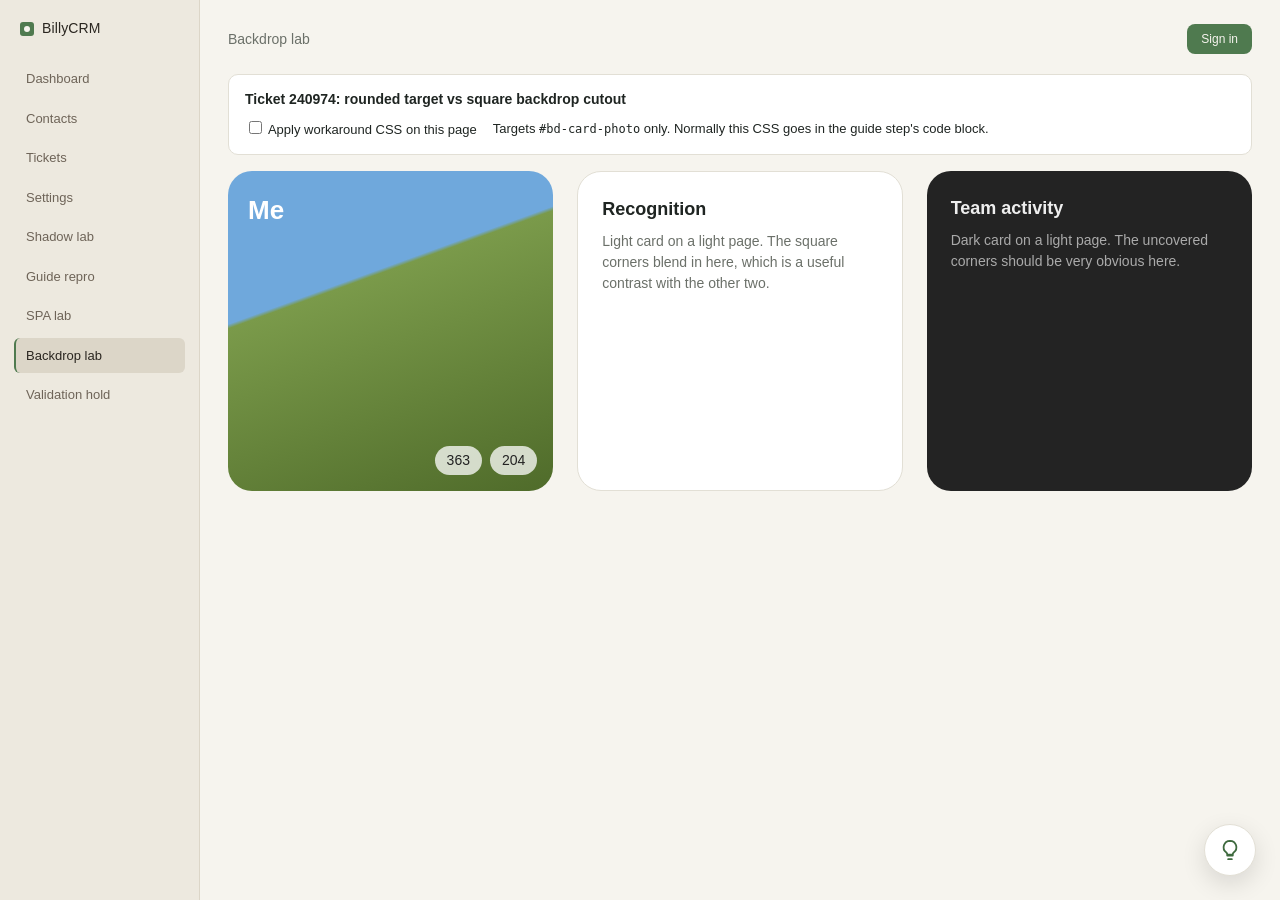
<file: backdrop-lab.html>
<!DOCTYPE html>
<html lang="en">
<head>
<meta charset="UTF-8">
<meta name="viewport" content="width=device-width, initial-scale=1.0">
<script src="assets/theme.js"></script>
<title>Backdrop lab - BillyCRM</title>
<script src="assets/pendoSnippet.js"></script>
<link rel="stylesheet" href="assets/styles.css">
<style>
  /* Ticket 240974 repro: rounded cards + Pendo backdrop "Show target element above backdrop" */
  .lab-panel { background: var(--bg-box); border: 1px solid var(--border-box); border-radius: 10px; padding: 14px 16px; margin-bottom: 16px; }
  .lab-heading { margin: 0 0 8px; font-weight: 600; font-size: 14px; }
  .bd-grid {
    display: grid;
    grid-template-columns: repeat(auto-fill, minmax(260px, 1fr));
    gap: 24px;
    margin-top: 16px;
  }
  .bd-card {
    border-radius: 24px;              /* matches the customer's component radius */
    overflow: hidden;
    background: var(--bg-box);
    border: 1px solid var(--border-box);
    min-height: 240px;
    position: relative;
  }
  /* Photo-style card, like the "Me" card in the customer's screenshot */
  #bd-card-photo {
    background: linear-gradient(160deg, #6fa8dc 0%, #6fa8dc 35%, #7a9a4a 36%, #4f6b2a 100%);
    border: none;
    color: #fff;
    min-height: 320px;
  }
  #bd-card-photo .bd-title {
    position: absolute; top: 20px; left: 20px;
    font-size: 26px; font-weight: 600;
  }
  #bd-card-photo .bd-chips {
    position: absolute; bottom: 16px; right: 16px; display: flex; gap: 8px;
  }
  #bd-card-photo .bd-chip {
    background: rgba(255,255,255,0.75); color: #222;
    border-radius: 999px; padding: 4px 12px; font-size: 14px;
  }
  .bd-card-body { padding: 24px; }
  .bd-card-body h3 { margin: 0 0 8px; font-size: 18px; }
  .bd-card-body p  { margin: 0; color: var(--text-secondary); font-size: 14px; line-height: 1.5; }
  #bd-card-dark { background: #232323; border: none; color: #eee; }
  #bd-card-dark p { color: #aaa; }
  .bd-controls { display: flex; gap: 16px; align-items: center; flex-wrap: wrap; font-size: 13px; }
  .bd-controls code { font-size: 12px; }
</style>
<!-- Workaround CSS, only injected when the toggle below is ticked -->
<style id="bd-workaround" media="not all">
  ._pendo-backdrop,
  [class*="pendo-backdrop"],
  [id*="pendo-backdrop"] {
    background: transparent !important;
  }
  #bd-card-photo {
    z-index: 200001;
    box-shadow: 0 0 0 100vmax rgba(0, 0, 0, 0.5);
  }
</style>
</head>
<body data-page="backdrop-lab">

<div class="app">

  <aside class="sidebar">
    <div class="brand">
      <div class="brand-mark"></div>
      <span class="brand-name">BillyCRM</span>
    </div>
    <a class="nav-item" data-page="dashboard" href="dashboard.html">Dashboard</a>
    <a class="nav-item" data-page="contacts"  href="contacts.html">Contacts</a>
    <a class="nav-item" data-page="tickets"   href="tickets.html">Tickets</a>
    <a class="nav-item" data-page="settings"  href="settings.html">Settings</a>
    <a class="nav-item" data-page="shadow-lab" href="shadow-lab.html">Shadow lab</a>
    <a class="nav-item" data-page="guide-repro" href="guide-repro.html">Guide repro</a>
    <a class="nav-item" data-page="spa-lab" href="spa-lab.html">SPA lab</a>
    <a class="nav-item active" data-page="backdrop-lab" href="backdrop-lab.html">Backdrop lab</a>
    <a class="nav-item" data-page="validation-hold" href="validation-hold.html">Validation hold</a>
  </aside>

  <main class="content">

    <div class="page-header">
      <p class="page-title">Backdrop lab</p>
      <div class="user-menu-container" id="user-menu-wrapper"></div>
    </div>

    <div class="lab-panel">
      <p class="lab-heading">Ticket 240974: rounded target vs square backdrop cutout</p>
      <div class="bd-controls">
        <label><input type="checkbox" id="bd-toggle"> Apply workaround CSS on this page</label>
        <span>Targets <code>#bd-card-photo</code> only. Normally this CSS goes in the guide step&#39;s code block.</span>
      </div>
    </div>

    <div class="bd-grid">
      <div class="bd-card" id="bd-card-photo">
        <div class="bd-title">Me</div>
        <div class="bd-chips"><span class="bd-chip">363</span><span class="bd-chip">204</span></div>
      </div>
      <div class="bd-card" id="bd-card-light">
        <div class="bd-card-body">
          <h3>Recognition</h3>
          <p>Light card on a light page. The square corners blend in here, which is a useful contrast with the other two.</p>
        </div>
      </div>
      <div class="bd-card" id="bd-card-dark">
        <div class="bd-card-body">
          <h3>Team activity</h3>
          <p>Dark card on a light page. The uncovered corners should be very obvious here.</p>
        </div>
      </div>
    </div>

  </main>
</div>

<!-- SIGN-IN MODAL (same markup as the other pages, so pendo.identify still works here) -->
<div class="modal-backdrop" id="signin-modal" hidden>
  <form class="modal" id="signin-form">
    <h3 class="modal-title">Sign in</h3>
    <div class="form-field form-field-required">
      <label for="si-visitor-id">Visitor ID</label>
      <input id="si-visitor-id" name="visitorId" type="text" required autocomplete="off" />
    </div>
    <div class="form-field">
      <label for="si-visitor-name">Visitor name <span class="optional">(optional)</span></label>
      <input id="si-visitor-name" name="visitorName" type="text" autocomplete="off" />
    </div>
    <div class="form-field">
      <label for="si-visitor-email">Visitor email <span class="optional">(optional)</span></label>
      <input id="si-visitor-email" name="visitorEmail" type="email" autocomplete="off" />
    </div>
    <div class="form-field">
      <label for="si-visitor-created">Visitor created at <span class="optional">(optional)</span></label>
      <input id="si-visitor-created" name="visitorCreatedAt" type="datetime-local" />
    </div>
    <div class="form-field form-field-required">
      <label for="si-account-id">Account ID</label>
      <input id="si-account-id" name="accountId" type="text" required autocomplete="off" />
    </div>
    <div class="form-field">
      <label for="si-account-name">Account name <span class="optional">(optional)</span></label>
      <input id="si-account-name" name="accountName" type="text" autocomplete="off" />
    </div>
    <div class="modal-buttons">
      <button type="button" class="secondary" id="cancel-signin">Cancel</button>
      <button type="submit" class="primary">Sign in</button>
    </div>
  </form>
</div>

<script src="assets/app.js"></script>
<script>
  document.getElementById('bd-toggle').addEventListener('change', function (e) {
    document.getElementById('bd-workaround').media = e.target.checked ? 'all' : 'not all';
  });
</script>

<div class="toast-container" id="toast-container"></div>

</body>
</html>
</file>
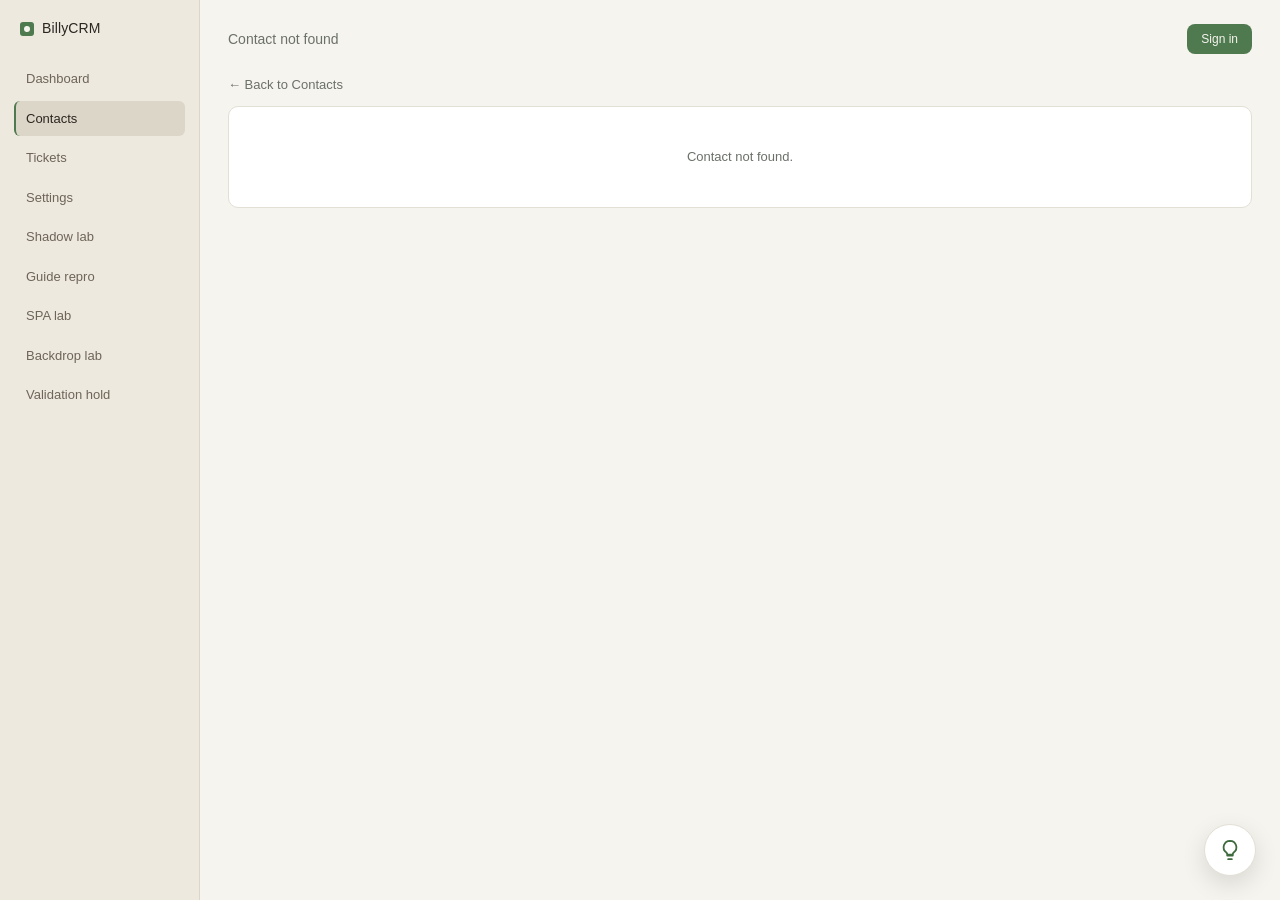
<file: contact-detail.html>
<!DOCTYPE html>
<html lang="en">
<head>
<meta charset="UTF-8">
<meta name="viewport" content="width=device-width, initial-scale=1.0">
<script src="assets/theme.js"></script>
<title>Contact Details - BillyCRM</title>
<script src="assets/pendoSnippet.js"></script>
<!-- Start of d3v-pendo-ts-test Zendesk Widget script -->
<script id="ze-snippet" src="https://static.zdassets.com/ekr/snippet.js?key=70be359a-9c3d-41ee-9923-3011e9451a80"> </script>
<!-- End of d3v-pendo-ts-test Zendesk Widget script -->
<link rel="stylesheet" href="assets/styles.css">
</head>
<body data-page="contact-detail">

<div class="app">

  <aside class="sidebar">
    <div class="brand">
      <div class="brand-mark"></div>
      <span class="brand-name">BillyCRM</span>
    </div>
    <a class="nav-item" data-page="dashboard" href="dashboard.html">Dashboard</a>
    <a class="nav-item active" data-page="contacts"  href="contacts.html">Contacts</a>
    <a class="nav-item" data-page="tickets"   href="tickets.html">Tickets</a>
    <a class="nav-item" data-page="settings"  href="settings.html">Settings</a>
    <a class="nav-item" data-page="shadow-lab" href="shadow-lab.html">Shadow lab</a>
    <a class="nav-item" data-page="guide-repro" href="guide-repro.html">Guide repro</a>
    <a class="nav-item" data-page="spa-lab" href="spa-lab.html">SPA lab</a>
    <a class="nav-item" data-page="backdrop-lab" href="backdrop-lab.html">Backdrop lab</a>
    <a class="nav-item" data-page="validation-hold" href="validation-hold.html">Validation hold</a>
  </aside>

  <main class="content">

    <div class="page-header">
      <p class="page-title" id="page-title">Contacts</p>
      <div class="user-menu-container" id="user-menu-wrapper"></div>
    </div>

    <div id="contact-detail-content"></div>

  </main>
</div>

<!-- CONTACT FORM MODAL -->
<div class="modal-backdrop" id="contact-modal" hidden>
  <form class="modal" id="contact-form">
    <h3 class="modal-title" id="contact-modal-title">Add contact</h3>

    <div class="form-field form-field-required">
      <label for="cf-name">Name</label>
      <input id="cf-name" name="name" type="text" required autocomplete="off" />
    </div>
    <div class="form-field form-field-required">
      <label for="cf-email">Email</label>
      <input id="cf-email" name="email" type="email" required autocomplete="off" />
    </div>
    <div class="form-field form-field-required">
      <label for="cf-company">Company</label>
      <input id="cf-company" name="company" type="text" required autocomplete="off" />
    </div>
    <div class="form-field form-field-required">
      <label for="cf-status">Status</label>
      <select id="cf-status" name="status" required>
        <option value="active">Active</option>
        <option value="pending">Pending</option>
        <option value="inactive">Inactive</option>
      </select>
    </div>
    <div class="form-field">
      <label for="cf-role">Role <span class="optional">(optional)</span></label>
      <input id="cf-role" name="role" type="text" autocomplete="off" />
    </div>
    <div class="form-field">
      <label for="cf-last-contacted">Last contacted <span class="optional">(optional)</span></label>
      <input id="cf-last-contacted" name="lastContacted" type="date" />
    </div>
    <div class="form-field">
      <label for="cf-owner">Owner <span class="optional">(optional)</span></label>
      <input id="cf-owner" name="owner" type="text" autocomplete="off" />
    </div>

    <div class="modal-buttons">
      <button type="button" class="secondary" id="cancel-contact" title="Thumbs Down">Cancel</button>
      <button type="submit" class="primary" id="save-contact">Save contact</button>
    </div>
  </form>
</div>

<!-- SIGN-IN MODAL -->
<div class="modal-backdrop" id="signin-modal" hidden>
  <form class="modal" id="signin-form">
    <h3 class="modal-title">Sign in</h3>
    <p style="margin: 0 0 14px; font-size: 12px; color: var(--text-secondary);">
      Identifies you in BillyCRM and (when Pendo is installed) flows through to <code style="font-family: ui-monospace, SFMono-Regular, Menlo, monospace;">pendo.identify()</code>.
    </p>

    <div class="form-field form-field-required">
      <label for="si-visitor-id">Visitor ID</label>
      <input id="si-visitor-id" name="visitorId" type="text" required autocomplete="off" />
    </div>
    <div class="form-field">
      <label for="si-visitor-name">Visitor name <span class="optional">(optional)</span></label>
      <input id="si-visitor-name" name="visitorName" type="text" autocomplete="off" />
    </div>
    <div class="form-field">
      <label for="si-visitor-email">Visitor email <span class="optional">(optional)</span></label>
      <input id="si-visitor-email" name="visitorEmail" type="email" autocomplete="off" />
    </div>
    <div class="form-field">
      <label for="si-visitor-created">Visitor created at <span class="optional">(optional)</span></label>
      <input id="si-visitor-created" name="visitorCreatedAt" type="datetime-local" />
    </div>
    <div class="form-field form-field-required">
      <label for="si-account-id">Account ID</label>
      <input id="si-account-id" name="accountId" type="text" required autocomplete="off" />
    </div>
    <div class="form-field">
      <label for="si-account-name">Account name <span class="optional">(optional)</span></label>
      <input id="si-account-name" name="accountName" type="text" autocomplete="off" />
    </div>

    <div class="modal-buttons">
      <button type="button" class="secondary" id="cancel-signin">Cancel</button>
      <button type="submit" class="primary">Sign in</button>
    </div>
  </form>
</div>

<script src="assets/app.js"></script>

</body>
</html>
</file>
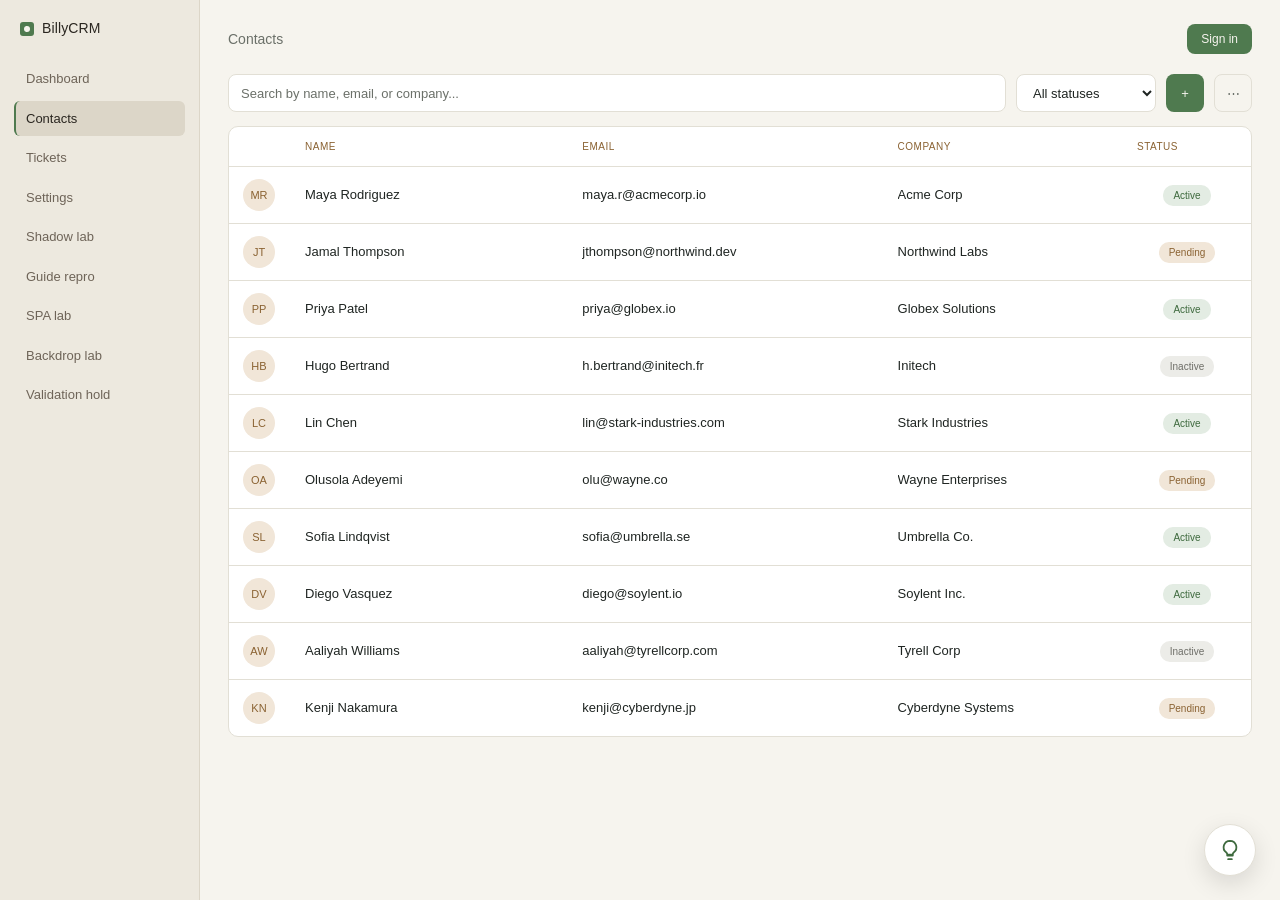
<file: contacts.html>
<!DOCTYPE html>
<html lang="en">
<head>
<meta charset="UTF-8">
<meta name="viewport" content="width=device-width, initial-scale=1.0">
<script src="assets/theme.js"></script>
<title>Contacts - BillyCRM</title>
<script src="assets/pendoSnippet.js"></script>
<!-- Start of d3v-pendo-ts-test Zendesk Widget script -->
<script id="ze-snippet" src="https://static.zdassets.com/ekr/snippet.js?key=70be359a-9c3d-41ee-9923-3011e9451a80"> </script>
<!-- End of d3v-pendo-ts-test Zendesk Widget script -->
<link rel="stylesheet" href="assets/styles.css">
</head>
<body data-page="contacts">

<div class="app">

  <aside class="sidebar">
    <div class="brand">
      <div class="brand-mark"></div>
      <span class="brand-name">BillyCRM</span>
    </div>
    <a class="nav-item" data-page="dashboard" href="dashboard.html">Dashboard</a>
    <a class="nav-item active" data-page="contacts"  href="contacts.html">Contacts</a>
    <a class="nav-item" data-page="tickets"   href="tickets.html">Tickets</a>
    <a class="nav-item" data-page="settings"  href="settings.html">Settings</a>
    <a class="nav-item" data-page="shadow-lab" href="shadow-lab.html">Shadow lab</a>
    <a class="nav-item" data-page="guide-repro" href="guide-repro.html">Guide repro</a>
    <a class="nav-item" data-page="spa-lab" href="spa-lab.html">SPA lab</a>
    <a class="nav-item" data-page="backdrop-lab" href="backdrop-lab.html">Backdrop lab</a>
    <a class="nav-item" data-page="validation-hold" href="validation-hold.html">Validation hold</a>
  </aside>

  <main class="content">

    <div class="page-header">
      <p class="page-title" id="page-title">Contacts</p>
      <div class="user-menu-container" id="user-menu-wrapper"></div>
    </div>

    <div class="page-toolbar">
    <input class="search-input" id="search-input" type="text" placeholder="Search by name, email, or company..." />
      <select class="filter-select" id="status-filter">
          <option value="all">All statuses</option>
          <option value="active">Active</option>
          <option value="pending">Pending</option>
          <option value="inactive">Inactive</option>
      </select>
      <button class="primary icon-button" id="add-contact-button" title="Add contact" aria-label="Add contact">+</button>
      
      <div class="actions-menu-container">
        <button class="secondary icon-button actions-trigger"
              id="contacts-actions-trigger"
              title="More actions"
              aria-label="More actions"
              aria-haspopup="true">⋯</button>
        <div class="actions-dropdown" id="contacts-actions-dropdown" hidden>
          <button class="actions-item" id="contacts-export-csv">Export to CSV</button>
          <button class="actions-item" id="contacts-generate-report">Generate engagement report</button>
        </div>
      </div>
    </div>

    <div class="contacts-table">
    <div class="contacts-table-header">
        <div></div>
        <div>Name</div>
        <div>Email</div>
        <div>Company</div>
        <div>Status</div>
    </div>
    <div id="contacts-tbody"></div>
    </div>
  </main>
</div>

<!-- CONTACT FORM MODAL -->
<div class="modal-backdrop" id="contact-modal" hidden>
  <form class="modal" id="contact-form">
    <h3 class="modal-title" id="contact-modal-title">Add contact</h3>

    <div class="form-field form-field-required">
      <label for="cf-name">Name</label>
      <input id="cf-name" name="name" type="text" required autocomplete="off" />
    </div>
    <div class="form-field form-field-required">
      <label for="cf-email">Email</label>
      <input id="cf-email" name="email" type="email" required autocomplete="off" />
    </div>
    <div class="form-field form-field-required">
      <label for="cf-company">Company</label>
      <input id="cf-company" name="company" type="text" required autocomplete="off" />
    </div>
    <div class="form-field form-field-required">
      <label for="cf-status">Status</label>
      <select id="cf-status" name="status" required>
        <option value="active">Active</option>
        <option value="pending">Pending</option>
        <option value="inactive">Inactive</option>
      </select>
    </div>
    <div class="form-field">
      <label for="cf-role">Role <span class="optional">(optional)</span></label>
      <input id="cf-role" name="role" type="text" autocomplete="off" />
    </div>
    <div class="form-field">
      <label for="cf-last-contacted">Last contacted <span class="optional">(optional)</span></label>
      <input id="cf-last-contacted" name="lastContacted" type="date" />
    </div>
    <div class="form-field">
      <label for="cf-owner">Owner <span class="optional">(optional)</span></label>
      <input id="cf-owner" name="owner" type="text" autocomplete="off" />
    </div>

    <div class="modal-buttons">
      <button type="button" class="secondary" id="cancel-contact" title="Thumbs Down">Cancel</button>
      <button type="submit" class="primary" id="save-contact">Save contact</button>
    </div>
  </form>
</div>

<!-- SIGN-IN MODAL -->
<div class="modal-backdrop" id="signin-modal" hidden>
  <form class="modal" id="signin-form">
    <h3 class="modal-title">Sign in</h3>
    <p style="margin: 0 0 14px; font-size: 12px; color: var(--text-secondary);">
      Identifies you in BillyCRM and (when Pendo is installed) flows through to <code style="font-family: ui-monospace, SFMono-Regular, Menlo, monospace;">pendo.identify()</code>.
    </p>

    <div class="form-field form-field-required">
      <label for="si-visitor-id">Visitor ID</label>
      <input id="si-visitor-id" name="visitorId" type="text" required autocomplete="off" />
    </div>
    <div class="form-field">
      <label for="si-visitor-name">Visitor name <span class="optional">(optional)</span></label>
      <input id="si-visitor-name" name="visitorName" type="text" autocomplete="off" />
    </div>
    <div class="form-field">
      <label for="si-visitor-email">Visitor email <span class="optional">(optional)</span></label>
      <input id="si-visitor-email" name="visitorEmail" type="email" autocomplete="off" />
    </div>
    <div class="form-field">
      <label for="si-visitor-created">Visitor created at <span class="optional">(optional)</span></label>
      <input id="si-visitor-created" name="visitorCreatedAt" type="datetime-local" />
    </div>
    <div class="form-field form-field-required">
      <label for="si-account-id">Account ID</label>
      <input id="si-account-id" name="accountId" type="text" required autocomplete="off" />
    </div>
    <div class="form-field">
      <label for="si-account-name">Account name <span class="optional">(optional)</span></label>
      <input id="si-account-name" name="accountName" type="text" autocomplete="off" />
    </div>

    <div class="modal-buttons">
      <button type="button" class="secondary" id="cancel-signin">Cancel</button>
      <button type="submit" class="primary">Sign in</button>
    </div>
  </form>
</div>

<script src="assets/app.js"></script>

<div class="toast-container" id="toast-container"></div>

</body>
</html>
</file>
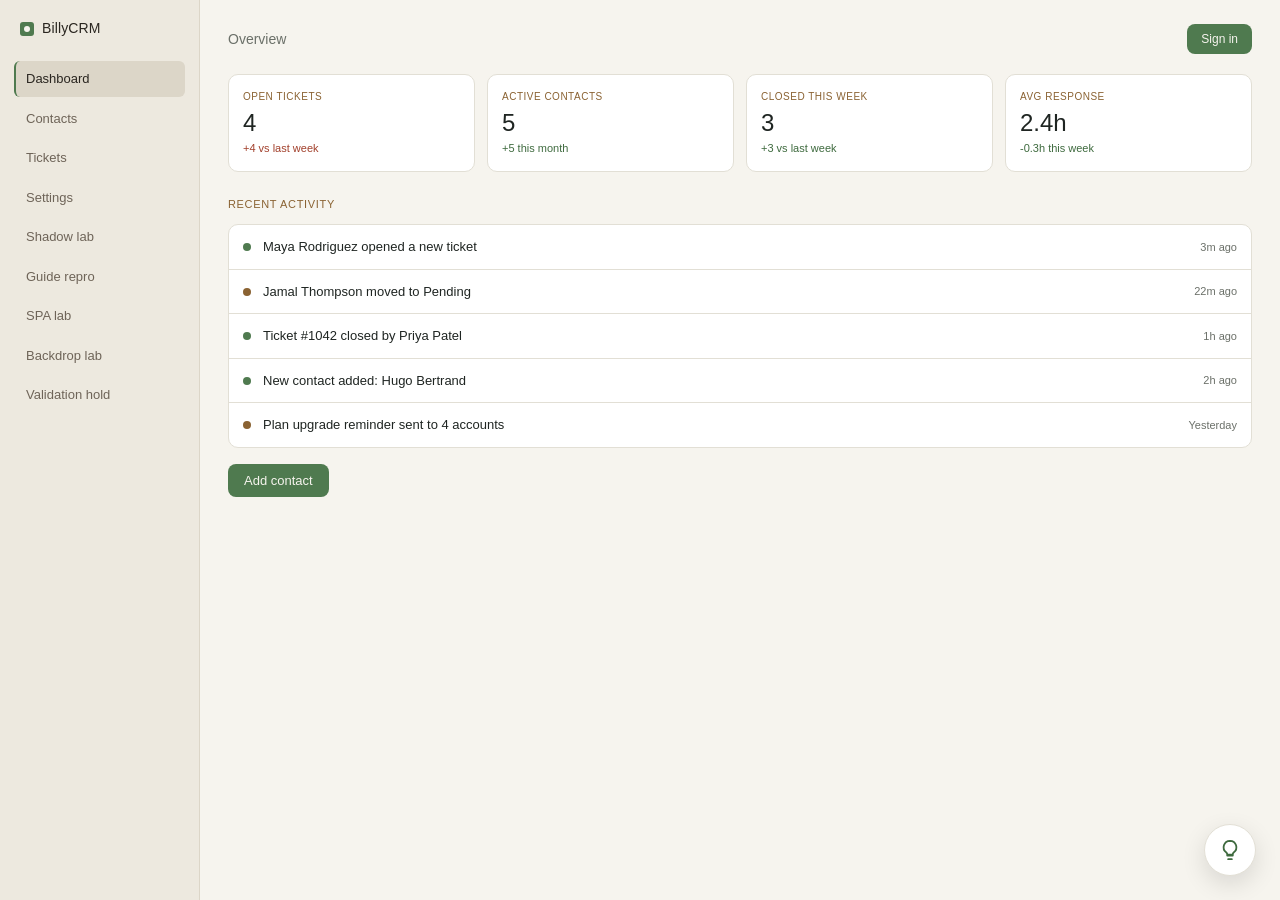
<file: dashboard.html>
<!DOCTYPE html>
<html lang="en">
<head>
<meta charset="UTF-8">
<meta name="viewport" content="width=device-width, initial-scale=1.0">
<script src="assets/theme.js"></script>
<title>Dashboard - BillyCRM</title>
<script src="assets/pendoSnippet.js"></script>
<!-- Start of d3v-pendo-ts-test Zendesk Widget script -->
<script id="ze-snippet" src="https://static.zdassets.com/ekr/snippet.js?key=70be359a-9c3d-41ee-9923-3011e9451a80"> </script>
<!-- End of d3v-pendo-ts-test Zendesk Widget script -->
<link rel="stylesheet" href="assets/styles.css">
</head>
<body data-page="dashboard">

<div class="app">

  <aside class="sidebar">
    <div class="brand">
      <div class="brand-mark"></div>
      <span class="brand-name">BillyCRM</span>
    </div>
    <a class="nav-item active" data-page="dashboard" href="dashboard.html">Dashboard</a>
    <a class="nav-item" data-page="contacts"  href="contacts.html">Contacts</a>
    <a class="nav-item" data-page="tickets"   href="tickets.html">Tickets</a>
    <a class="nav-item" data-page="settings"  href="settings.html">Settings</a>
    <a class="nav-item" data-page="shadow-lab" href="shadow-lab.html">Shadow lab</a>
    <a class="nav-item" data-page="guide-repro" href="guide-repro.html">Guide repro</a>
    <a class="nav-item" data-page="spa-lab" href="spa-lab.html">SPA lab</a>
    <a class="nav-item" data-page="backdrop-lab" href="backdrop-lab.html">Backdrop lab</a>
    <a class="nav-item" data-page="validation-hold" href="validation-hold.html">Validation hold</a>
  </aside>

  <main class="content">

    <div class="page-header">
      <p class="page-title" id="page-title">Overview</p>
      <div class="user-menu-container" id="user-menu-wrapper"></div>
    </div>

    <div class="metric-grid">
      <div class="metric-card">
        <div class="metric-label">Open tickets</div>
        <div class="metric-value" data-metric="openTickets">0</div>
        <div class="metric-trend down">+4 vs last week</div>
      </div>
      <div class="metric-card">
        <div class="metric-label">Active contacts</div>
        <div class="metric-value" data-metric="activeContacts">0</div>
        <div class="metric-trend up">+5 this month</div>
      </div>
      <div class="metric-card">
        <div class="metric-label">Closed this week</div>
        <div class="metric-value" data-metric="closedThisWeek">0</div>
        <div class="metric-trend up">+3 vs last week</div>
      </div>
      <div class="metric-card">
        <div class="metric-label">Avg response</div>
        <div class="metric-value">2.4h</div>
        <div class="metric-trend up">-0.3h this week</div>
      </div>
    </div>

    <div class="section-heading">Recent activity</div>

    <div class="activity-list">
        <div class="activity-row">
        <div class="activity-dot sage"></div>
        <div class="activity-text">Maya Rodriguez opened a new ticket</div>
        <div class="activity-time">3m ago</div>
        </div>
      <div class="activity-row">
        <div class="activity-dot brown"></div>
        <div class="activity-text">Jamal Thompson moved to Pending</div>
        <div class="activity-time">22m ago</div>
      </div>
      <div class="activity-row">
        <div class="activity-dot sage"></div>
        <div class="activity-text">Ticket #1042 closed by Priya Patel</div>
        <div class="activity-time">1h ago</div>
      </div>
      <div class="activity-row">
        <div class="activity-dot sage"></div>
        <div class="activity-text">New contact added: Hugo Bertrand</div>
        <div class="activity-time">2h ago</div>
      </div>
      <div class="activity-row">
        <div class="activity-dot brown"></div>
        <div class="activity-text">Plan upgrade reminder sent to 4 accounts</div>
        <div class="activity-time">Yesterday</div>
      </div>
    </div>

    <div style="margin-top: 16px;">
      <button class="primary" id="add-contact-from-dashboard">Add contact</button>
    </div>

  </main>
</div>

<!-- CONTACT FORM MODAL -->
<div class="modal-backdrop" id="contact-modal" hidden>
  <form class="modal" id="contact-form">
    <h3 class="modal-title" id="contact-modal-title">Add contact</h3>

    <div class="form-field form-field-required">
      <label for="cf-name">Name</label>
      <input id="cf-name" name="name" type="text" required autocomplete="off" />
    </div>
    <div class="form-field form-field-required">
      <label for="cf-email">Email</label>
      <input id="cf-email" name="email" type="email" required autocomplete="off" />
    </div>
    <div class="form-field form-field-required">
      <label for="cf-company">Company</label>
      <input id="cf-company" name="company" type="text" required autocomplete="off" />
    </div>
    <div class="form-field form-field-required">
      <label for="cf-status">Status</label>
      <select id="cf-status" name="status" required>
        <option value="active">Active</option>
        <option value="pending">Pending</option>
        <option value="inactive">Inactive</option>
      </select>
    </div>
    <div class="form-field">
      <label for="cf-role">Role <span class="optional">(optional)</span></label>
      <input id="cf-role" name="role" type="text" autocomplete="off" />
    </div>
    <div class="form-field">
      <label for="cf-last-contacted">Last contacted <span class="optional">(optional)</span></label>
      <input id="cf-last-contacted" name="lastContacted" type="date" />
    </div>
    <div class="form-field">
      <label for="cf-owner">Owner <span class="optional">(optional)</span></label>
      <input id="cf-owner" name="owner" type="text" autocomplete="off" />
    </div>

    <div class="modal-buttons">
      <button type="button" class="secondary" id="cancel-contact" title="Thumbs Down">Cancel</button>
      <button type="submit" class="primary" id="save-contact">Save contact</button>
    </div>
  </form>
</div>

<!-- SIGN-IN MODAL -->
<div class="modal-backdrop" id="signin-modal" hidden>
  <form class="modal" id="signin-form">
    <h3 class="modal-title">Sign in</h3>
    <p style="margin: 0 0 14px; font-size: 12px; color: var(--text-secondary);">
      Identifies you in BillyCRM and (when Pendo is installed) flows through to <code style="font-family: ui-monospace, SFMono-Regular, Menlo, monospace;">pendo.identify()</code>.
    </p>

    <div class="form-field form-field-required">
      <label for="si-visitor-id">Visitor ID</label>
      <input id="si-visitor-id" name="visitorId" type="text" required autocomplete="off" />
    </div>
    <div class="form-field">
      <label for="si-visitor-name">Visitor name <span class="optional">(optional)</span></label>
      <input id="si-visitor-name" name="visitorName" type="text" autocomplete="off" />
    </div>
    <div class="form-field">
      <label for="si-visitor-email">Visitor email <span class="optional">(optional)</span></label>
      <input id="si-visitor-email" name="visitorEmail" type="email" autocomplete="off" />
    </div>
    <div class="form-field">
      <label for="si-visitor-created">Visitor created at <span class="optional">(optional)</span></label>
      <input id="si-visitor-created" name="visitorCreatedAt" type="datetime-local" />
    </div>
    <div class="form-field form-field-required">
      <label for="si-account-id">Account ID</label>
      <input id="si-account-id" name="accountId" type="text" required autocomplete="off" />
    </div>
    <div class="form-field">
      <label for="si-account-name">Account name <span class="optional">(optional)</span></label>
      <input id="si-account-name" name="accountName" type="text" autocomplete="off" />
    </div>

    <div class="modal-buttons">
      <button type="button" class="secondary" id="cancel-signin">Cancel</button>
      <button type="submit" class="primary">Sign in</button>
    </div>
  </form>
</div>

<script src="assets/app.js"></script>

</body>
</html>
</file>
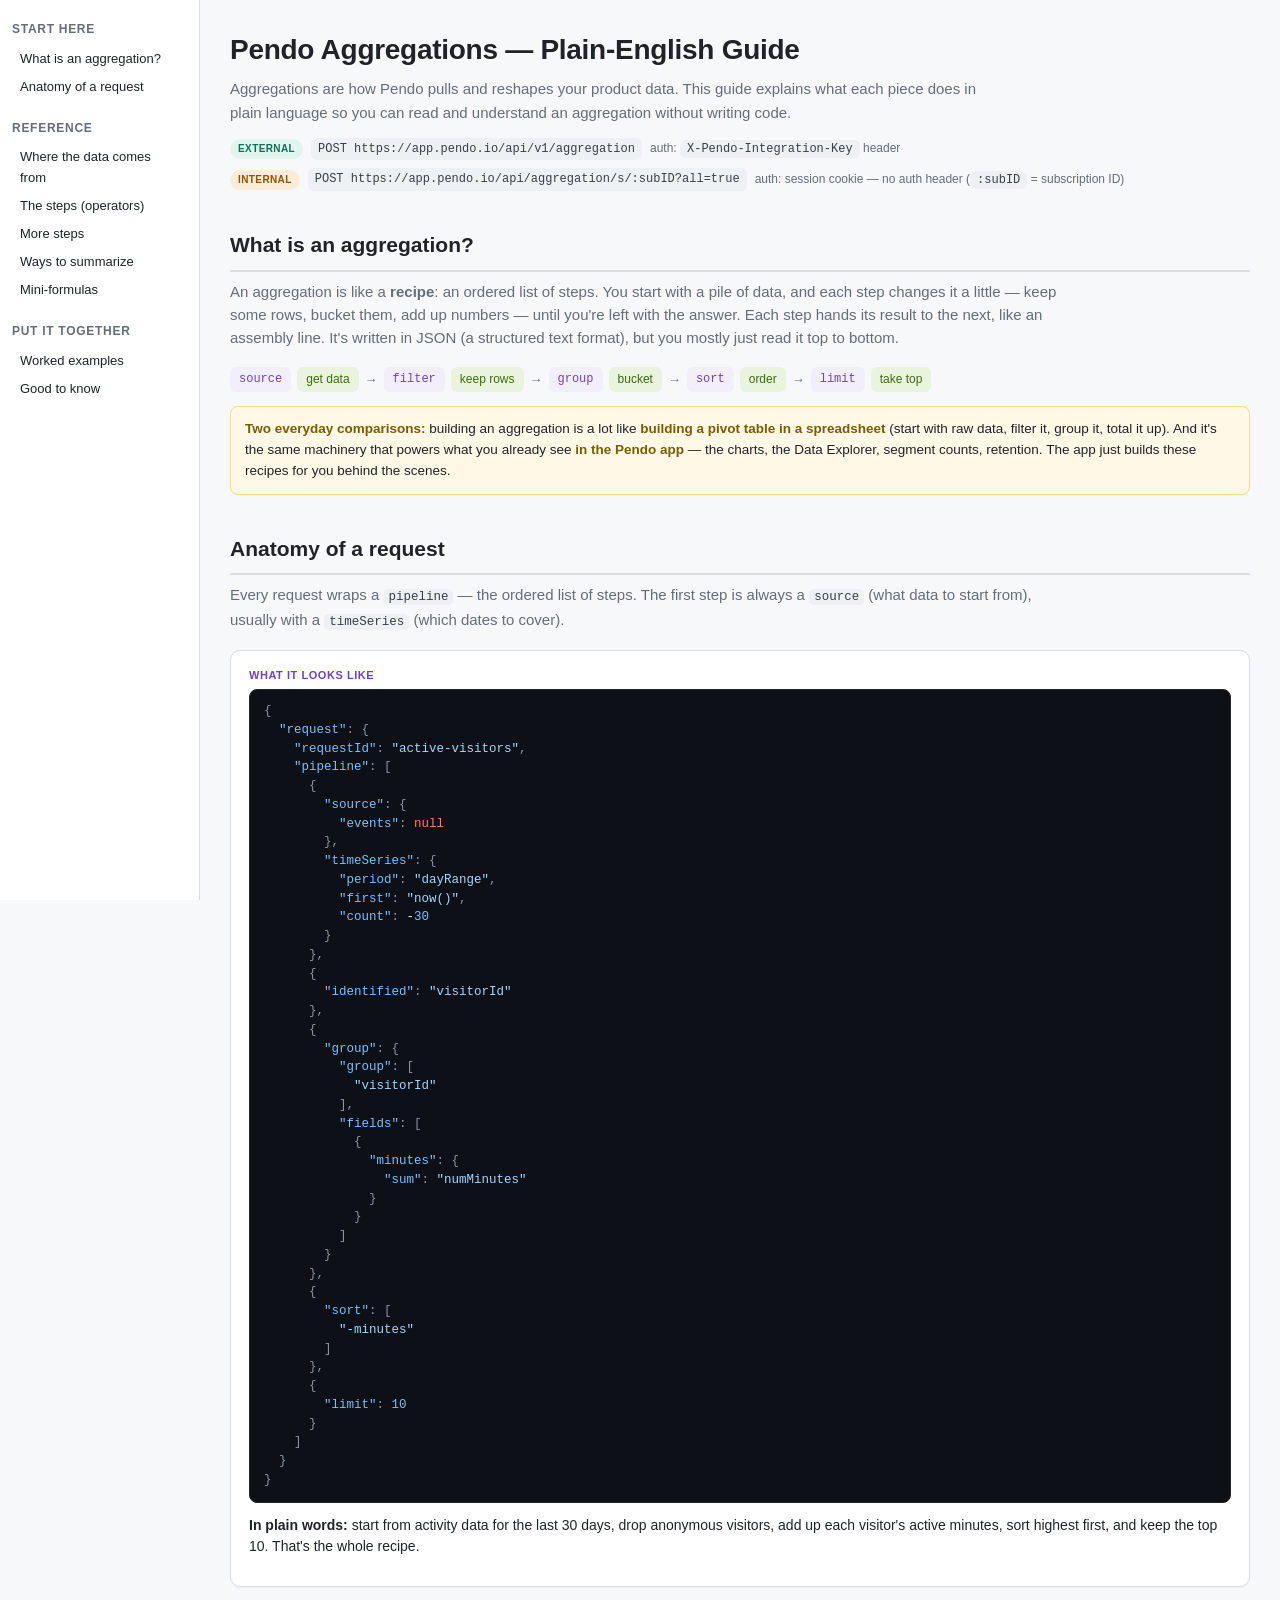
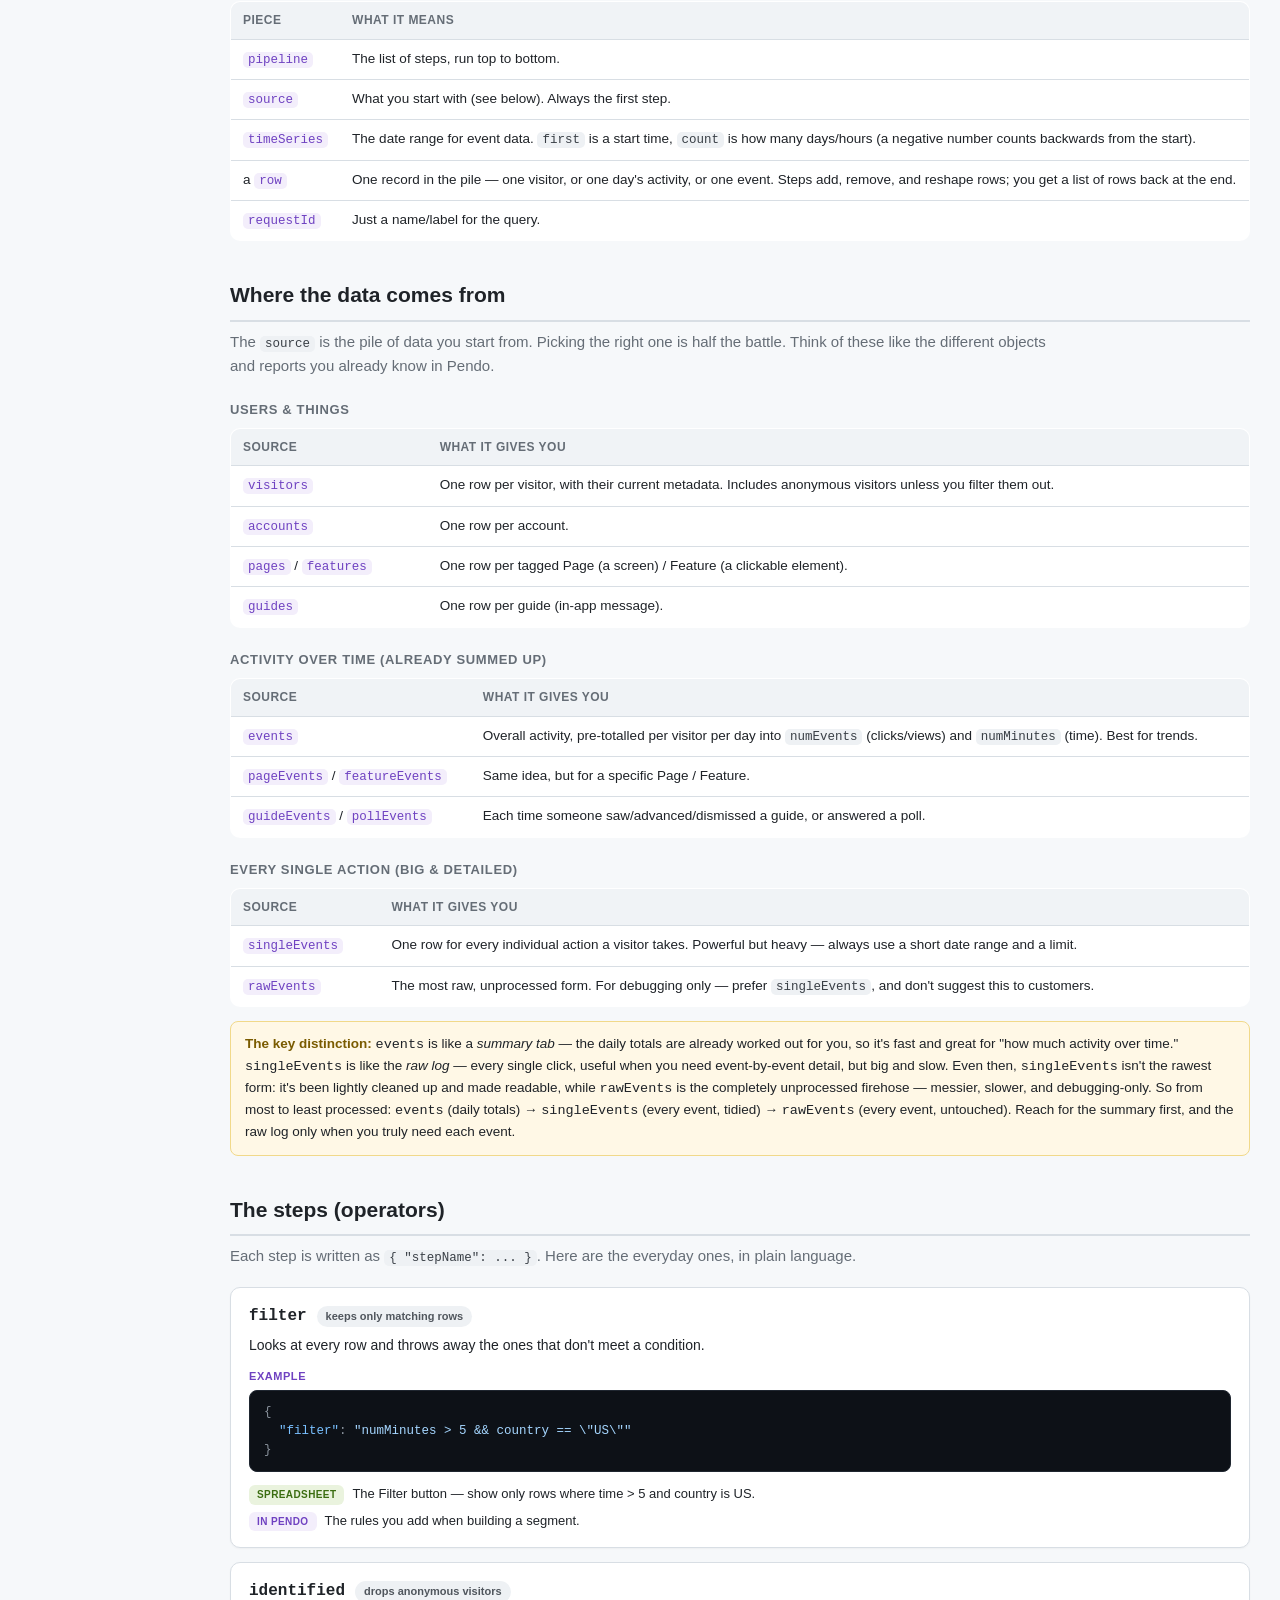
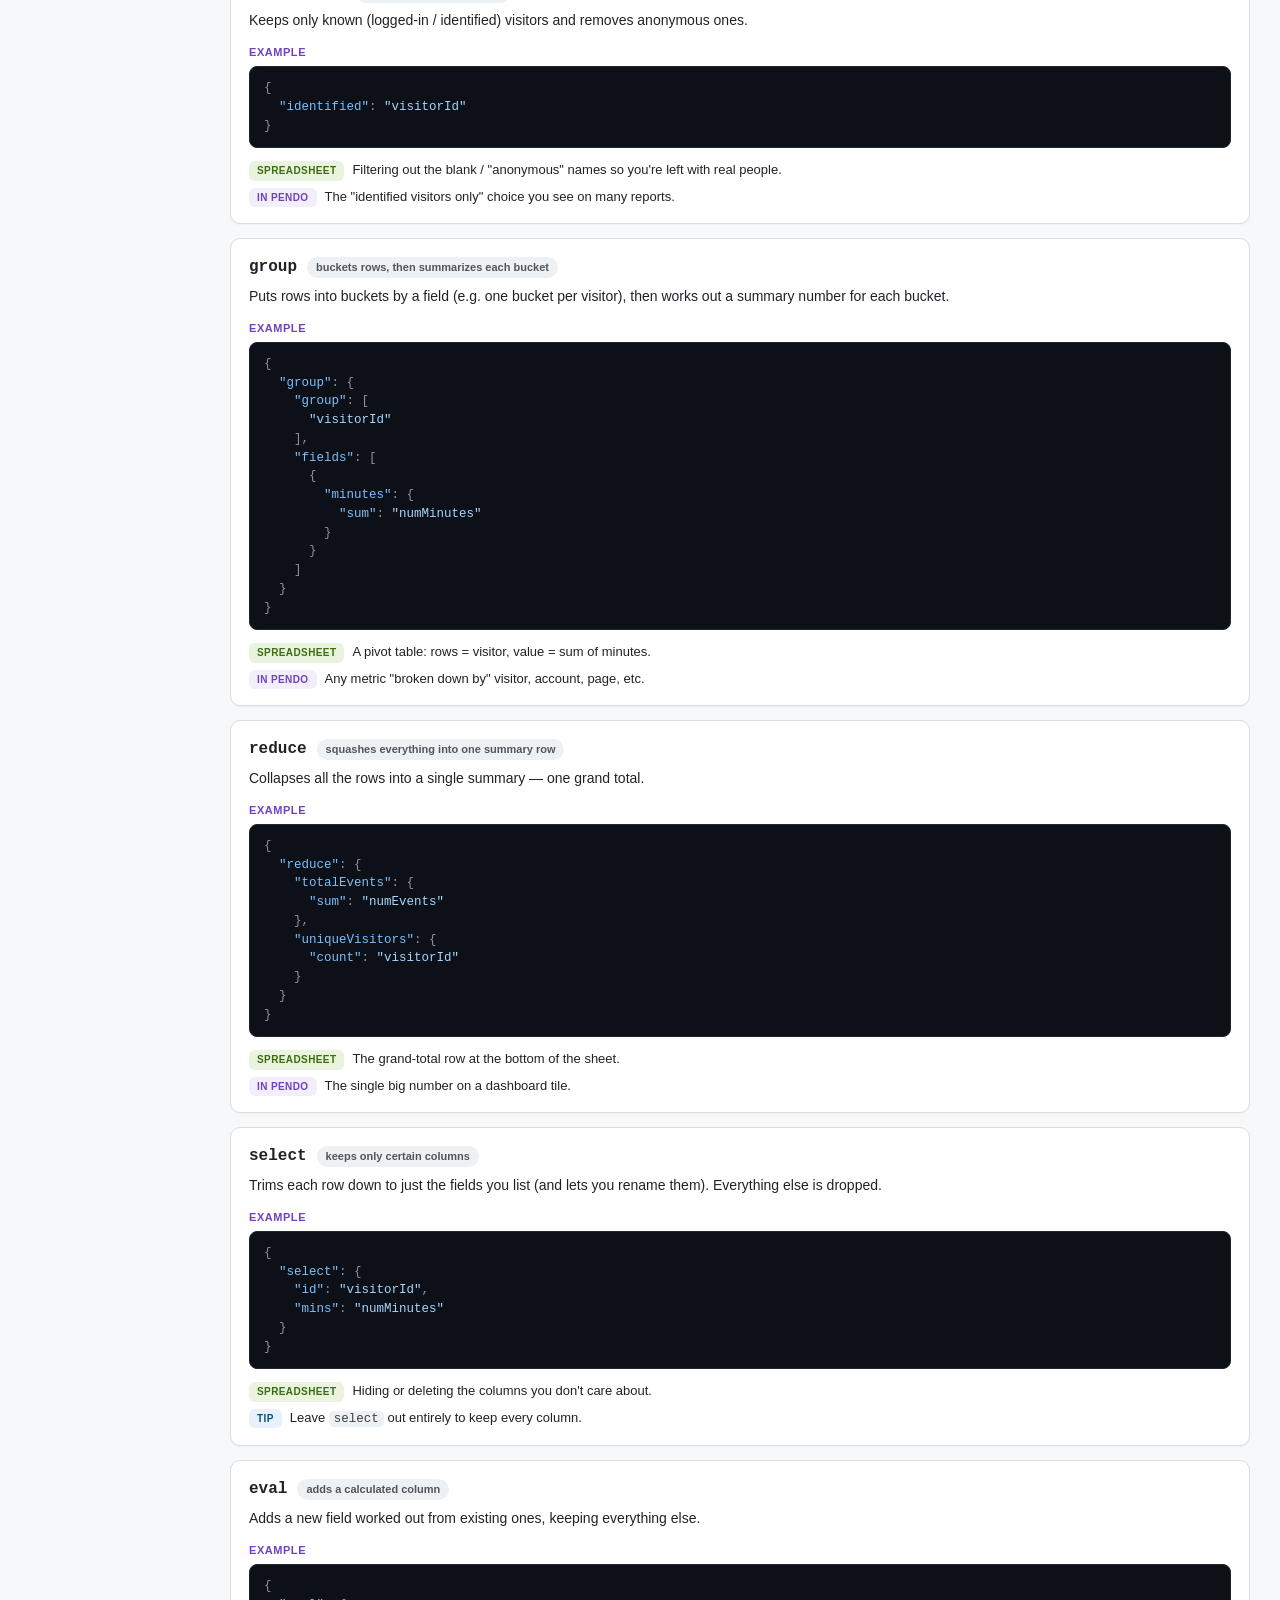
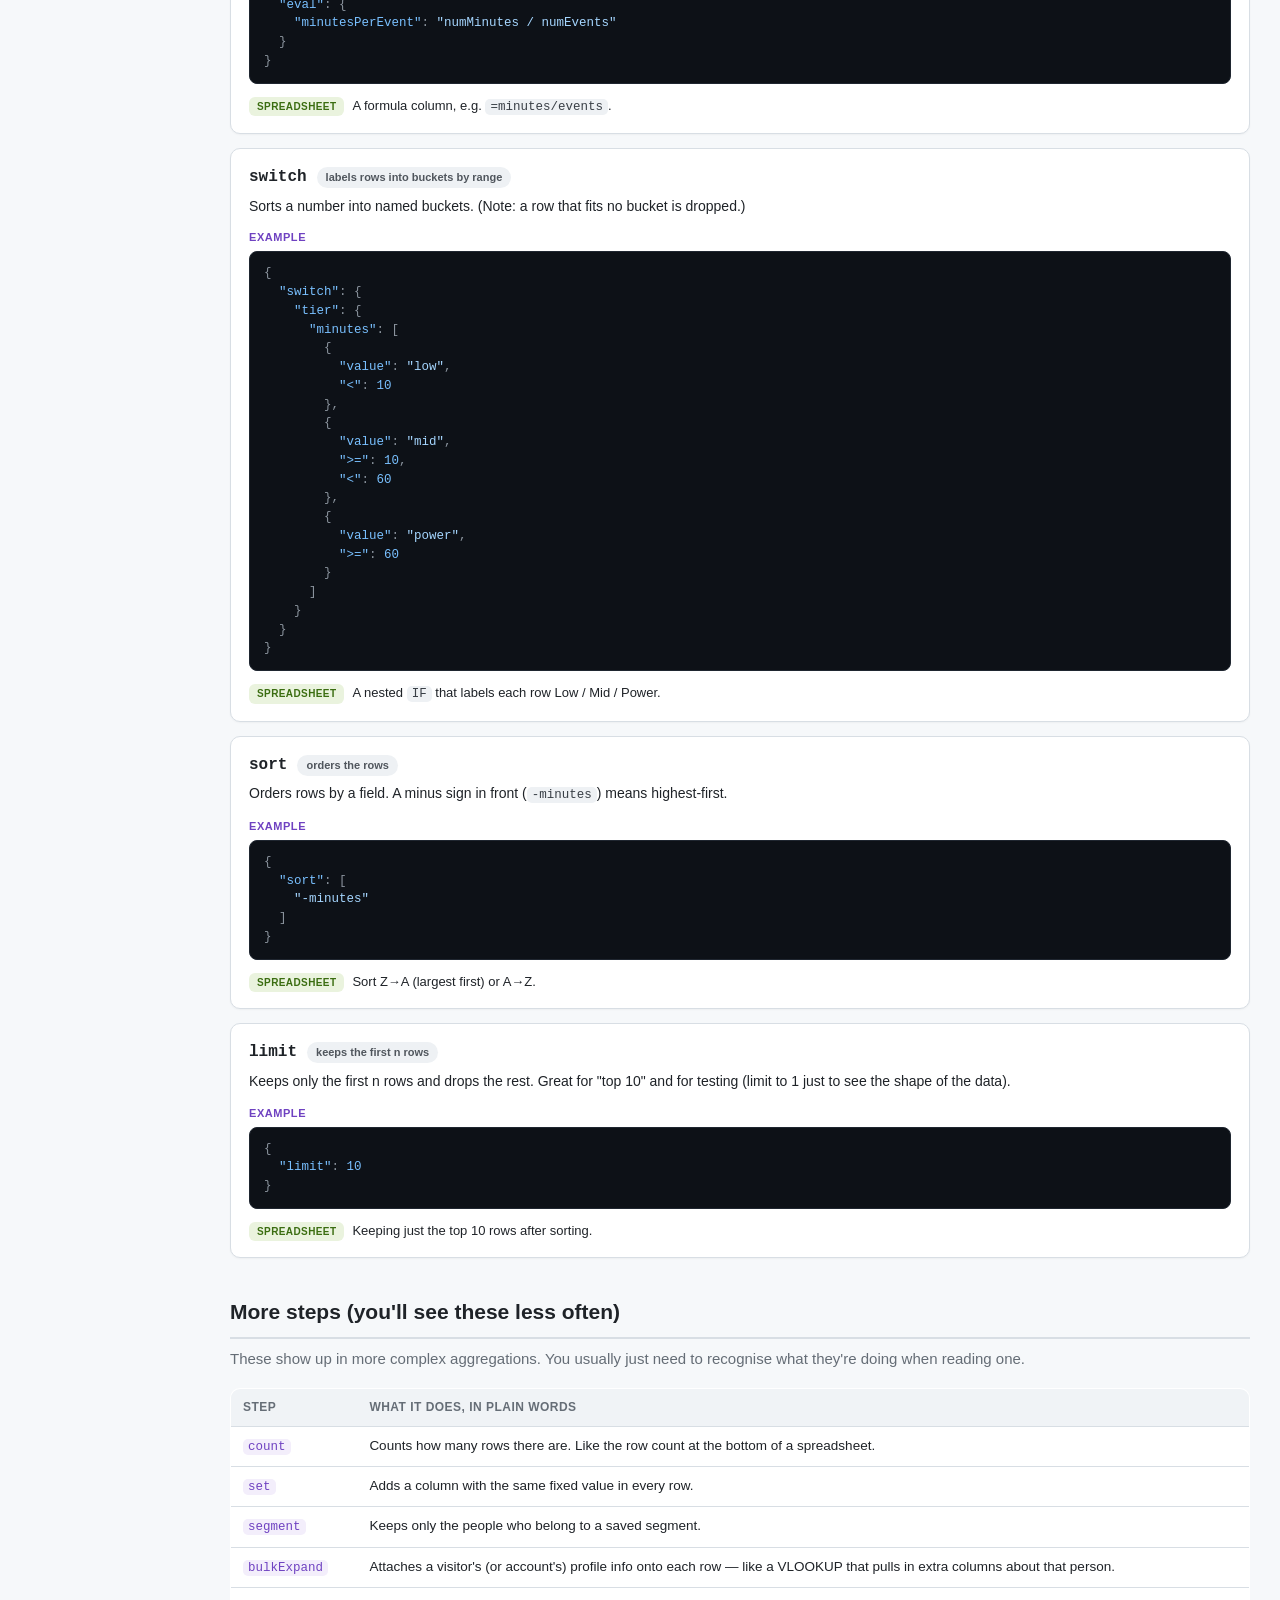
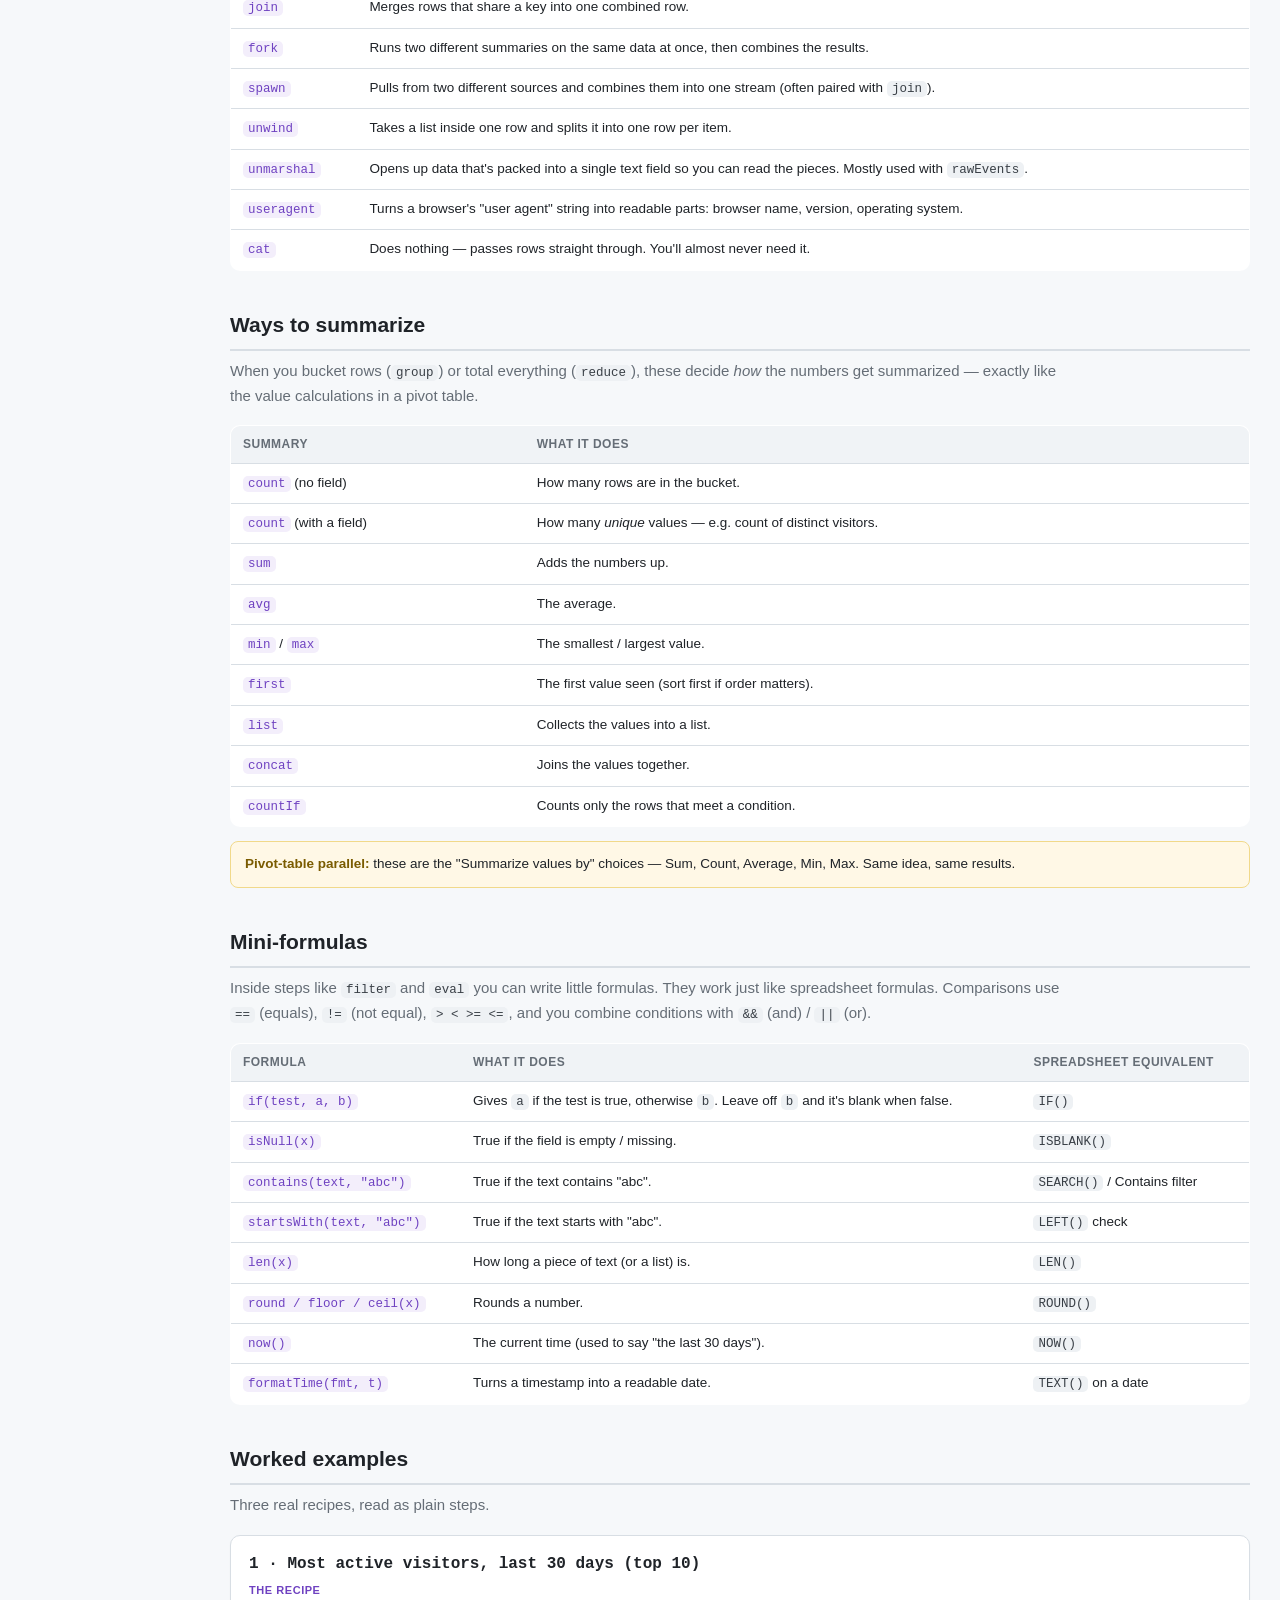
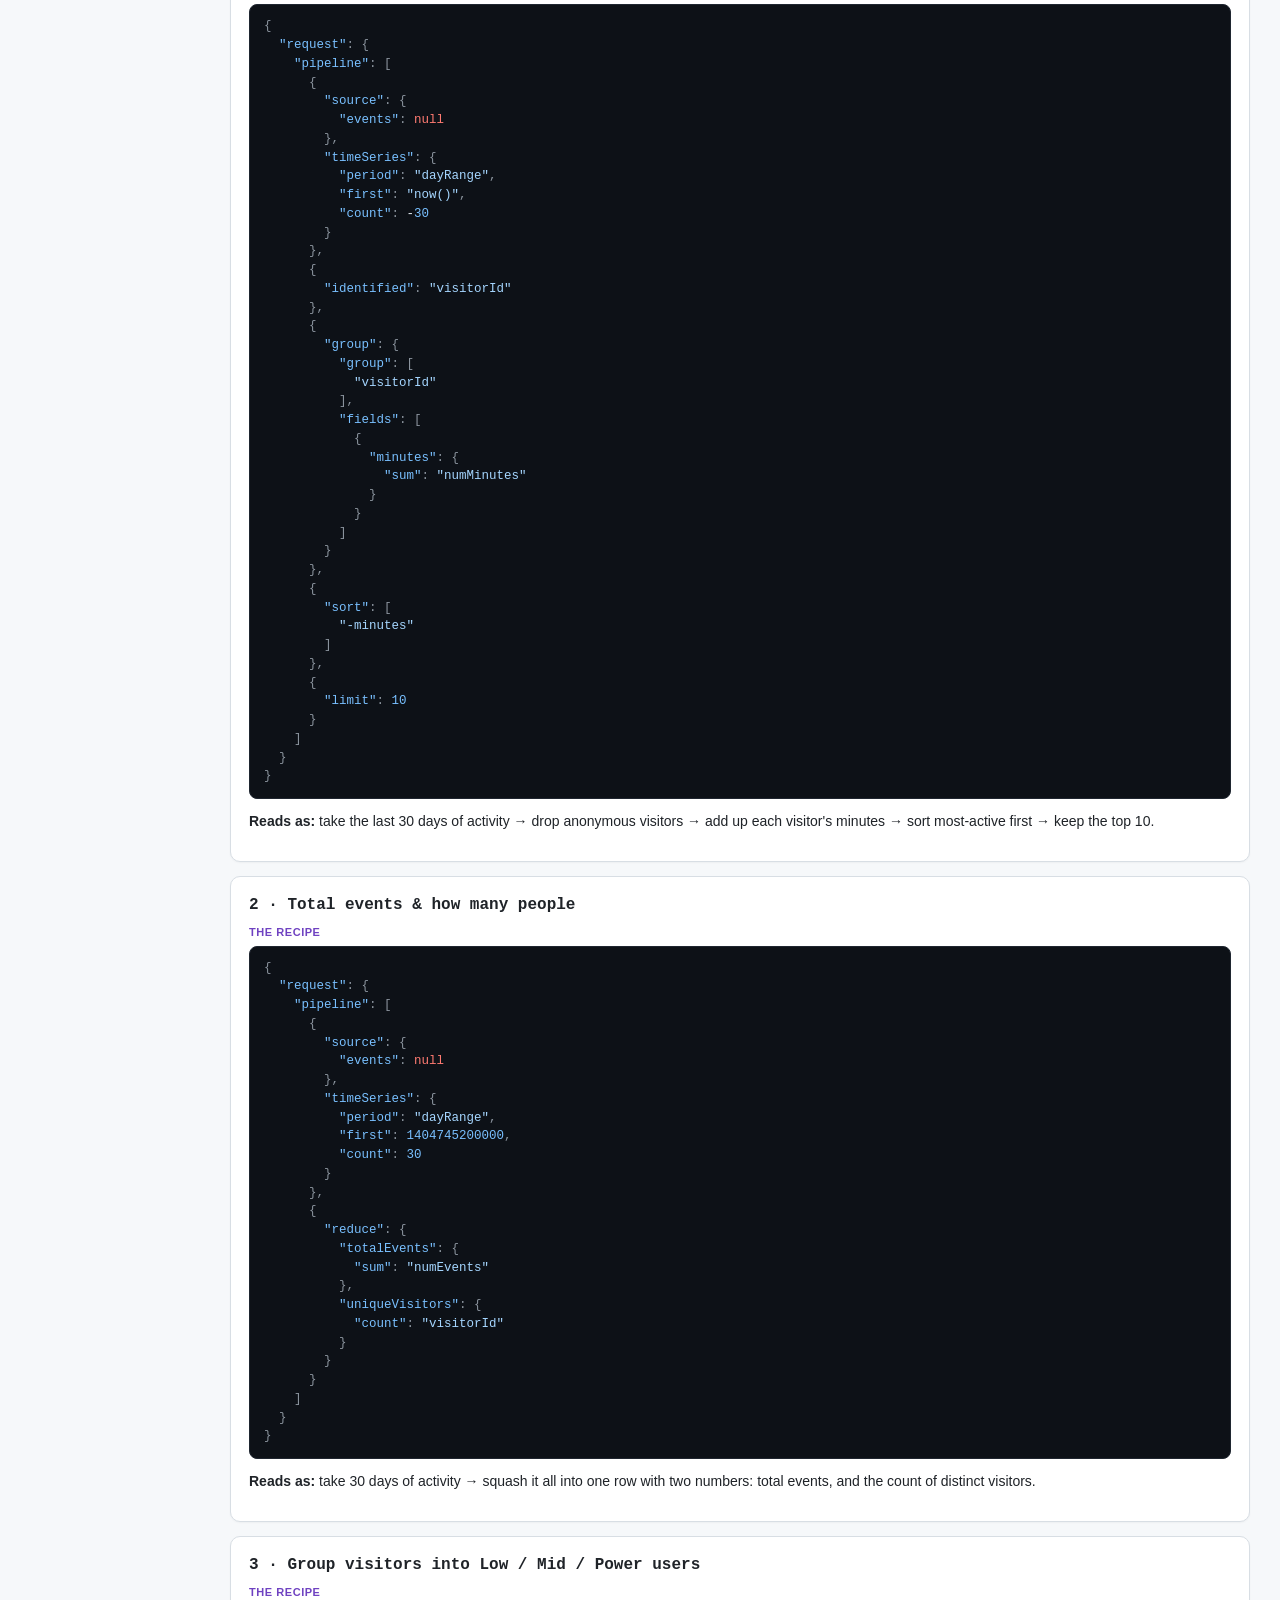
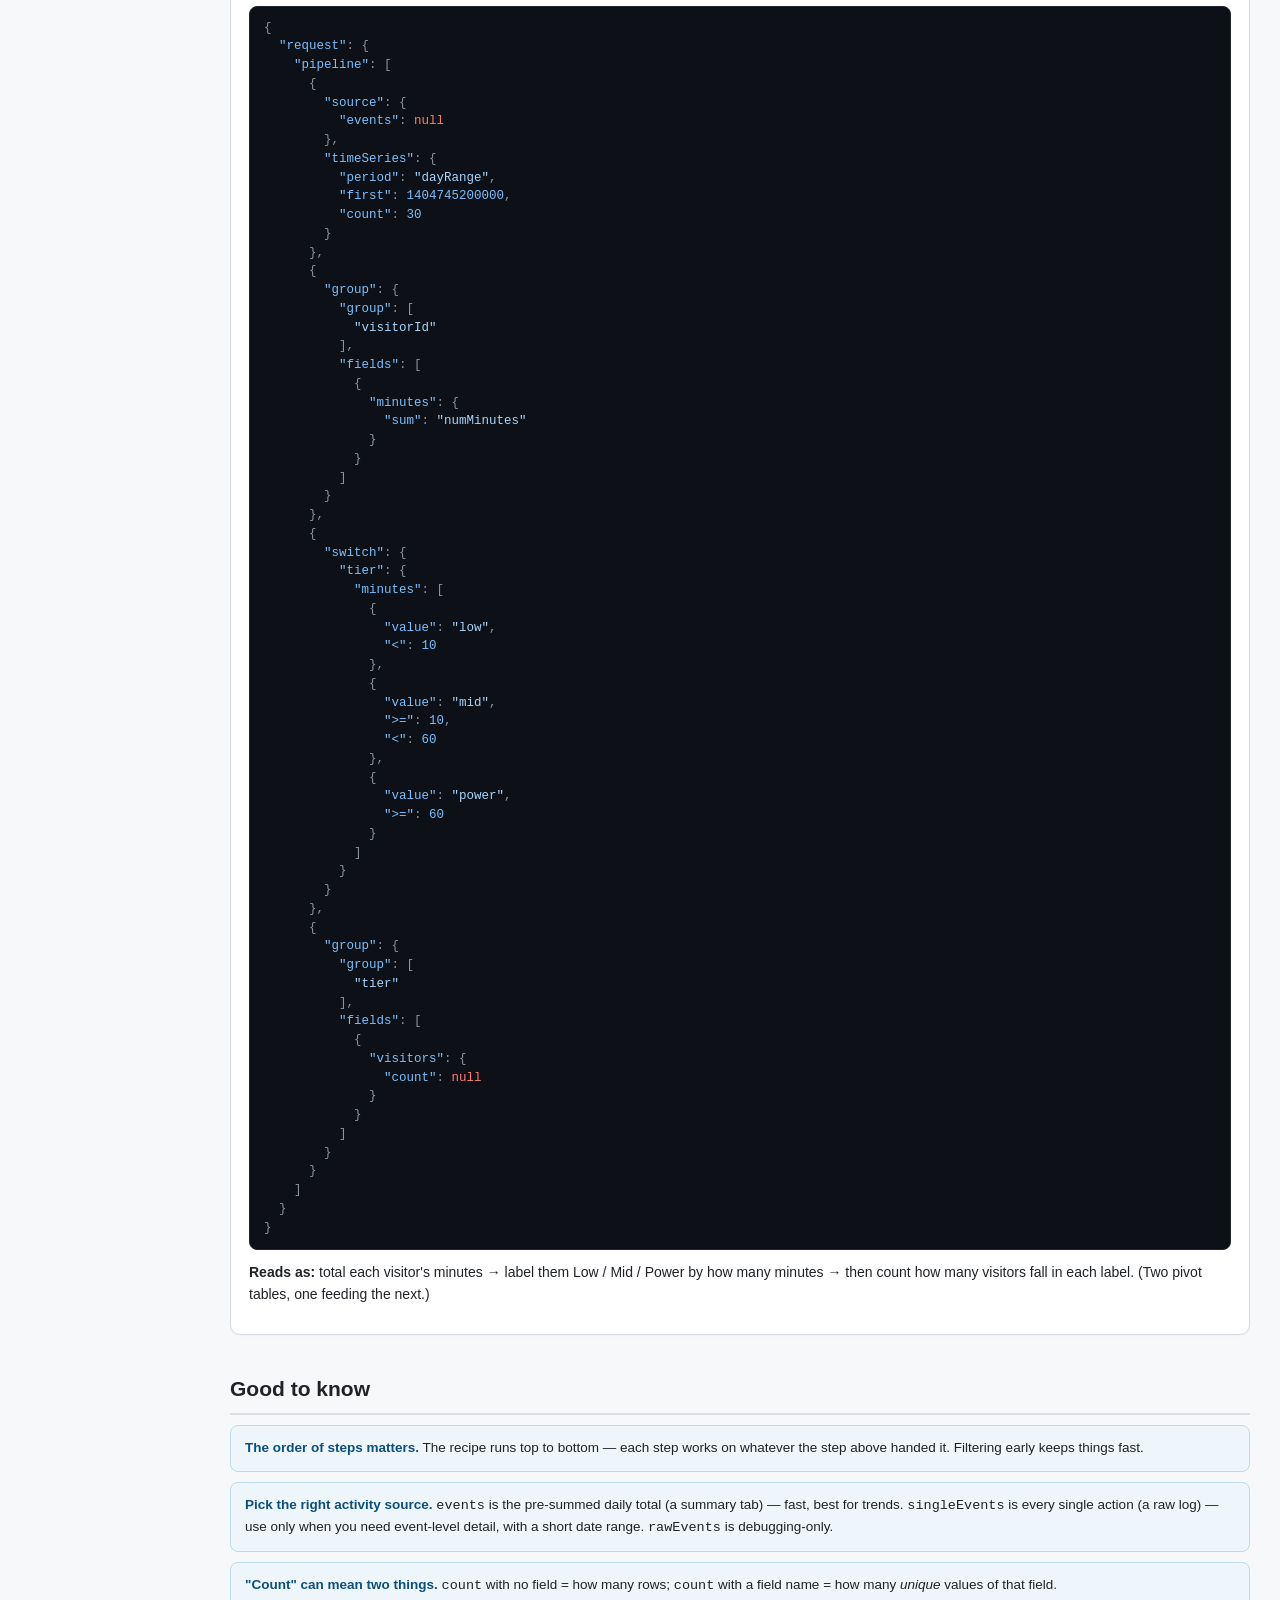
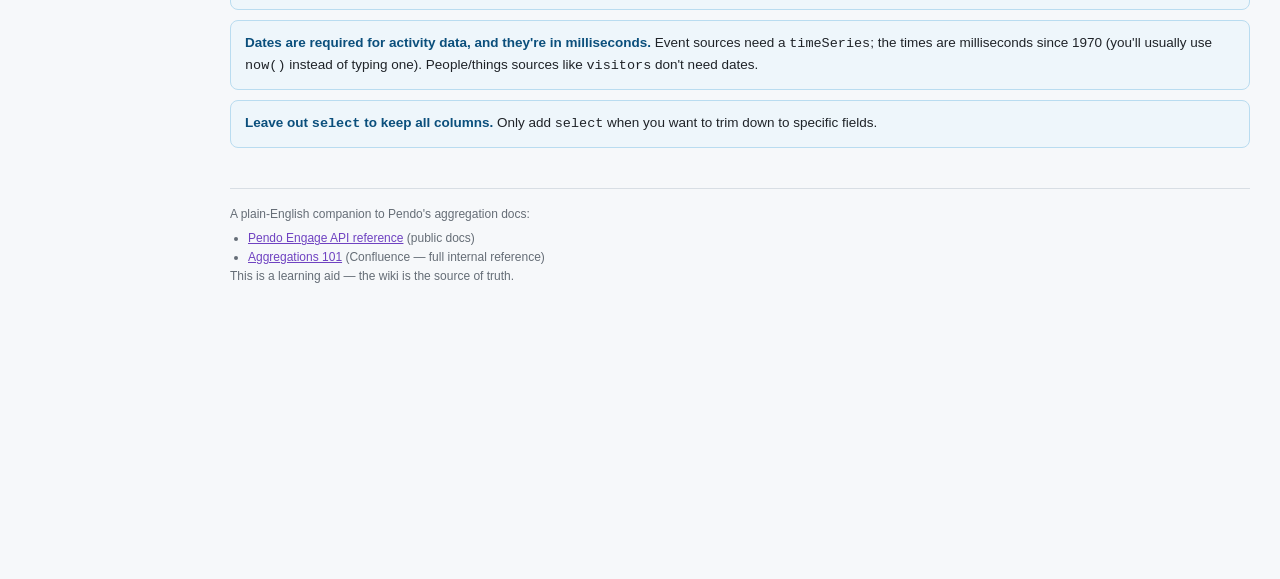
<file: pendo-aggs-plain-guide.html>
<!DOCTYPE html>
<html lang="en">
<head>
<meta charset="utf-8">
<meta name="viewport" content="width=device-width, initial-scale=1">
<title>Pendo Aggregations — Plain-English Guide</title>
<style>
:root {
  color-scheme: light;
  --bg: #f6f8fa;
  --panel: #ffffff;
  --border: #d8dee4;
  --text: #1f2328;
  --muted: #656d76;
  --accent: #6f42c1;
  --accent-soft: #f3eefb;
  --sheet: #3b6d11;
  --sheet-soft: #eaf3de;
  --code-bg: #0d1117;
  --code-text: #e6edf3;
  --c-key: #79c0ff;
  --c-str: #a5d6ff;
  --c-num: #79c0ff;
  --c-punc: #8b949e;
  --c-comment: #8b949e;
  --c-func: #d2a8ff;
  --c-bool: #ff7b72;
}
* { box-sizing: border-box; }
body {
  margin: 0; background: var(--bg); color: var(--text);
  font: 15px/1.55 -apple-system, BlinkMacSystemFont, "Segoe UI", Helvetica, Arial, sans-serif;
}
.wrap { display: grid; grid-template-columns: 200px minmax(0, 1fr); }
nav {
  position: sticky; top: 0; align-self: start; height: 100vh; overflow-y: auto;
  padding: 20px 12px; border-right: 1px solid var(--border); background: var(--panel);
}
nav h2 { font-size: 12px; text-transform: uppercase; letter-spacing: .06em; color: var(--muted); margin: 18px 0 6px; }
nav h2:first-child { margin-top: 0; }
nav a { display: block; color: var(--text); text-decoration: none; padding: 4px 8px; border-radius: 6px; font-size: 13px; }
nav a:hover { background: var(--accent-soft); color: var(--accent); }
main { padding: 28px 30px 80px; min-width: 0; max-width: 1100px; }
header.hero { margin-bottom: 18px; }
header.hero h1 { font-size: 28px; margin: 0 0 6px; letter-spacing: -.01em; }
header.hero p { color: var(--muted); margin: 4px 0; max-width: 780px; }
.endpoints { display: flex; flex-direction: column; gap: 8px; margin-top: 14px; }
.ep { display: flex; flex-wrap: wrap; align-items: center; gap: 8px; font-size: 12.5px; }
.ep code { font-family: "SF Mono", Menlo, Consolas, monospace; background: #eef1f4; padding: 2px 7px; border-radius: 6px; color: #393f46; font-size: 12px; }
.ep-tag { font-size: 10px; font-weight: 700; text-transform: uppercase; letter-spacing: .04em; padding: 2px 8px; border-radius: 999px; }
.ep-tag.ext { background: #e1f5ee; color: #0f6e56; }
.ep-tag.int { background: #faecd9; color: #8a5500; }
.ep-auth { color: var(--muted); font-size: 12px; }
section { margin: 38px 0; scroll-margin-top: 16px; }
section > h2 { font-size: 21px; margin: 0 0 4px; padding-bottom: 8px; border-bottom: 2px solid var(--border); }
section > p.lead { color: var(--muted); margin: 8px 0 18px; max-width: 840px; }
h3.op { font-size: 16px; margin: 0; font-family: "SF Mono", Menlo, Consolas, monospace; }
h4.cat { font-size: 13px; text-transform: uppercase; letter-spacing: .05em; color: var(--muted); margin: 22px 0 8px; }
.card { background: var(--panel); border: 1px solid var(--border); border-radius: 10px; padding: 16px 18px; margin: 14px 0; box-shadow: 0 1px 2px rgba(0,0,0,.04); }
.card .head { display: flex; align-items: baseline; gap: 10px; flex-wrap: wrap; margin-bottom: 6px; }
.tag { font-size: 11px; font-weight: 600; padding: 2px 9px; border-radius: 999px; background: #eef1f4; color: #50565d; }
.does { font-size: 14px; margin: 0 0 12px; }
.codecol .label { font-size: 11px; font-weight: 700; text-transform: uppercase; letter-spacing: .05em; margin: 0 0 5px; color: var(--accent); }
pre { margin: 0; background: var(--code-bg); color: var(--code-text); border-radius: 8px; padding: 12px 14px; overflow-x: auto; font: 12.5px/1.5 "SF Mono", Menlo, Consolas, "Liberation Mono", monospace; border: 1px solid #1f2630; }
pre code { white-space: pre; }
.t-key { color: var(--c-key); } .t-str { color: var(--c-str); } .t-num { color: var(--c-num); }
.t-punc { color: var(--c-punc); } .t-bool { color: var(--c-bool); } .t-func { color: var(--c-func); } .t-comment { color: var(--c-comment); font-style: italic; }
.analogy { display: flex; flex-direction: column; gap: 6px; margin-top: 12px; font-size: 13px; }
.analogy > div { display: flex; gap: 8px; align-items: baseline; }
.analogy .lead { flex: none; font-size: 10px; font-weight: 700; text-transform: uppercase; letter-spacing: .04em; padding: 2px 8px; border-radius: 6px; }
.analogy .sheet .lead { background: var(--sheet-soft); color: var(--sheet); }
.analogy .pendo .lead { background: var(--accent-soft); color: var(--accent); }
.analogy .tip .lead { background: #e6f1fb; color: #0b4f7c; }
table.ref { width: 100%; border-collapse: collapse; background: var(--panel); border: 1px solid var(--border); border-radius: 10px; overflow: hidden; margin-bottom: 6px; }
table.ref th, table.ref td { text-align: left; padding: 9px 12px; border-bottom: 1px solid var(--border); vertical-align: top; font-size: 13.5px; }
table.ref th { background: #f0f3f6; font-size: 12px; text-transform: uppercase; letter-spacing: .04em; color: var(--muted); }
table.ref tr:last-child td { border-bottom: none; }
table.ref code, p code, li code, .does code, .analogy code { font-family: "SF Mono", Menlo, Consolas, monospace; font-size: 12.5px; background: #eef1f4; padding: 1px 5px; border-radius: 5px; color: #393f46; }
table.ref td code.pendo { background: var(--accent-soft); color: var(--accent); }
.note { background: #fff8e6; border: 1px solid #f1d98a; border-radius: 8px; padding: 12px 14px; margin: 14px 0; font-size: 13.5px; }
.note b { color: #7a5b00; }
.clar { background: #eef6fb; border: 1px solid #b9dcf0; border-radius: 8px; padding: 12px 14px; margin: 10px 0; font-size: 13.5px; }
.clar b { color: #0b4f7c; }
footer { color: var(--muted); font-size: 12px; border-top: 1px solid var(--border); padding-top: 16px; margin-top: 40px; }
footer a { color: var(--accent); }
footer ul { margin: 6px 0 0; padding-left: 18px; }
.flow { display:flex; flex-wrap:wrap; gap:6px; align-items:center; margin:10px 0 2px; font-size:13px; }
.flow .step { background:var(--accent-soft); color:var(--accent); border-radius:6px; padding:3px 9px; font-family:"SF Mono",monospace; font-size:12px; }
.flow .plain { background:var(--sheet-soft); color:var(--sheet); border-radius:6px; padding:3px 9px; font-size:12px; }
.flow .arrow { color:var(--muted); }
@media (max-width: 480px) { .wrap { grid-template-columns: 1fr; } nav { position: static; height: auto; border-right: none; border-bottom: 1px solid var(--border); } }
</style>
</head>
<body>
<div class="wrap">
<nav>
  <h2>Start here</h2>
  <a href="#model">What is an aggregation?</a>
  <a href="#anatomy">Anatomy of a request</a>
  <h2>Reference</h2>
  <a href="#sources">Where the data comes from</a>
  <a href="#operators">The steps (operators)</a>
  <a href="#advanced">More steps</a>
  <a href="#aggregators">Ways to summarize</a>
  <a href="#functions">Mini-formulas</a>
  <h2>Put it together</h2>
  <a href="#examples">Worked examples</a>
  <a href="#clarifications">Good to know</a>
</nav>

<main>
<header class="hero">
  <h1>Pendo Aggregations — Plain-English Guide</h1>
  <p>Aggregations are how Pendo pulls and reshapes your product data. This guide explains what each piece does in plain language so you can read and understand an aggregation without writing code.</p>
  <div class="endpoints">
    <div class="ep"><span class="ep-tag ext">External</span> <code>POST https://app.pendo.io/api/v1/aggregation</code> <span class="ep-auth">auth: <code>X-Pendo-Integration-Key</code> header</span></div>
    <div class="ep"><span class="ep-tag int">Internal</span> <code>POST https://app.pendo.io/api/aggregation/s/:subID?all=true</code> <span class="ep-auth">auth: session cookie &mdash; no auth header (<code>:subID</code> = subscription ID)</span></div>
  </div>
</header>

<section id="model">
  <h2>What is an aggregation?</h2>
  <p class="lead">An aggregation is like a <b>recipe</b>: an ordered list of steps. You start with a pile of data, and each step changes it a little &mdash; keep some rows, bucket them, add up numbers &mdash; until you're left with the answer. Each step hands its result to the next, like an assembly line. It's written in JSON (a structured text format), but you mostly just read it top to bottom.</p>
  <div class="flow">
    <span class="step">source</span><span class="plain">get data</span><span class="arrow">&rarr;</span>
    <span class="step">filter</span><span class="plain">keep rows</span><span class="arrow">&rarr;</span>
    <span class="step">group</span><span class="plain">bucket</span><span class="arrow">&rarr;</span>
    <span class="step">sort</span><span class="plain">order</span><span class="arrow">&rarr;</span>
    <span class="step">limit</span><span class="plain">take top</span>
  </div>
  <div class="note"><b>Two everyday comparisons:</b> building an aggregation is a lot like <b>building a pivot table in a spreadsheet</b> (start with raw data, filter it, group it, total it up). And it's the same machinery that powers what you already see <b>in the Pendo app</b> &mdash; the charts, the Data Explorer, segment counts, retention. The app just builds these recipes for you behind the scenes.</div>
</section>

<section id="anatomy">
  <h2>Anatomy of a request</h2>
  <p class="lead">Every request wraps a <code>pipeline</code> &mdash; the ordered list of steps. The first step is always a <code>source</code> (what data to start from), usually with a <code>timeSeries</code> (which dates to cover).</p>
  <div class="card">
    <div class="codecol">
      <p class="label">What it looks like</p>
      <pre><code class="lang-json">{
  "request": {
    "requestId": "active-visitors",
    "pipeline": [
      {
        "source": {
          "events": null
        },
        "timeSeries": {
          "period": "dayRange",
          "first": "now()",
          "count": -30
        }
      },
      {
        "identified": "visitorId"
      },
      {
        "group": {
          "group": [
            "visitorId"
          ],
          "fields": [
            {
              "minutes": {
                "sum": "numMinutes"
              }
            }
          ]
        }
      },
      {
        "sort": [
          "-minutes"
        ]
      },
      {
        "limit": 10
      }
    ]
  }
}</code></pre>
    </div>
    <p class="does" style="margin-top:12px"><b>In plain words:</b> start from activity data for the last 30 days, drop anonymous visitors, add up each visitor's active minutes, sort highest first, and keep the top 10. That's the whole recipe.</p>
  </div>
  <table class="ref">
    <tr><th>Piece</th><th>What it means</th></tr>
    <tr><td><code class="pendo">pipeline</code></td><td>The list of steps, run top to bottom.</td></tr>
    <tr><td><code class="pendo">source</code></td><td>What you start with (see below). Always the first step.</td></tr>
    <tr><td><code class="pendo">timeSeries</code></td><td>The date range for event data. <code>first</code> is a start time, <code>count</code> is how many days/hours (a negative number counts backwards from the start).</td></tr>
    <tr><td>a <code class="pendo">row</code></td><td>One record in the pile &mdash; one visitor, or one day's activity, or one event. Steps add, remove, and reshape rows; you get a list of rows back at the end.</td></tr>
    <tr><td><code class="pendo">requestId</code></td><td>Just a name/label for the query.</td></tr>
  </table>
</section>

<section id="sources">
  <h2>Where the data comes from</h2>
  <p class="lead">The <code>source</code> is the pile of data you start from. Picking the right one is half the battle. Think of these like the different objects and reports you already know in Pendo.</p>

  <h4 class="cat">Users &amp; things</h4>
  <table class="ref">
    <tr><th>Source</th><th>What it gives you</th></tr>
    <tr><td><code class="pendo">visitors</code></td><td>One row per visitor, with their current metadata. Includes anonymous visitors unless you filter them out.</td></tr>
    <tr><td><code class="pendo">accounts</code></td><td>One row per account.</td></tr>
    <tr><td><code class="pendo">pages</code> / <code class="pendo">features</code></td><td>One row per tagged Page (a screen) / Feature (a clickable element).</td></tr>
    <tr><td><code class="pendo">guides</code></td><td>One row per guide (in-app message).</td></tr>
  </table>

  <h4 class="cat">Activity over time (already summed up)</h4>
  <table class="ref">
    <tr><th>Source</th><th>What it gives you</th></tr>
    <tr><td><code class="pendo">events</code></td><td>Overall activity, pre-totalled per visitor per day into <code>numEvents</code> (clicks/views) and <code>numMinutes</code> (time). Best for trends.</td></tr>
    <tr><td><code class="pendo">pageEvents</code> / <code class="pendo">featureEvents</code></td><td>Same idea, but for a specific Page / Feature.</td></tr>
    <tr><td><code class="pendo">guideEvents</code> / <code class="pendo">pollEvents</code></td><td>Each time someone saw/advanced/dismissed a guide, or answered a poll.</td></tr>
  </table>

  <h4 class="cat">Every single action (big &amp; detailed)</h4>
  <table class="ref">
    <tr><th>Source</th><th>What it gives you</th></tr>
    <tr><td><code class="pendo">singleEvents</code></td><td>One row for every individual action a visitor takes. Powerful but heavy &mdash; always use a short date range and a limit.</td></tr>
    <tr><td><code class="pendo">rawEvents</code></td><td>The most raw, unprocessed form. For debugging only &mdash; prefer <code>singleEvents</code>, and don't suggest this to customers.</td></tr>
  </table>

  <div class="note"><b>The key distinction:</b> <code>events</code> is like a <i>summary tab</i> &mdash; the daily totals are already worked out for you, so it's fast and great for "how much activity over time." <code>singleEvents</code> is like the <i>raw log</i> &mdash; every single click, useful when you need event-by-event detail, but big and slow. Even then, <code>singleEvents</code> isn't the rawest form: it's been lightly cleaned up and made readable, while <code>rawEvents</code> is the completely unprocessed firehose &mdash; messier, slower, and debugging-only. So from most to least processed: <code>events</code> (daily totals) &rarr; <code>singleEvents</code> (every event, tidied) &rarr; <code>rawEvents</code> (every event, untouched). Reach for the summary first, and the raw log only when you truly need each event.</div>
</section>

<section id="operators">
  <h2>The steps (operators)</h2>
  <p class="lead">Each step is written as <code>{ "stepName": ... }</code>. Here are the everyday ones, in plain language.</p>

  <div class="card">
    <div class="head"><h3 class="op">filter</h3><span class="tag">keeps only matching rows</span></div>
    <p class="does">Looks at every row and throws away the ones that don't meet a condition.</p>
    <div class="codecol"><p class="label">Example</p><pre><code class="lang-json">{
  "filter": "numMinutes &gt; 5 &amp;&amp; country == \"US\""
}</code></pre></div>
    <div class="analogy">
      <div class="sheet"><span class="lead">Spreadsheet</span><span>The Filter button &mdash; show only rows where time &gt; 5 and country is US.</span></div>
      <div class="pendo"><span class="lead">In Pendo</span><span>The rules you add when building a segment.</span></div>
    </div>
  </div>

  <div class="card">
    <div class="head"><h3 class="op">identified</h3><span class="tag">drops anonymous visitors</span></div>
    <p class="does">Keeps only known (logged-in / identified) visitors and removes anonymous ones.</p>
    <div class="codecol"><p class="label">Example</p><pre><code class="lang-json">{
  "identified": "visitorId"
}</code></pre></div>
    <div class="analogy">
      <div class="sheet"><span class="lead">Spreadsheet</span><span>Filtering out the blank / "anonymous" names so you're left with real people.</span></div>
      <div class="pendo"><span class="lead">In Pendo</span><span>The "identified visitors only" choice you see on many reports.</span></div>
    </div>
  </div>

  <div class="card">
    <div class="head"><h3 class="op">group</h3><span class="tag">buckets rows, then summarizes each bucket</span></div>
    <p class="does">Puts rows into buckets by a field (e.g. one bucket per visitor), then works out a summary number for each bucket.</p>
    <div class="codecol"><p class="label">Example</p><pre><code class="lang-json">{
  "group": {
    "group": [
      "visitorId"
    ],
    "fields": [
      {
        "minutes": {
          "sum": "numMinutes"
        }
      }
    ]
  }
}</code></pre></div>
    <div class="analogy">
      <div class="sheet"><span class="lead">Spreadsheet</span><span>A pivot table: rows = visitor, value = sum of minutes.</span></div>
      <div class="pendo"><span class="lead">In Pendo</span><span>Any metric "broken down by" visitor, account, page, etc.</span></div>
    </div>
  </div>

  <div class="card">
    <div class="head"><h3 class="op">reduce</h3><span class="tag">squashes everything into one summary row</span></div>
    <p class="does">Collapses all the rows into a single summary &mdash; one grand total.</p>
    <div class="codecol"><p class="label">Example</p><pre><code class="lang-json">{
  "reduce": {
    "totalEvents": {
      "sum": "numEvents"
    },
    "uniqueVisitors": {
      "count": "visitorId"
    }
  }
}</code></pre></div>
    <div class="analogy">
      <div class="sheet"><span class="lead">Spreadsheet</span><span>The grand-total row at the bottom of the sheet.</span></div>
      <div class="pendo"><span class="lead">In Pendo</span><span>The single big number on a dashboard tile.</span></div>
    </div>
  </div>

  <div class="card">
    <div class="head"><h3 class="op">select</h3><span class="tag">keeps only certain columns</span></div>
    <p class="does">Trims each row down to just the fields you list (and lets you rename them). Everything else is dropped.</p>
    <div class="codecol"><p class="label">Example</p><pre><code class="lang-json">{
  "select": {
    "id": "visitorId",
    "mins": "numMinutes"
  }
}</code></pre></div>
    <div class="analogy">
      <div class="sheet"><span class="lead">Spreadsheet</span><span>Hiding or deleting the columns you don't care about.</span></div>
      <div class="tip"><span class="lead">Tip</span><span>Leave <code>select</code> out entirely to keep every column.</span></div>
    </div>
  </div>

  <div class="card">
    <div class="head"><h3 class="op">eval</h3><span class="tag">adds a calculated column</span></div>
    <p class="does">Adds a new field worked out from existing ones, keeping everything else.</p>
    <div class="codecol"><p class="label">Example</p><pre><code class="lang-json">{
  "eval": {
    "minutesPerEvent": "numMinutes / numEvents"
  }
}</code></pre></div>
    <div class="analogy">
      <div class="sheet"><span class="lead">Spreadsheet</span><span>A formula column, e.g. <code>=minutes/events</code>.</span></div>
    </div>
  </div>

  <div class="card">
    <div class="head"><h3 class="op">switch</h3><span class="tag">labels rows into buckets by range</span></div>
    <p class="does">Sorts a number into named buckets. (Note: a row that fits no bucket is dropped.)</p>
    <div class="codecol"><p class="label">Example</p><pre><code class="lang-json">{
  "switch": {
    "tier": {
      "minutes": [
        {
          "value": "low",
          "&lt;": 10
        },
        {
          "value": "mid",
          "&gt;=": 10,
          "&lt;": 60
        },
        {
          "value": "power",
          "&gt;=": 60
        }
      ]
    }
  }
}</code></pre></div>
    <div class="analogy">
      <div class="sheet"><span class="lead">Spreadsheet</span><span>A nested <code>IF</code> that labels each row Low / Mid / Power.</span></div>
    </div>
  </div>

  <div class="card">
    <div class="head"><h3 class="op">sort</h3><span class="tag">orders the rows</span></div>
    <p class="does">Orders rows by a field. A minus sign in front (<code>-minutes</code>) means highest-first.</p>
    <div class="codecol"><p class="label">Example</p><pre><code class="lang-json">{
  "sort": [
    "-minutes"
  ]
}</code></pre></div>
    <div class="analogy">
      <div class="sheet"><span class="lead">Spreadsheet</span><span>Sort Z&rarr;A (largest first) or A&rarr;Z.</span></div>
    </div>
  </div>

  <div class="card">
    <div class="head"><h3 class="op">limit</h3><span class="tag">keeps the first n rows</span></div>
    <p class="does">Keeps only the first n rows and drops the rest. Great for "top 10" and for testing (limit to 1 just to see the shape of the data).</p>
    <div class="codecol"><p class="label">Example</p><pre><code class="lang-json">{
  "limit": 10
}</code></pre></div>
    <div class="analogy">
      <div class="sheet"><span class="lead">Spreadsheet</span><span>Keeping just the top 10 rows after sorting.</span></div>
    </div>
  </div>
</section>

<section id="advanced">
  <h2>More steps (you'll see these less often)</h2>
  <p class="lead">These show up in more complex aggregations. You usually just need to recognise what they're doing when reading one.</p>
  <table class="ref">
    <tr><th>Step</th><th>What it does, in plain words</th></tr>
    <tr><td><code class="pendo">count</code></td><td>Counts how many rows there are. Like the row count at the bottom of a spreadsheet.</td></tr>
    <tr><td><code class="pendo">set</code></td><td>Adds a column with the same fixed value in every row.</td></tr>
    <tr><td><code class="pendo">segment</code></td><td>Keeps only the people who belong to a saved segment.</td></tr>
    <tr><td><code class="pendo">bulkExpand</code></td><td>Attaches a visitor's (or account's) profile info onto each row &mdash; like a VLOOKUP that pulls in extra columns about that person.</td></tr>
    <tr><td><code class="pendo">join</code></td><td>Merges rows that share a key into one combined row.</td></tr>
    <tr><td><code class="pendo">fork</code></td><td>Runs two different summaries on the same data at once, then combines the results.</td></tr>
    <tr><td><code class="pendo">spawn</code></td><td>Pulls from two different sources and combines them into one stream (often paired with <code>join</code>).</td></tr>
    <tr><td><code class="pendo">unwind</code></td><td>Takes a list inside one row and splits it into one row per item.</td></tr>
    <tr><td><code class="pendo">unmarshal</code></td><td>Opens up data that's packed into a single text field so you can read the pieces. Mostly used with <code>rawEvents</code>.</td></tr>
    <tr><td><code class="pendo">useragent</code></td><td>Turns a browser's "user agent" string into readable parts: browser name, version, operating system.</td></tr>
    <tr><td><code class="pendo">cat</code></td><td>Does nothing &mdash; passes rows straight through. You'll almost never need it.</td></tr>
  </table>
</section>

<section id="aggregators">
  <h2>Ways to summarize</h2>
  <p class="lead">When you bucket rows (<code>group</code>) or total everything (<code>reduce</code>), these decide <i>how</i> the numbers get summarized &mdash; exactly like the value calculations in a pivot table.</p>
  <table class="ref">
    <tr><th>Summary</th><th>What it does</th></tr>
    <tr><td><code class="pendo">count</code> (no field)</td><td>How many rows are in the bucket.</td></tr>
    <tr><td><code class="pendo">count</code> (with a field)</td><td>How many <i>unique</i> values &mdash; e.g. count of distinct visitors.</td></tr>
    <tr><td><code class="pendo">sum</code></td><td>Adds the numbers up.</td></tr>
    <tr><td><code class="pendo">avg</code></td><td>The average.</td></tr>
    <tr><td><code class="pendo">min</code> / <code class="pendo">max</code></td><td>The smallest / largest value.</td></tr>
    <tr><td><code class="pendo">first</code></td><td>The first value seen (sort first if order matters).</td></tr>
    <tr><td><code class="pendo">list</code></td><td>Collects the values into a list.</td></tr>
    <tr><td><code class="pendo">concat</code></td><td>Joins the values together.</td></tr>
    <tr><td><code class="pendo">countIf</code></td><td>Counts only the rows that meet a condition.</td></tr>
  </table>
  <div class="note"><b>Pivot-table parallel:</b> these are the "Summarize values by" choices &mdash; Sum, Count, Average, Min, Max. Same idea, same results.</div>
</section>

<section id="functions">
  <h2>Mini-formulas</h2>
  <p class="lead">Inside steps like <code>filter</code> and <code>eval</code> you can write little formulas. They work just like spreadsheet formulas. Comparisons use <code>==</code> (equals), <code>!=</code> (not equal), <code>&gt; &lt; &gt;= &lt;=</code>, and you combine conditions with <code>&amp;&amp;</code> (and) / <code>||</code> (or).</p>
  <table class="ref">
    <tr><th>Formula</th><th>What it does</th><th>Spreadsheet equivalent</th></tr>
    <tr><td><code class="pendo">if(test, a, b)</code></td><td>Gives <code>a</code> if the test is true, otherwise <code>b</code>. Leave off <code>b</code> and it's blank when false.</td><td><code>IF()</code></td></tr>
    <tr><td><code class="pendo">isNull(x)</code></td><td>True if the field is empty / missing.</td><td><code>ISBLANK()</code></td></tr>
    <tr><td><code class="pendo">contains(text, "abc")</code></td><td>True if the text contains "abc".</td><td><code>SEARCH()</code> / Contains filter</td></tr>
    <tr><td><code class="pendo">startsWith(text, "abc")</code></td><td>True if the text starts with "abc".</td><td><code>LEFT()</code> check</td></tr>
    <tr><td><code class="pendo">len(x)</code></td><td>How long a piece of text (or a list) is.</td><td><code>LEN()</code></td></tr>
    <tr><td><code class="pendo">round / floor / ceil(x)</code></td><td>Rounds a number.</td><td><code>ROUND()</code></td></tr>
    <tr><td><code class="pendo">now()</code></td><td>The current time (used to say "the last 30 days").</td><td><code>NOW()</code></td></tr>
    <tr><td><code class="pendo">formatTime(fmt, t)</code></td><td>Turns a timestamp into a readable date.</td><td><code>TEXT()</code> on a date</td></tr>
  </table>
</section>

<section id="examples">
  <h2>Worked examples</h2>
  <p class="lead">Three real recipes, read as plain steps.</p>

  <div class="card">
    <div class="head"><h3 class="op">1 &middot; Most active visitors, last 30 days (top 10)</h3></div>
    <div class="codecol"><p class="label">The recipe</p><pre><code class="lang-json">{
  "request": {
    "pipeline": [
      {
        "source": {
          "events": null
        },
        "timeSeries": {
          "period": "dayRange",
          "first": "now()",
          "count": -30
        }
      },
      {
        "identified": "visitorId"
      },
      {
        "group": {
          "group": [
            "visitorId"
          ],
          "fields": [
            {
              "minutes": {
                "sum": "numMinutes"
              }
            }
          ]
        }
      },
      {
        "sort": [
          "-minutes"
        ]
      },
      {
        "limit": 10
      }
    ]
  }
}</code></pre></div>
    <p class="does" style="margin-top:12px"><b>Reads as:</b> take the last 30 days of activity &rarr; drop anonymous visitors &rarr; add up each visitor's minutes &rarr; sort most-active first &rarr; keep the top 10.</p>
  </div>

  <div class="card">
    <div class="head"><h3 class="op">2 &middot; Total events &amp; how many people</h3></div>
    <div class="codecol"><p class="label">The recipe</p><pre><code class="lang-json">{
  "request": {
    "pipeline": [
      {
        "source": {
          "events": null
        },
        "timeSeries": {
          "period": "dayRange",
          "first": 1404745200000,
          "count": 30
        }
      },
      {
        "reduce": {
          "totalEvents": {
            "sum": "numEvents"
          },
          "uniqueVisitors": {
            "count": "visitorId"
          }
        }
      }
    ]
  }
}</code></pre></div>
    <p class="does" style="margin-top:12px"><b>Reads as:</b> take 30 days of activity &rarr; squash it all into one row with two numbers: total events, and the count of distinct visitors.</p>
  </div>

  <div class="card">
    <div class="head"><h3 class="op">3 &middot; Group visitors into Low / Mid / Power users</h3></div>
    <div class="codecol"><p class="label">The recipe</p><pre><code class="lang-json">{
  "request": {
    "pipeline": [
      {
        "source": {
          "events": null
        },
        "timeSeries": {
          "period": "dayRange",
          "first": 1404745200000,
          "count": 30
        }
      },
      {
        "group": {
          "group": [
            "visitorId"
          ],
          "fields": [
            {
              "minutes": {
                "sum": "numMinutes"
              }
            }
          ]
        }
      },
      {
        "switch": {
          "tier": {
            "minutes": [
              {
                "value": "low",
                "&lt;": 10
              },
              {
                "value": "mid",
                "&gt;=": 10,
                "&lt;": 60
              },
              {
                "value": "power",
                "&gt;=": 60
              }
            ]
          }
        }
      },
      {
        "group": {
          "group": [
            "tier"
          ],
          "fields": [
            {
              "visitors": {
                "count": null
              }
            }
          ]
        }
      }
    ]
  }
}</code></pre></div>
    <p class="does" style="margin-top:12px"><b>Reads as:</b> total each visitor's minutes &rarr; label them Low / Mid / Power by how many minutes &rarr; then count how many visitors fall in each label. (Two pivot tables, one feeding the next.)</p>
  </div>
</section>

<section id="clarifications">
  <h2>Good to know</h2>
  <div class="clar"><b>The order of steps matters.</b> The recipe runs top to bottom &mdash; each step works on whatever the step above handed it. Filtering early keeps things fast.</div>
  <div class="clar"><b>Pick the right activity source.</b> <code>events</code> is the pre-summed daily total (a summary tab) &mdash; fast, best for trends. <code>singleEvents</code> is every single action (a raw log) &mdash; use only when you need event-level detail, with a short date range. <code>rawEvents</code> is debugging-only.</div>
  <div class="clar"><b>"Count" can mean two things.</b> <code>count</code> with no field = how many rows; <code>count</code> with a field name = how many <i>unique</i> values of that field.</div>
  <div class="clar"><b>Dates are required for activity data, and they're in milliseconds.</b> Event sources need a <code>timeSeries</code>; the times are milliseconds since 1970 (you'll usually use <code>now()</code> instead of typing one). People/things sources like <code>visitors</code> don't need dates.</div>
  <div class="clar"><b>Leave out <code>select</code> to keep all columns.</b> Only add <code>select</code> when you want to trim down to specific fields.</div>
</section>

<footer>
  A plain-English companion to Pendo's aggregation docs:
  <ul>
    <li><a href="https://engageapi.pendo.io" target="_blank">Pendo Engage API reference</a> (public docs)</li>
    <li><a href="https://pendo-io.atlassian.net/wiki/spaces/ENG/pages/2319089694/Aggregations+101" target="_blank">Aggregations 101</a> (Confluence &mdash; full internal reference)</li>
  </ul>
  This is a learning aid &mdash; the wiki is the source of truth.
</footer>

<script>
(function () {
  function wrap(cls, txt){ return '<span class="t-' + cls + '">' + txt + '</span>'; }
  var isWord = function(c){ return c && /[A-Za-z0-9_]/.test(c); };
  function highlightJSON(text){
    var out = '', i = 0, n = text.length;
    while (i < n){
      var ch = text[i];
      if (ch === '"'){
        var j = i + 1;
        while (j < n && !(text[j] === '"' && text[j-1] !== '\\')) j++;
        var str = text.slice(i, j + 1);
        var k = j + 1; while (text[k] === ' ') k++;
        out += (text[k] === ':') ? wrap('key', str) : wrap('str', str);
        i = j + 1;
      } else if (/[0-9]/.test(ch) && !isWord(text[i-1])){
        var p = i; while (p < n && /[0-9.\-eE+]/.test(text[p])) p++;
        out += wrap('num', text.slice(i, p)); i = p;
      } else if (/^(true|false|null)/.test(text.slice(i)) && !isWord(text[i-1])){
        var m = text.slice(i).match(/^(true|false|null)/)[0];
        out += wrap('bool', m); i += m.length;
      } else if ('{}[]:,'.indexOf(ch) !== -1){
        out += wrap('punc', ch); i++;
      } else { out += ch; i++; }
    }
    return out;
  }
  document.querySelectorAll('pre code.lang-json').forEach(function(el){
    el.innerHTML = highlightJSON(el.innerHTML);
  });
  document.querySelectorAll('nav a').forEach(function(a){
    a.addEventListener('click', function(e){
      var t = document.querySelector(a.getAttribute('href'));
      if (t){ e.preventDefault(); t.scrollIntoView({ behavior: 'smooth' }); }
    });
  });
})();
</script>
</div>
</body>
</html>
</file>
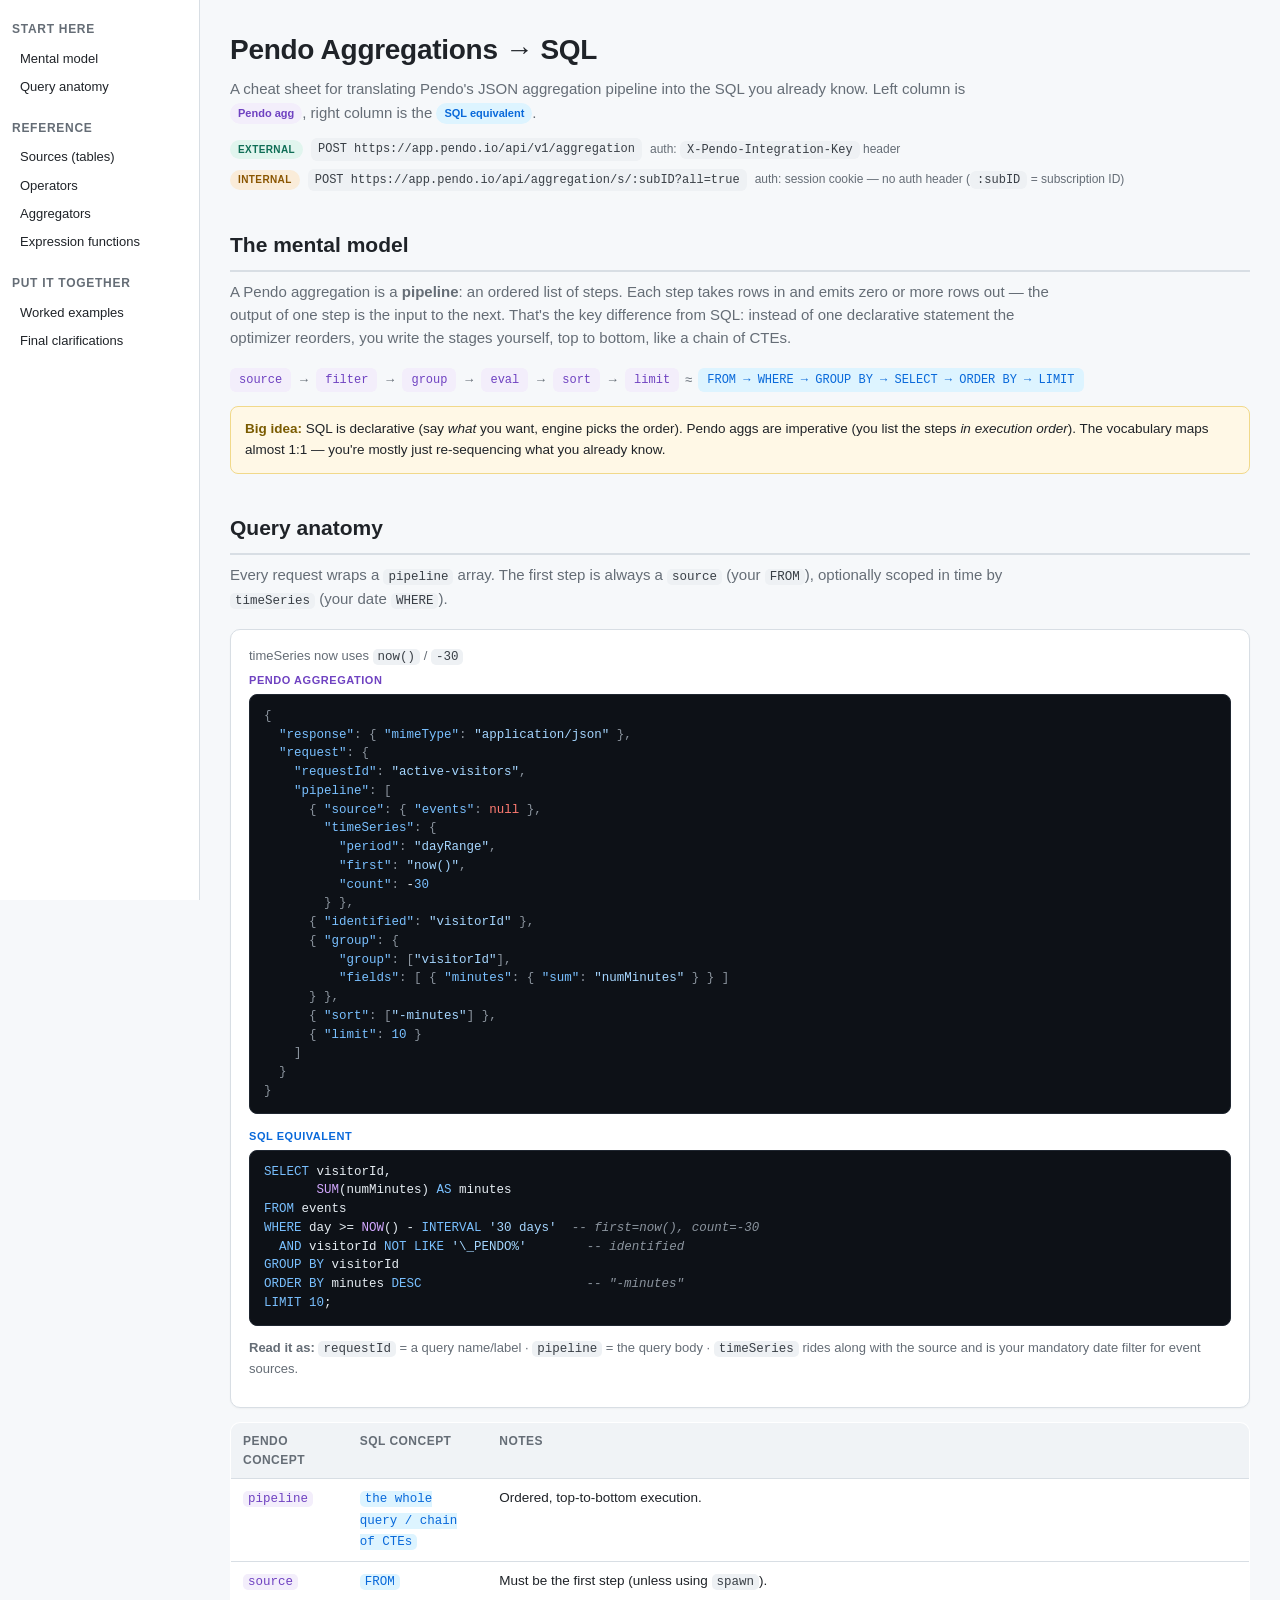
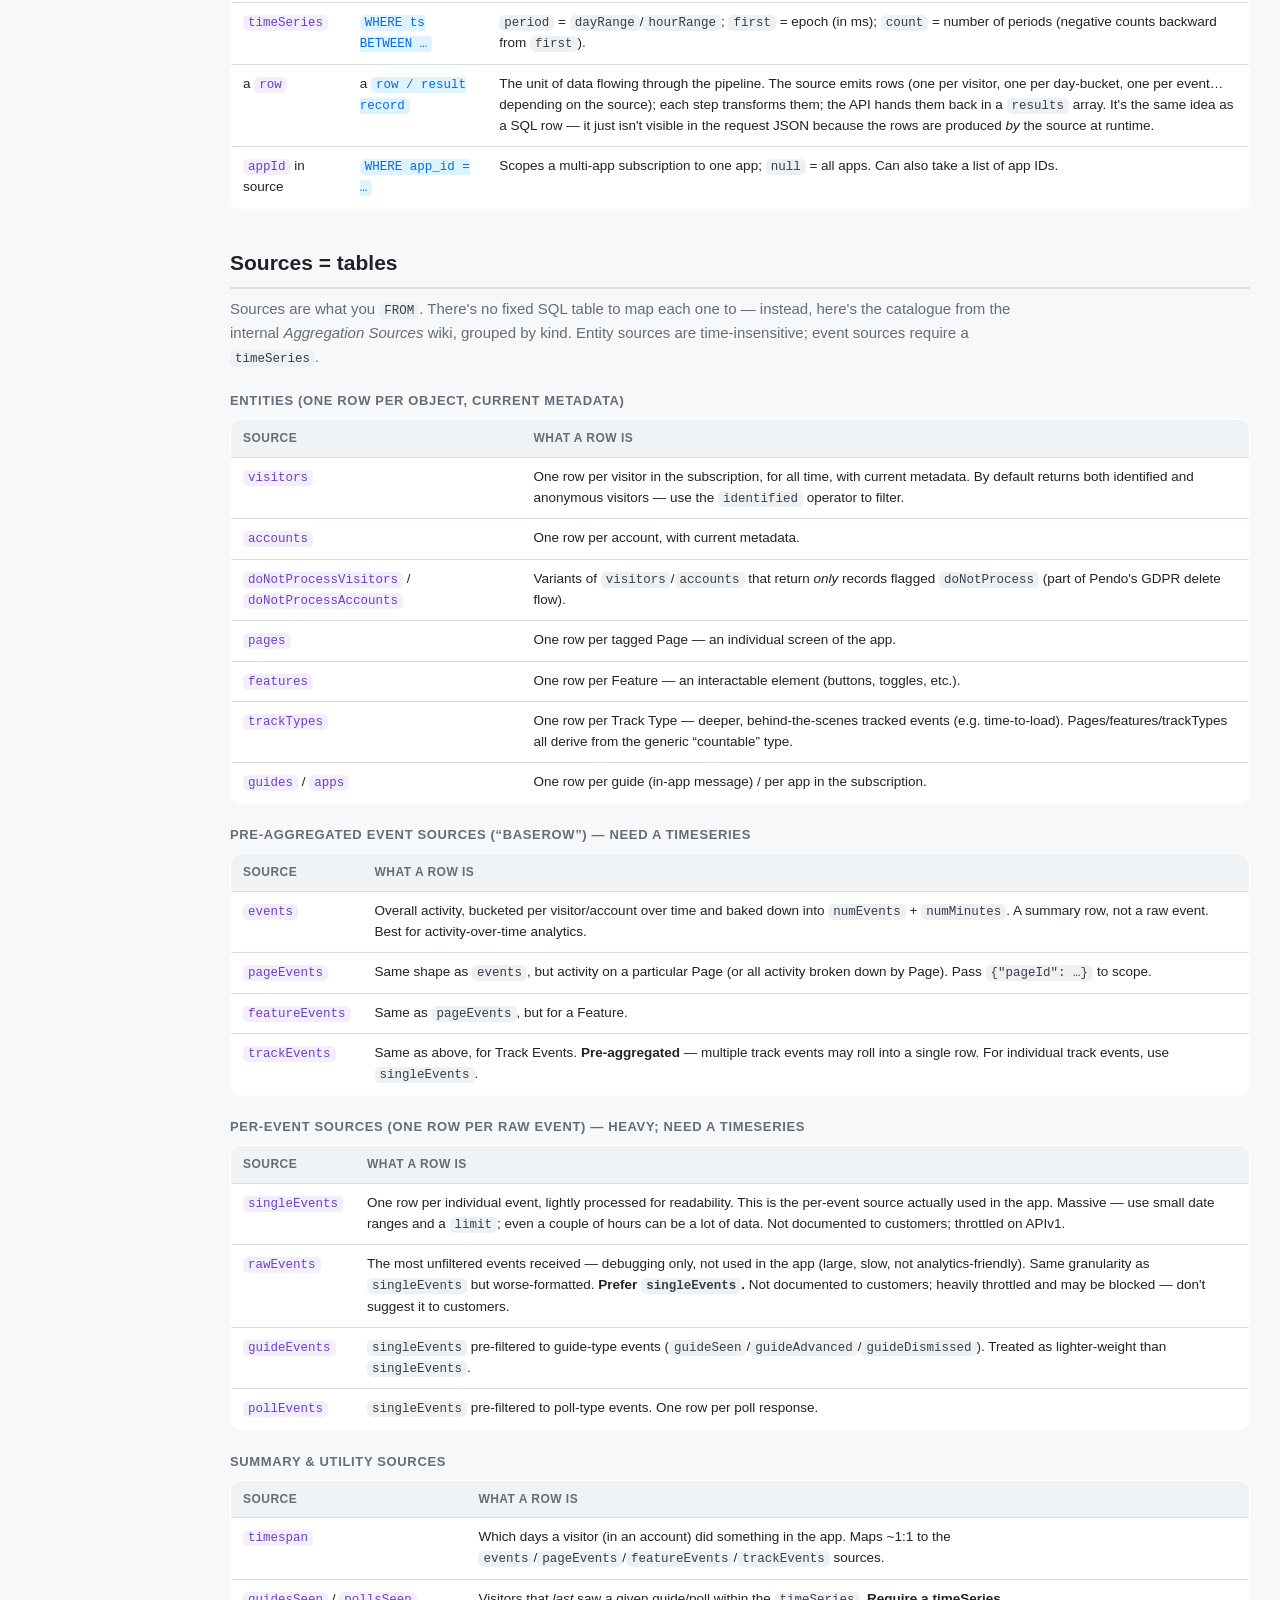
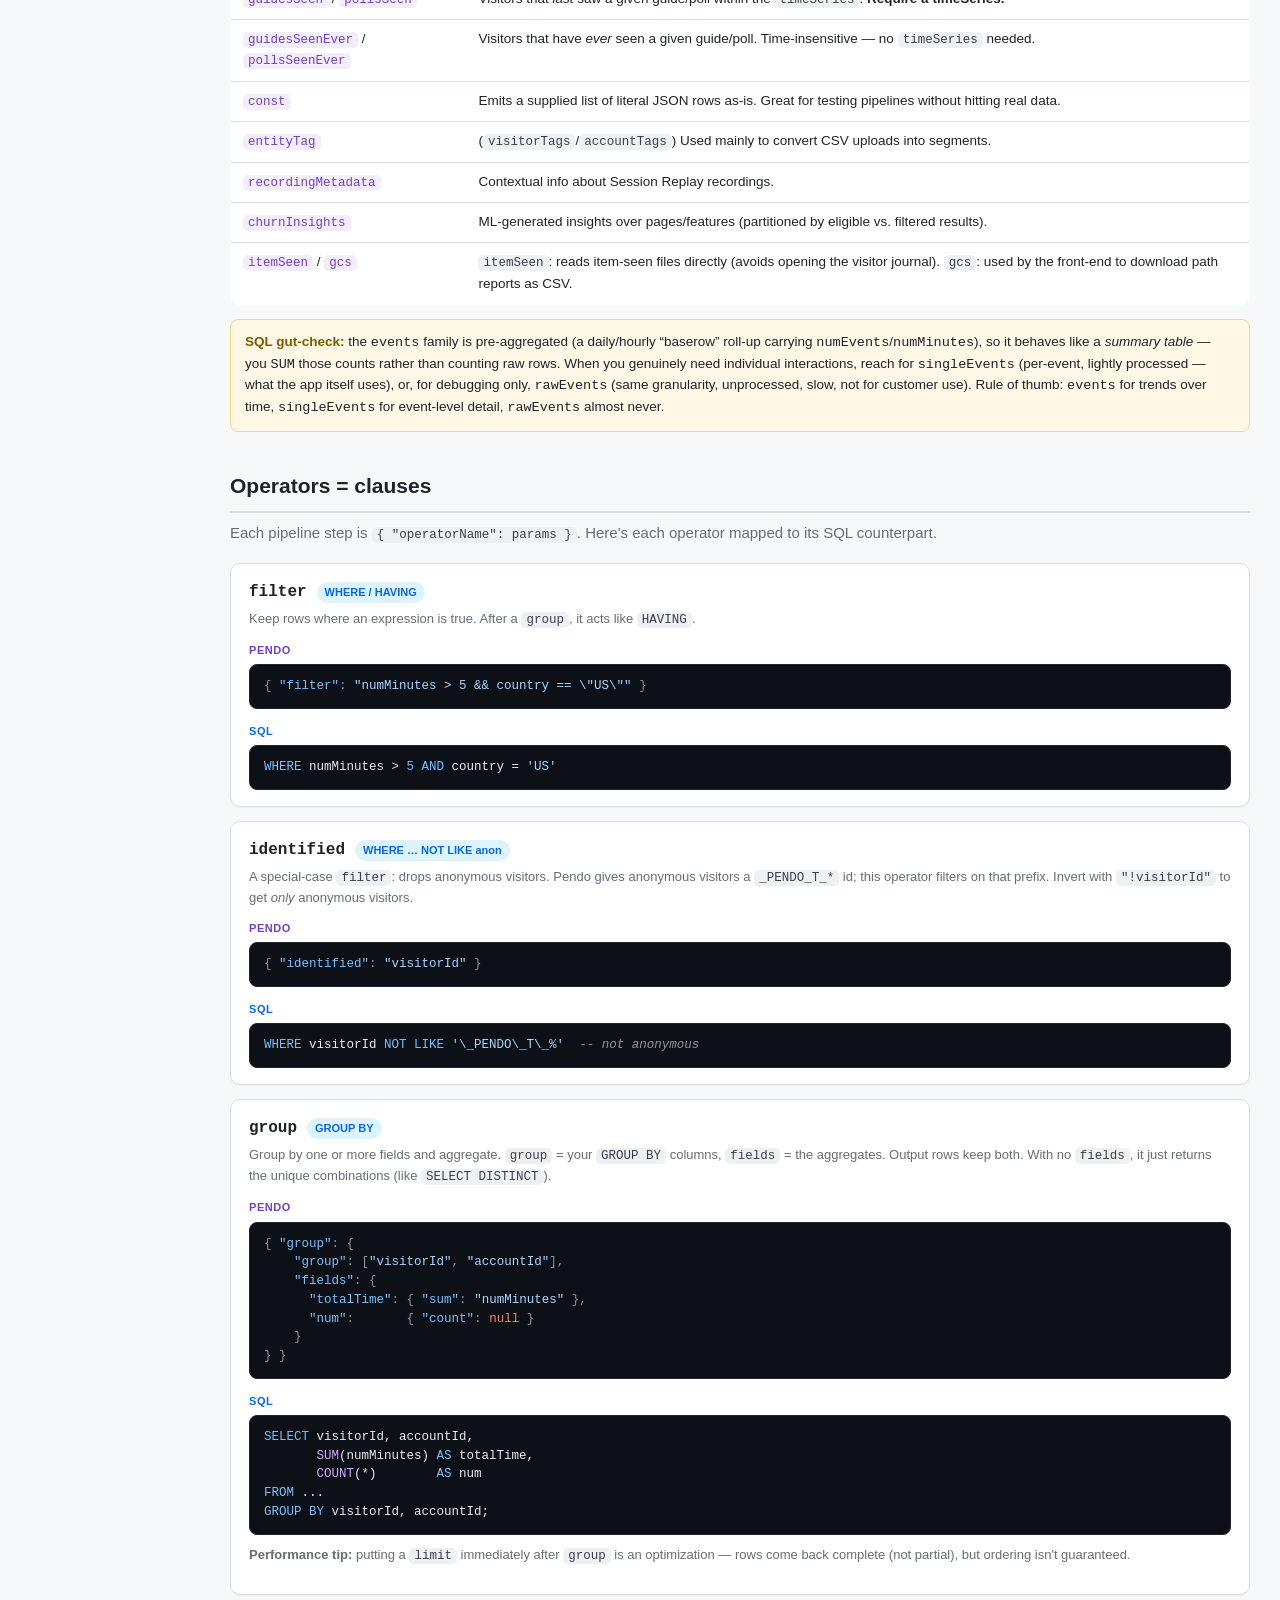
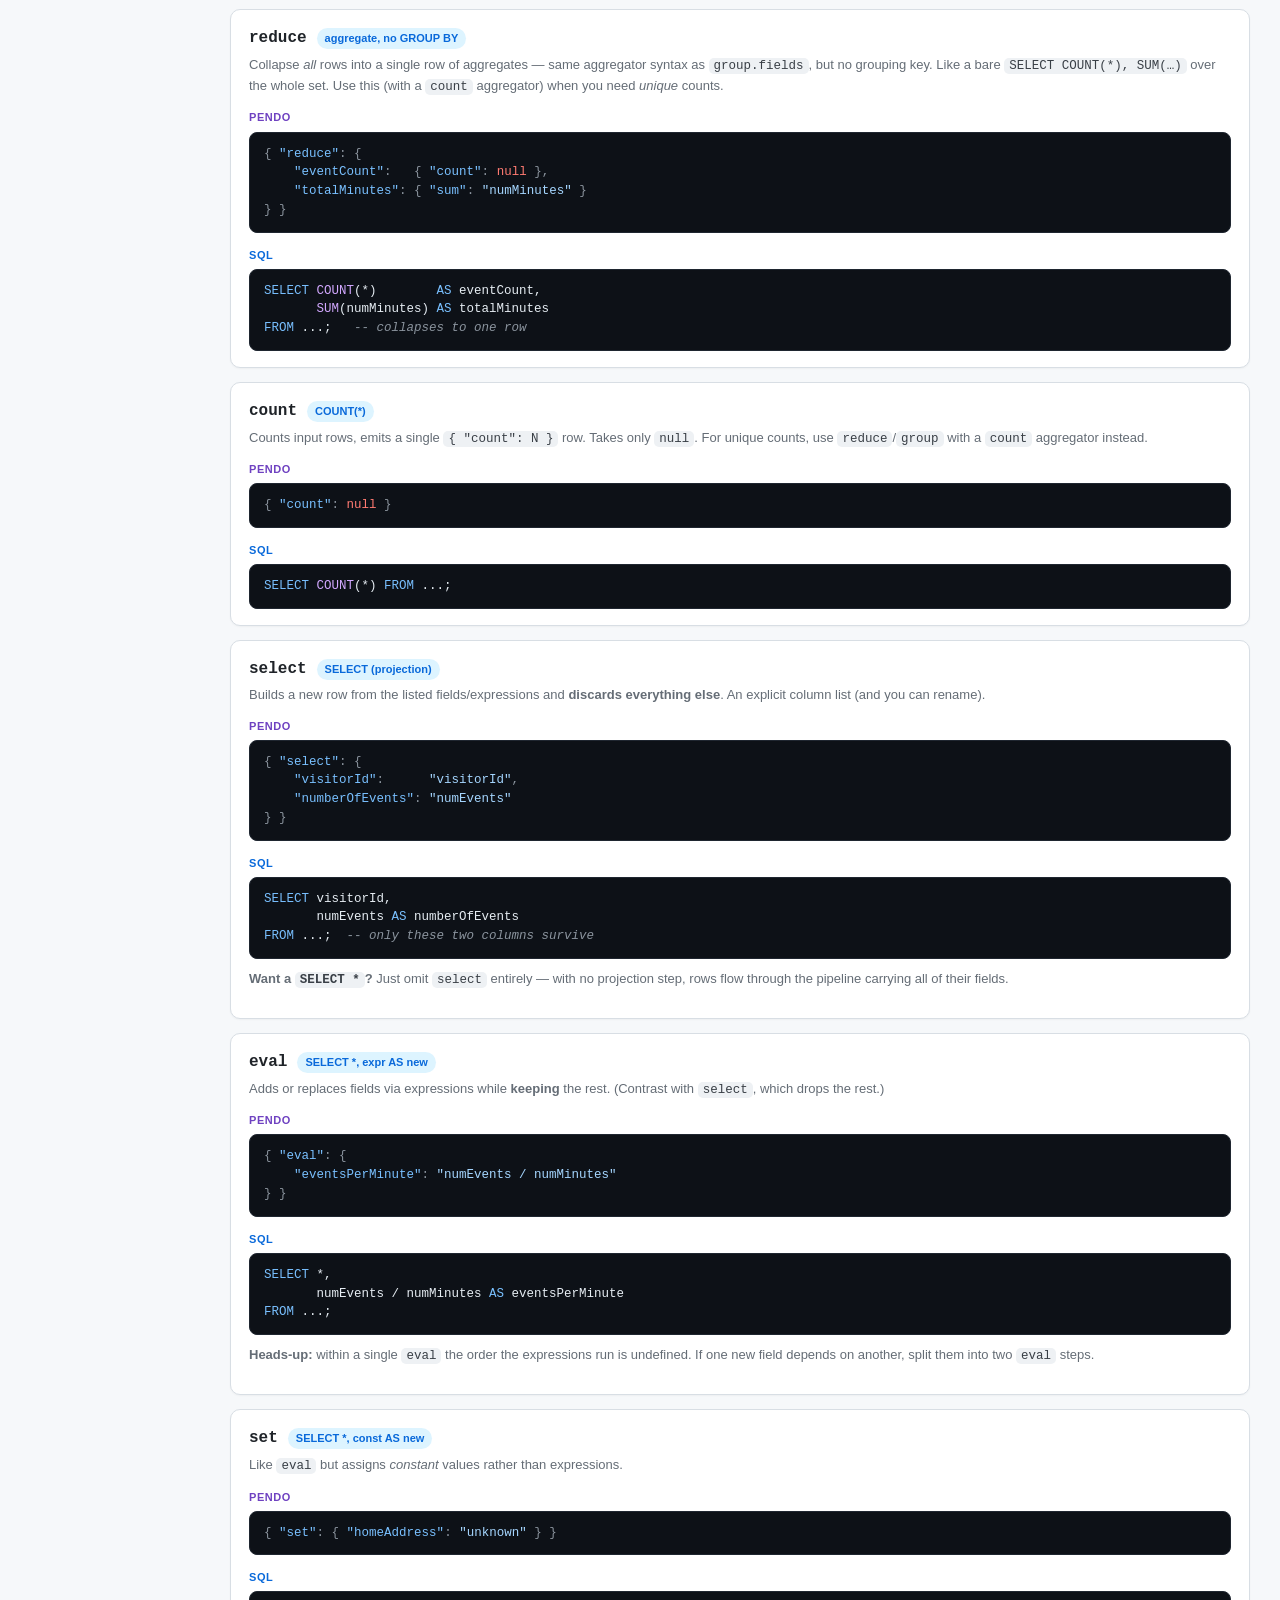
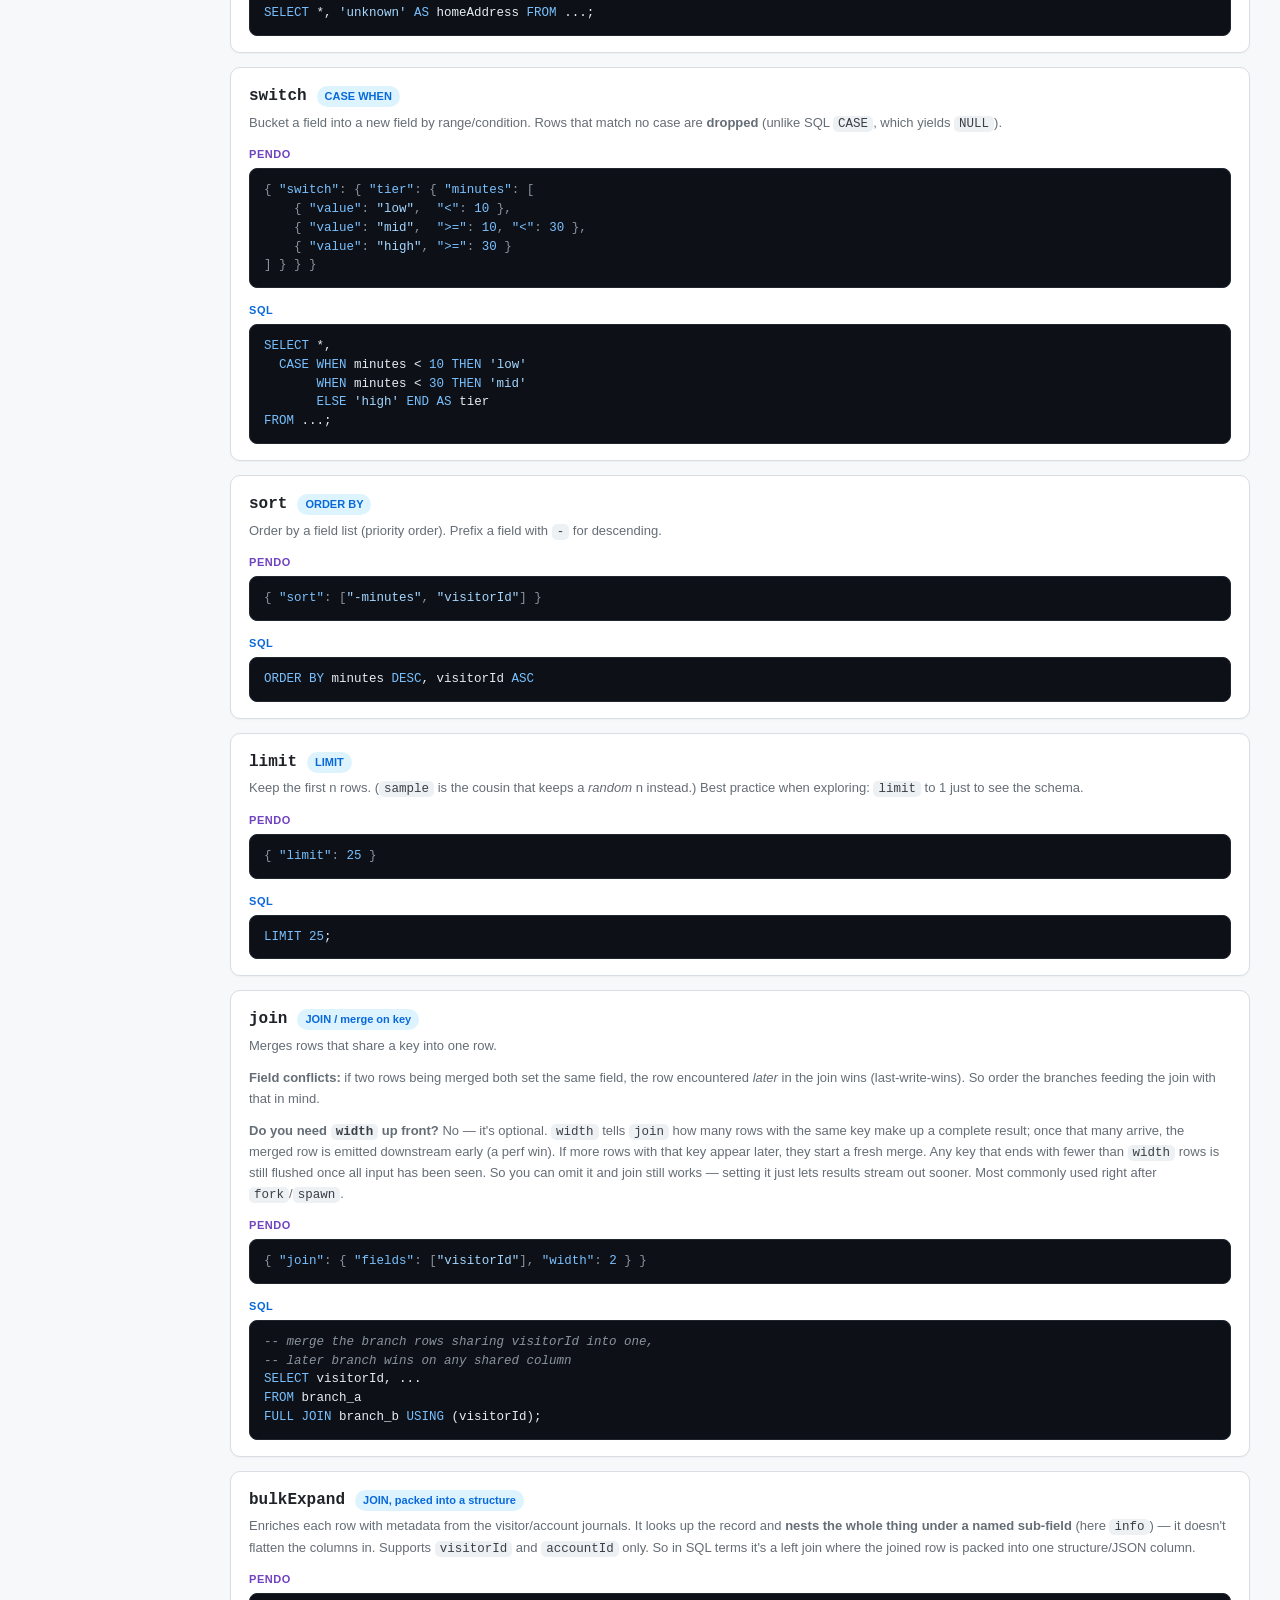
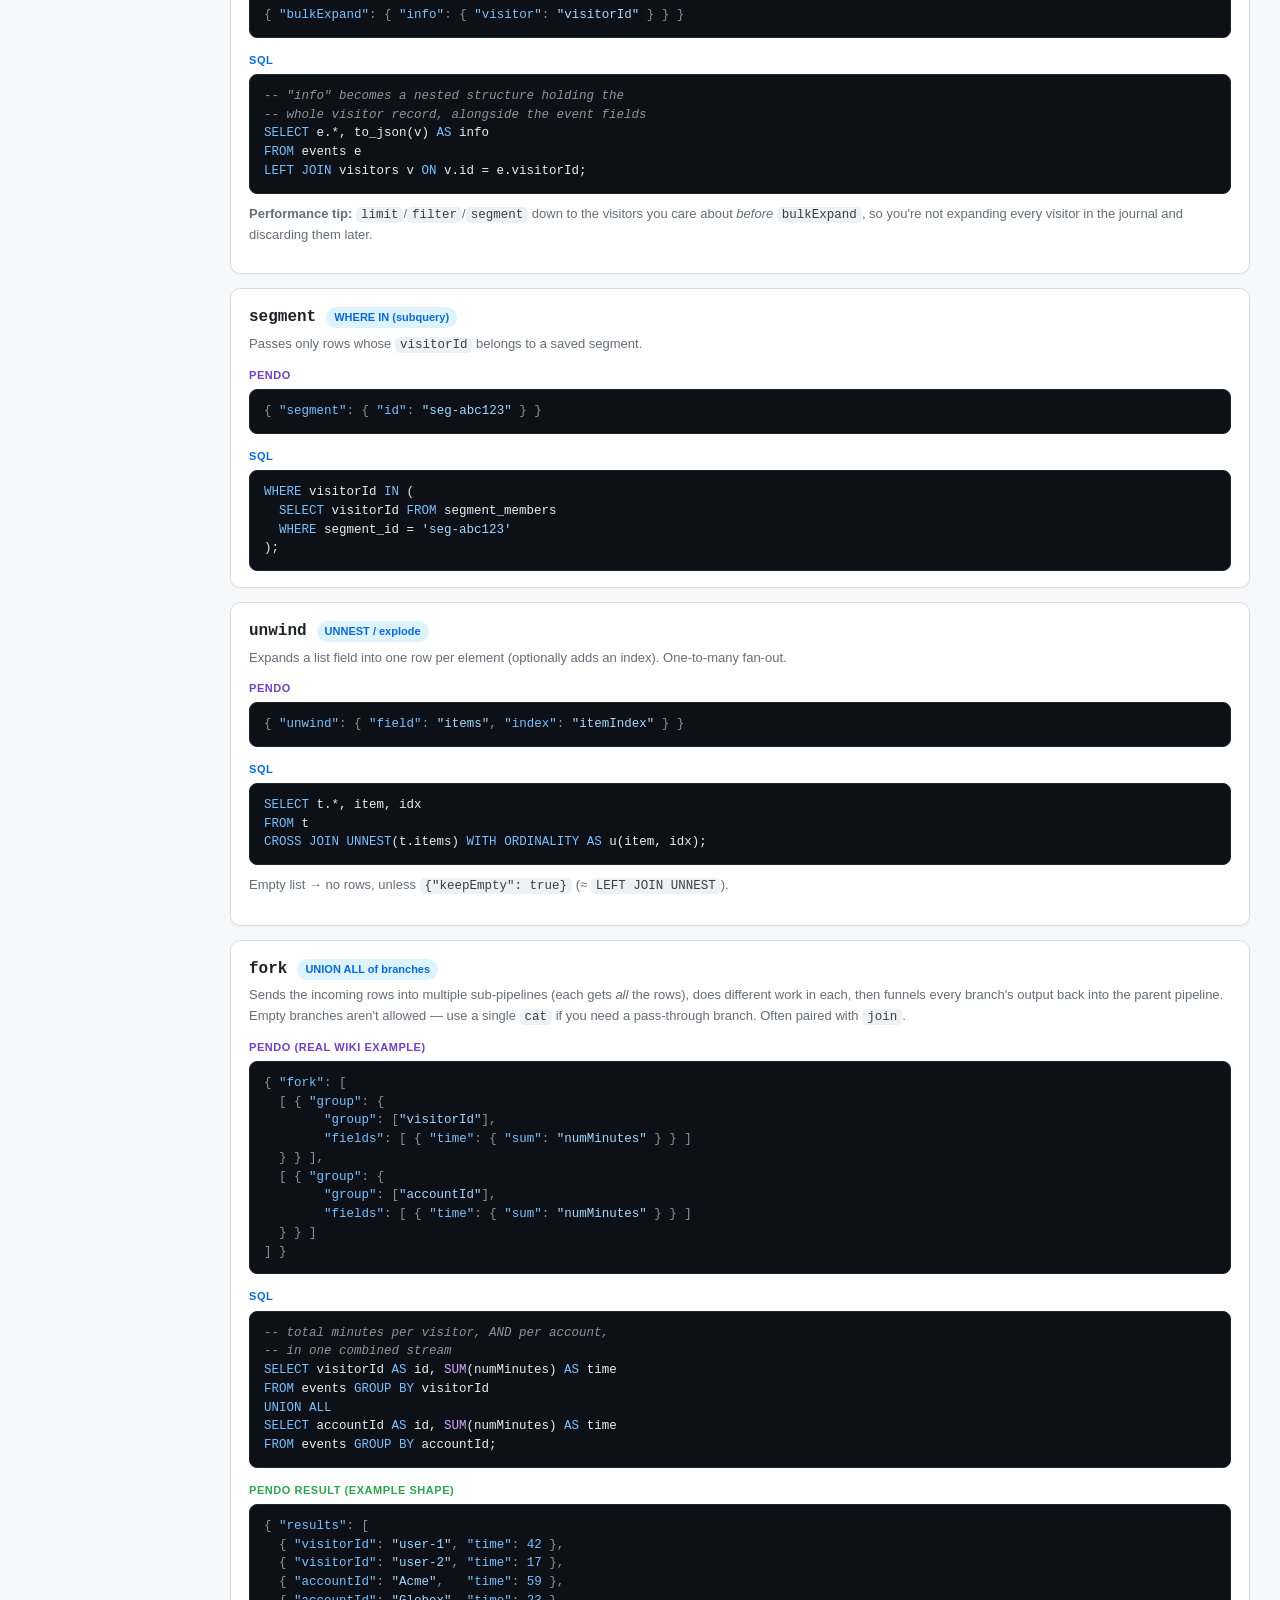
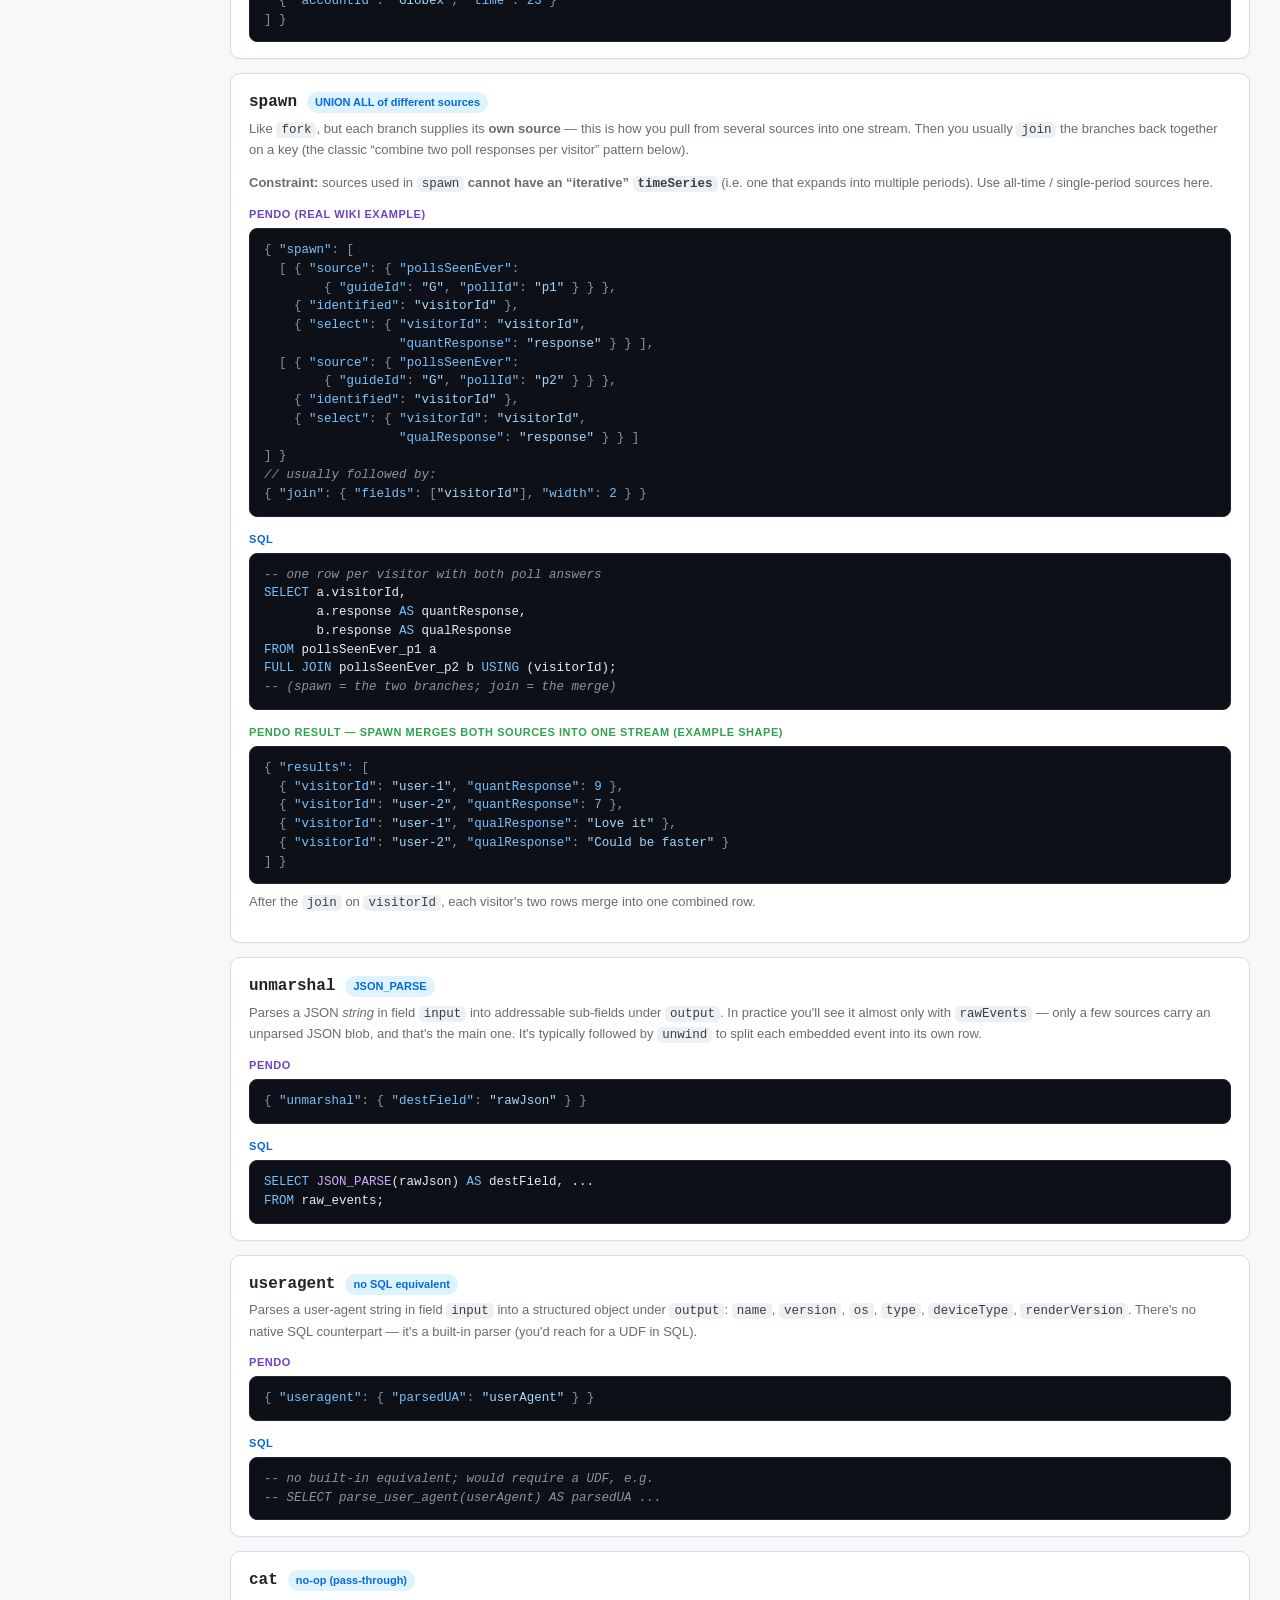
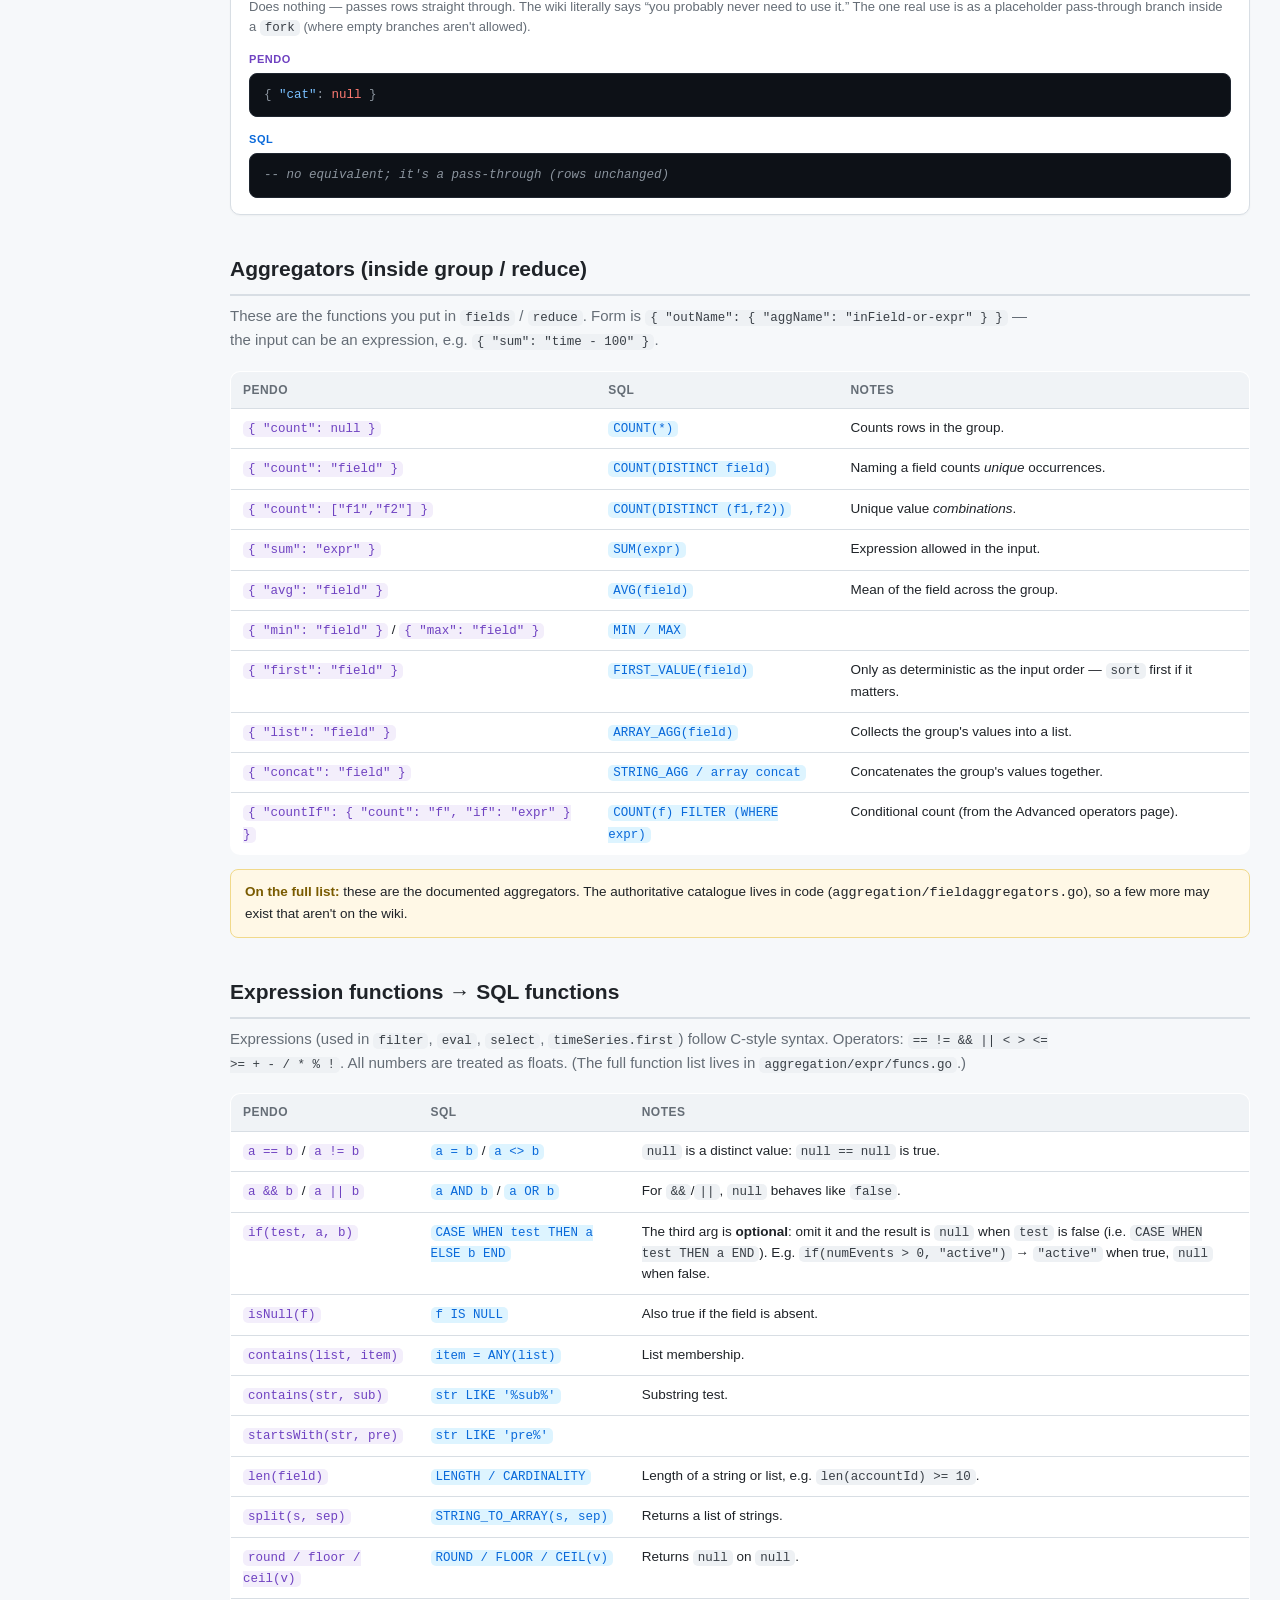
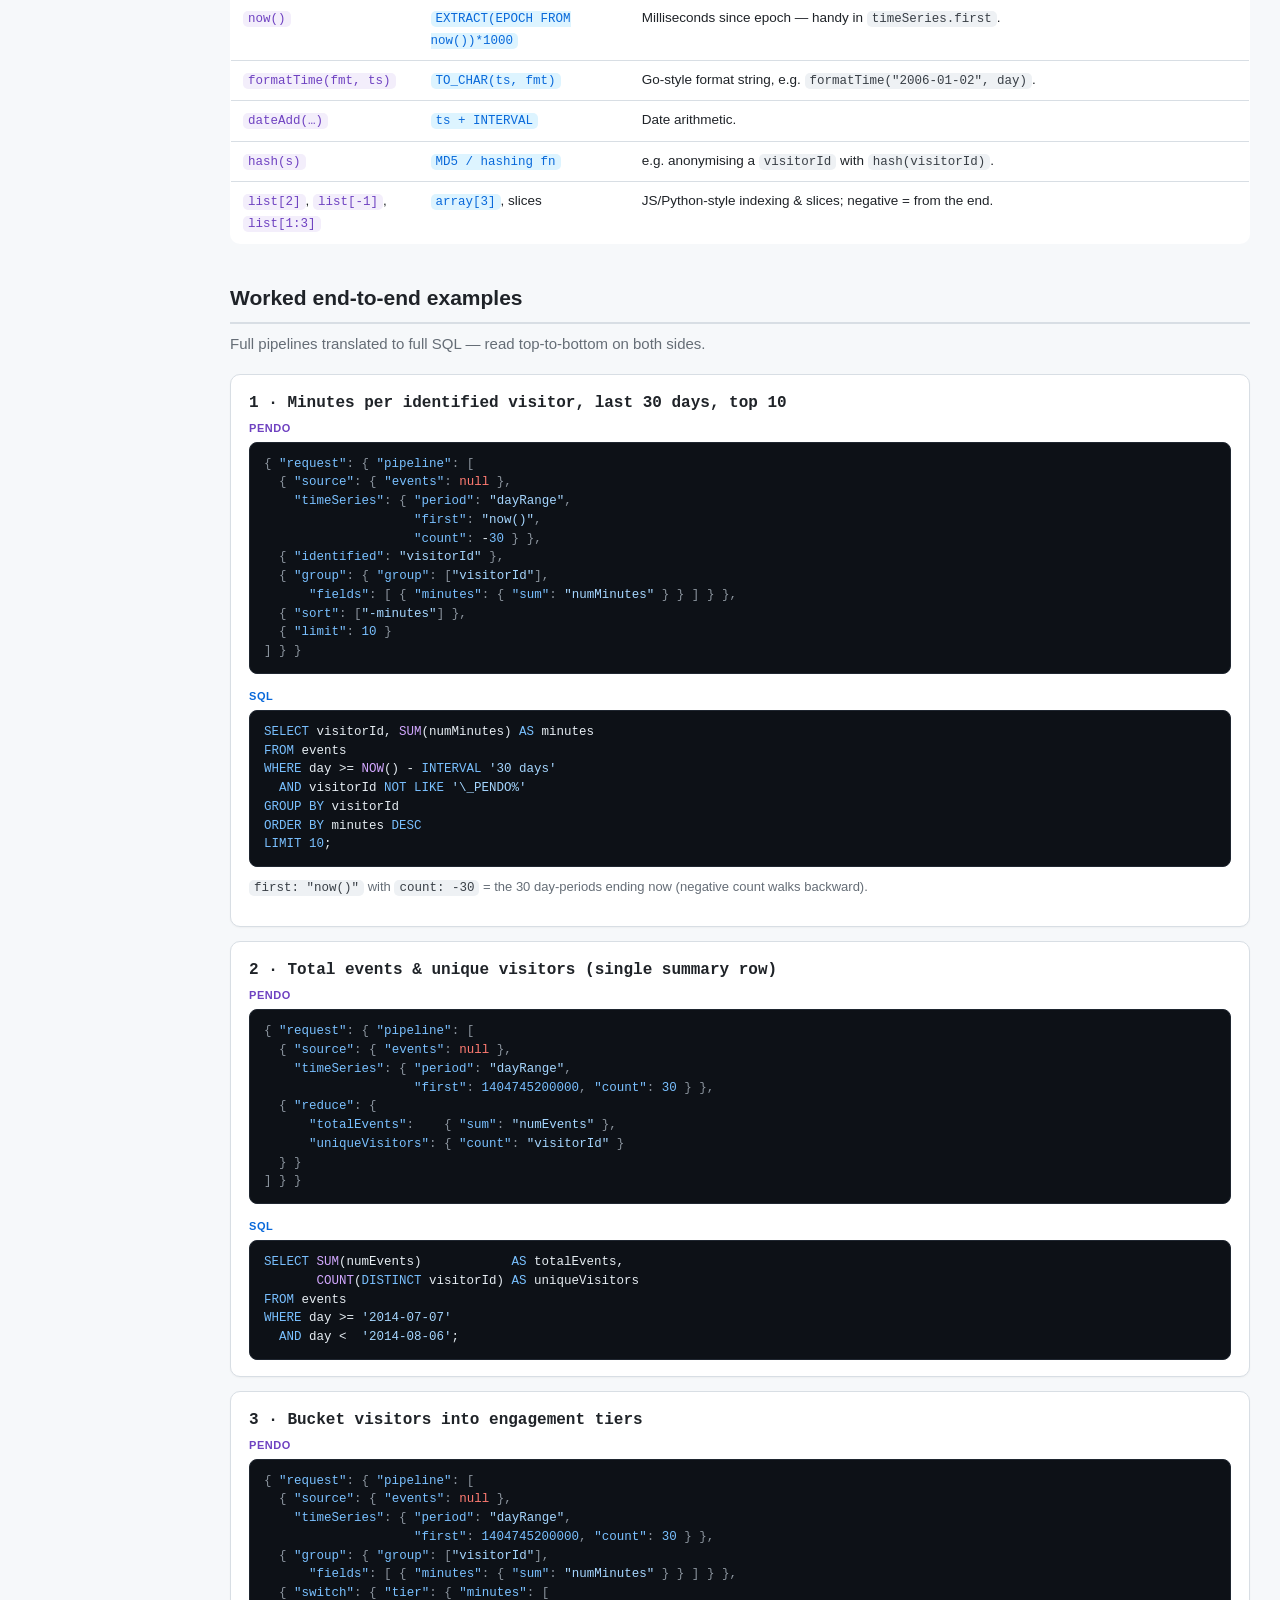
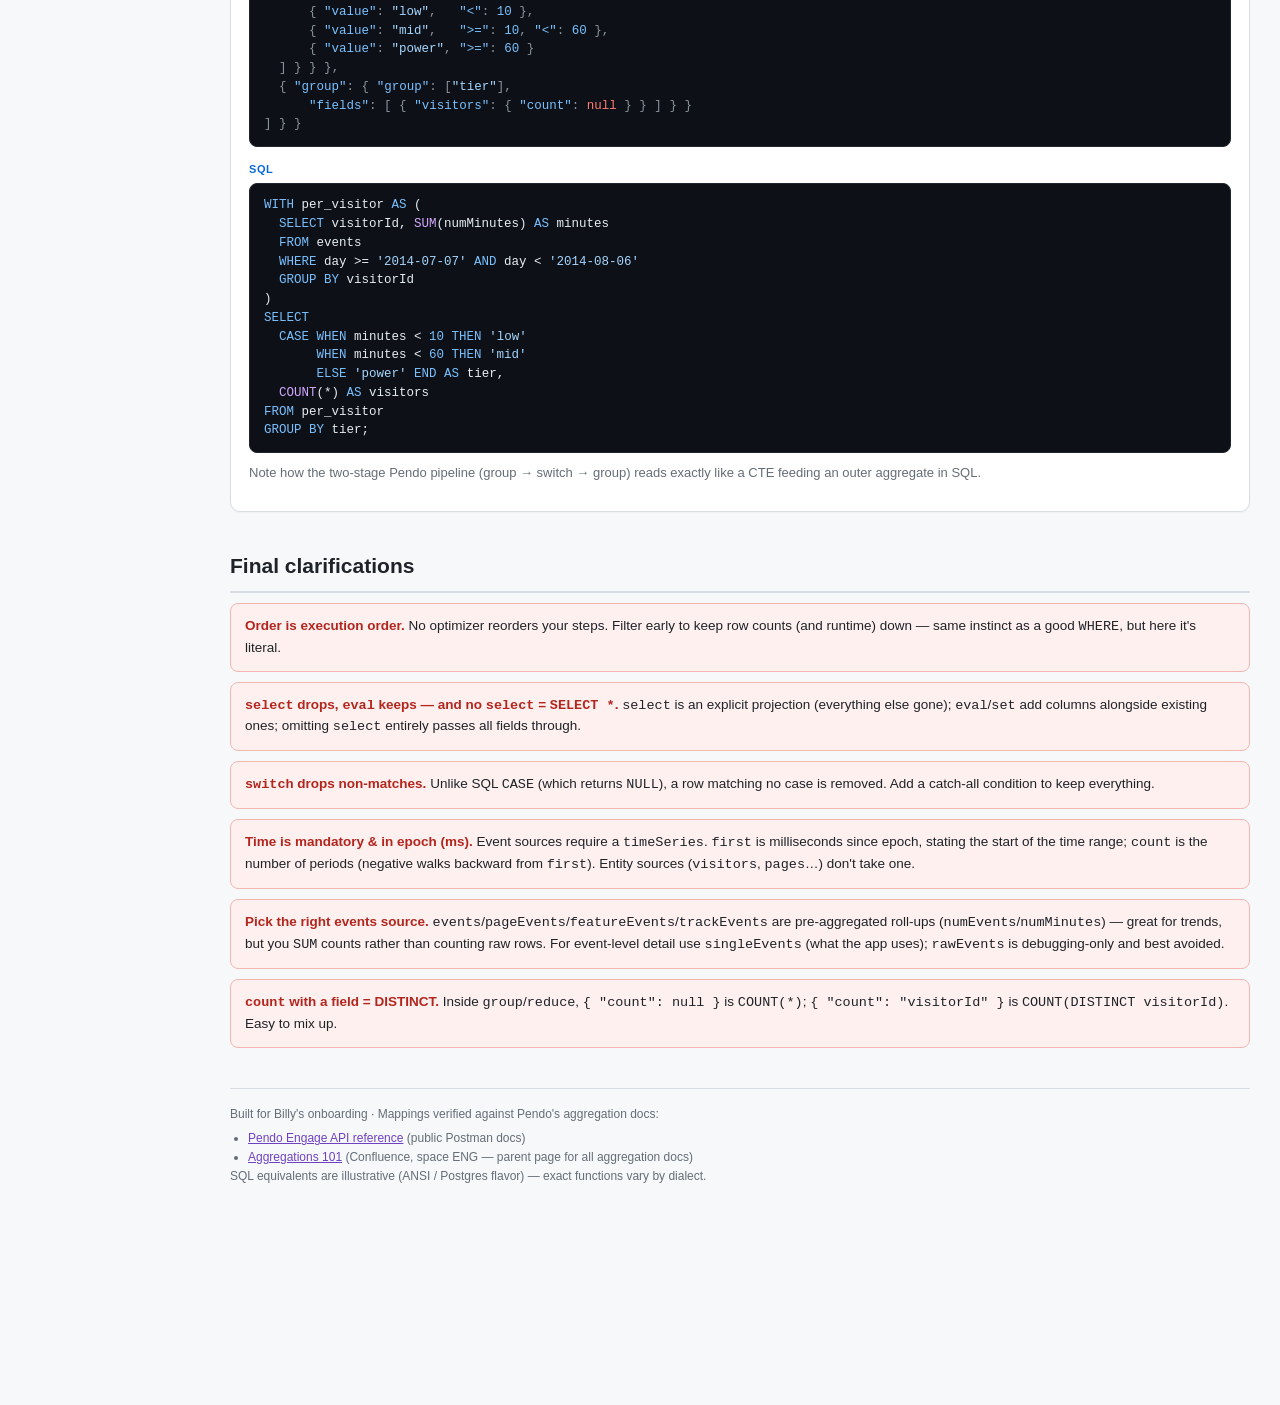
<file: pendo-aggs-sql-cheatsheet.html>
<!DOCTYPE html>
<html lang="en">
<head>
<meta charset="utf-8">
<meta name="viewport" content="width=device-width, initial-scale=1">
<title>Pendo Aggregations → SQL Cheat Sheet</title>
<style>
:root {
  color-scheme: light;
  --bg: #f6f8fa;
  --panel: #ffffff;
  --border: #d8dee4;
  --text: #1f2328;
  --muted: #656d76;
  --accent: #6f42c1;
  --accent-soft: #f3eefb;
  --sql: #0969da;
  --sql-soft: #ddf4ff;
  --code-bg: #0d1117;
  --code-text: #e6edf3;
  --c-key: #79c0ff;
  --c-str: #a5d6ff;
  --c-num: #79c0ff;
  --c-punc: #8b949e;
  --c-comment: #8b949e;
  --c-func: #d2a8ff;
  --c-bool: #ff7b72;
}
* { box-sizing: border-box; }
body {
  margin: 0; background: var(--bg); color: var(--text);
  font: 15px/1.55 -apple-system, BlinkMacSystemFont, "Segoe UI", Helvetica, Arial, sans-serif;
}
.wrap { display: grid; grid-template-columns: 200px minmax(0, 1fr); }
nav {
  position: sticky; top: 0; align-self: start; height: 100vh; overflow-y: auto;
  padding: 20px 12px; border-right: 1px solid var(--border); background: var(--panel);
}
nav h2 { font-size: 12px; text-transform: uppercase; letter-spacing: .06em; color: var(--muted); margin: 18px 0 6px; }
nav h2:first-child { margin-top: 0; }
nav a { display: block; color: var(--text); text-decoration: none; padding: 4px 8px; border-radius: 6px; font-size: 13px; }
nav a:hover { background: var(--accent-soft); color: var(--accent); }
main { padding: 28px 30px 80px; min-width: 0; max-width: 1100px; }
header.hero { margin-bottom: 18px; }
header.hero h1 { font-size: 28px; margin: 0 0 6px; letter-spacing: -.01em; }
header.hero p { color: var(--muted); margin: 4px 0; max-width: 760px; }
.badge { display: inline-block; font-size: 11px; font-weight: 600; padding: 2px 8px; border-radius: 999px; vertical-align: middle; }
.badge.pendo { background: var(--accent-soft); color: var(--accent); }
.badge.sql { background: var(--sql-soft); color: var(--sql); }
.endpoints { display: flex; flex-direction: column; gap: 8px; margin-top: 14px; }
.ep { display: flex; flex-wrap: wrap; align-items: center; gap: 8px; font-size: 12.5px; }
.ep code { font-family: "SF Mono", Menlo, Consolas, monospace; background: #eef1f4; padding: 2px 7px; border-radius: 6px; color: #393f46; font-size: 12px; }
.ep-tag { font-size: 10px; font-weight: 700; text-transform: uppercase; letter-spacing: .04em; padding: 2px 8px; border-radius: 999px; }
.ep-tag.ext { background: #e1f5ee; color: #0f6e56; }
.ep-tag.int { background: #faecd9; color: #8a5500; }
.ep-auth { color: var(--muted); font-size: 12px; }
section { margin: 38px 0; scroll-margin-top: 16px; }
section > h2 { font-size: 21px; margin: 0 0 4px; padding-bottom: 8px; border-bottom: 2px solid var(--border); }
section > p.lead { color: var(--muted); margin: 8px 0 18px; max-width: 820px; }
h3.op { font-size: 16px; margin: 0; font-family: "SF Mono", Menlo, Consolas, monospace; }
h4.cat { font-size: 13px; text-transform: uppercase; letter-spacing: .05em; color: var(--muted); margin: 22px 0 8px; }
.card { background: var(--panel); border: 1px solid var(--border); border-radius: 10px; padding: 16px 18px; margin: 14px 0; box-shadow: 0 1px 2px rgba(0,0,0,.04); }
.card .head { display: flex; align-items: baseline; gap: 10px; flex-wrap: wrap; margin-bottom: 4px; }
.card .when { color: var(--muted); font-size: 13px; margin: 2px 0 12px; }
.cols { display: grid; grid-template-columns: minmax(0, 1fr); gap: 14px; }
@media (max-width: 480px) { .wrap { grid-template-columns: 1fr; } nav { position: static; height: auto; border-right: none; border-bottom: 1px solid var(--border); } }
.codecol { min-width: 0; }
.codecol .label { font-size: 11px; font-weight: 700; text-transform: uppercase; letter-spacing: .05em; margin: 0 0 5px; }
.codecol .label.pendo { color: var(--accent); }
.codecol .label.sql { color: var(--sql); }
pre { margin: 0; background: var(--code-bg); color: var(--code-text); border-radius: 8px; padding: 12px 14px; overflow-x: auto; font: 12.5px/1.5 "SF Mono", Menlo, Consolas, "Liberation Mono", monospace; border: 1px solid #1f2630; }
pre code { white-space: pre; }
.t-key { color: var(--c-key); }
.t-str { color: var(--c-str); }
.t-num { color: var(--c-num); }
.t-punc { color: var(--c-punc); }
.t-bool { color: var(--c-bool); }
.t-func { color: var(--c-func); }
.t-comment { color: var(--c-comment); font-style: italic; }
table.ref { width: 100%; border-collapse: collapse; background: var(--panel); border: 1px solid var(--border); border-radius: 10px; overflow: hidden; margin-bottom: 6px; }
table.ref th, table.ref td { text-align: left; padding: 9px 12px; border-bottom: 1px solid var(--border); vertical-align: top; font-size: 13.5px; }
table.ref th { background: #f0f3f6; font-size: 12px; text-transform: uppercase; letter-spacing: .04em; color: var(--muted); }
table.ref tr:last-child td { border-bottom: none; }
table.ref code, p code, li code, .when code { font-family: "SF Mono", Menlo, Consolas, monospace; font-size: 12.5px; background: #eef1f4; padding: 1px 5px; border-radius: 5px; color: #393f46; }
table.ref td code.pendo { background: var(--accent-soft); color: var(--accent); }
table.ref td code.sql { background: var(--sql-soft); color: var(--sql); }
.note { background: #fff8e6; border: 1px solid #f1d98a; border-radius: 8px; padding: 12px 14px; margin: 14px 0; font-size: 13.5px; }
.note b { color: #7a5b00; }
.gotcha { background: #fdf0ef; border: 1px solid #f3b6b0; border-radius: 8px; padding: 12px 14px; margin: 10px 0; font-size: 13.5px; }
.gotcha b { color: #b3261e; }
footer { color: var(--muted); font-size: 12px; border-top: 1px solid var(--border); padding-top: 16px; margin-top: 40px; }
footer a { color: var(--accent); }
footer ul { margin: 6px 0 0; padding-left: 18px; }
.flow { display:flex; flex-wrap:wrap; gap:6px; align-items:center; margin:6px 0 2px; font-size:13px; }
.flow .step { background:var(--accent-soft); color:var(--accent); border-radius:6px; padding:3px 9px; font-family:"SF Mono",monospace; font-size:12px; }
.flow .arrow { color:var(--muted); }
</style>
</head>
<body>
<div class="wrap">
<nav>
  <h2>Start here</h2>
  <a href="#model">Mental model</a>
  <a href="#anatomy">Query anatomy</a>
  <h2>Reference</h2>
  <a href="#sources">Sources (tables)</a>
  <a href="#operators">Operators</a>
  <a href="#aggregators">Aggregators</a>
  <a href="#functions">Expression functions</a>
  <h2>Put it together</h2>
  <a href="#examples">Worked examples</a>
  <a href="#gotchas">Final clarifications</a>
</nav>

<main>
<header class="hero">
  <h1>Pendo Aggregations → SQL</h1>
  <p>A cheat sheet for translating Pendo's JSON aggregation pipeline into the SQL you already know.
  Left column is <span class="badge pendo">Pendo agg</span>, right column is the <span class="badge sql">SQL equivalent</span>.</p>
  <div class="endpoints">
    <div class="ep"><span class="ep-tag ext">External</span> <code>POST https://app.pendo.io/api/v1/aggregation</code> <span class="ep-auth">auth: <code>X-Pendo-Integration-Key</code> header</span></div>
    <div class="ep"><span class="ep-tag int">Internal</span> <code>POST https://app.pendo.io/api/aggregation/s/:subID?all=true</code> <span class="ep-auth">auth: session cookie &mdash; no auth header (<code>:subID</code> = subscription ID)</span></div>
  </div>
</header>


<section id="model">
  <h2>The mental model</h2>
  <p class="lead">A Pendo aggregation is a <b>pipeline</b>: an ordered list of steps. Each step takes rows in and emits zero or more rows out &mdash; the output of one step is the input to the next. That's the key difference from SQL: instead of one declarative statement the optimizer reorders, you write the stages yourself, top to bottom, like a chain of CTEs.</p>
  <div class="flow">
    <span class="step">source</span><span class="arrow">&rarr;</span>
    <span class="step">filter</span><span class="arrow">&rarr;</span>
    <span class="step">group</span><span class="arrow">&rarr;</span>
    <span class="step">eval</span><span class="arrow">&rarr;</span>
    <span class="step">sort</span><span class="arrow">&rarr;</span>
    <span class="step">limit</span>
    <span class="arrow">&asymp;</span>
    <span class="step" style="background:var(--sql-soft);color:var(--sql)">FROM &rarr; WHERE &rarr; GROUP BY &rarr; SELECT &rarr; ORDER BY &rarr; LIMIT</span>
  </div>
  <div class="note"><b>Big idea:</b> SQL is declarative (say <i>what</i> you want, engine picks the order). Pendo aggs are imperative (you list the steps <i>in execution order</i>). The vocabulary maps almost 1:1 &mdash; you're mostly just re-sequencing what you already know.</div>
</section>

<section id="anatomy">
  <h2>Query anatomy</h2>
  <p class="lead">Every request wraps a <code>pipeline</code> array. The first step is always a <code>source</code> (your <code>FROM</code>), optionally scoped in time by <code>timeSeries</code> (your date <code>WHERE</code>).</p>
  <div class="card">
    <div class="head"><span class="when" style="margin:0">timeSeries now uses <code>now()</code> / <code>-30</code></span></div>
    <div class="cols">
      <div class="codecol">
        <p class="label pendo">Pendo aggregation</p>
        <pre><code class="lang-json">{
  "response": { "mimeType": "application/json" },
  "request": {
    "requestId": "active-visitors",
    "pipeline": [
      { "source": { "events": null },
        "timeSeries": {
          "period": "dayRange",
          "first": "now()",
          "count": -30
        } },
      { "identified": "visitorId" },
      { "group": {
          "group": ["visitorId"],
          "fields": [ { "minutes": { "sum": "numMinutes" } } ]
      } },
      { "sort": ["-minutes"] },
      { "limit": 10 }
    ]
  }
}</code></pre>
      </div>
      <div class="codecol">
        <p class="label sql">SQL equivalent</p>
        <pre><code class="lang-sql">SELECT visitorId,
       SUM(numMinutes) AS minutes
FROM events
WHERE day &gt;= NOW() - INTERVAL '30 days'  -- first=now(), count=-30
  AND visitorId NOT LIKE '\_PENDO%'        -- identified
GROUP BY visitorId
ORDER BY minutes DESC                      -- "-minutes"
LIMIT 10;</code></pre>
      </div>
    </div>
    <p class="when" style="margin-top:12px"><b>Read it as:</b> <code>requestId</code> = a query name/label &middot; <code>pipeline</code> = the query body &middot; <code>timeSeries</code> rides along with the source and is your mandatory date filter for event sources.</p>
  </div>
  <table class="ref">
    <tr><th>Pendo concept</th><th>SQL concept</th><th>Notes</th></tr>
    <tr><td><code class="pendo">pipeline</code></td><td><code class="sql">the whole query / chain of CTEs</code></td><td>Ordered, top-to-bottom execution.</td></tr>
    <tr><td><code class="pendo">source</code></td><td><code class="sql">FROM</code></td><td>Must be the first step (unless using <code>spawn</code>).</td></tr>
    <tr><td><code class="pendo">timeSeries</code></td><td><code class="sql">WHERE ts BETWEEN &hellip;</code></td><td><code>period</code> = <code>dayRange</code>/<code>hourRange</code>; <code>first</code> = epoch (in ms); <code>count</code> = number of periods (negative counts backward from <code>first</code>).</td></tr>
    <tr><td>a <code class="pendo">row</code></td><td>a <code class="sql">row / result record</code></td><td>The unit of data flowing through the pipeline. The source emits rows (one per visitor, one per day-bucket, one per event&hellip; depending on the source); each step transforms them; the API hands them back in a <code>results</code> array. It's the same idea as a SQL row &mdash; it just isn't visible in the request JSON because the rows are produced <i>by</i> the source at runtime.</td></tr>
    <tr><td><code class="pendo">appId</code> in source</td><td><code class="sql">WHERE app_id = &hellip;</code></td><td>Scopes a multi-app subscription to one app; <code>null</code> = all apps. Can also take a list of app IDs.</td></tr>
  </table>
</section>

<section id="sources">
  <h2>Sources = tables </h2>
  <p class="lead">Sources are what you <code>FROM</code>. There's no fixed SQL table to map each one to &mdash; instead, here's the catalogue from the internal <i>Aggregation Sources</i> wiki, grouped by kind. Entity sources are time-insensitive; event sources require a <code>timeSeries</code>.</p>

  <h4 class="cat">Entities (one row per object, current metadata)</h4>
  <table class="ref">
    <tr><th>Source</th><th>What a row is</th></tr>
    <tr><td><code class="pendo">visitors</code></td><td>One row per visitor in the subscription, for all time, with current metadata. By default returns both identified and anonymous visitors &mdash; use the <code>identified</code> operator to filter.</td></tr>
    <tr><td><code class="pendo">accounts</code></td><td>One row per account, with current metadata.</td></tr>
    <tr><td><code class="pendo">doNotProcessVisitors</code> / <code class="pendo">doNotProcessAccounts</code></td><td>Variants of <code>visitors</code>/<code>accounts</code> that return <i>only</i> records flagged <code>doNotProcess</code> (part of Pendo's GDPR delete flow).</td></tr>
    <tr><td><code class="pendo">pages</code></td><td>One row per tagged Page &mdash; an individual screen of the app.</td></tr>
    <tr><td><code class="pendo">features</code></td><td>One row per Feature &mdash; an interactable element (buttons, toggles, etc.).</td></tr>
    <tr><td><code class="pendo">trackTypes</code></td><td>One row per Track Type &mdash; deeper, behind-the-scenes tracked events (e.g. time-to-load). Pages/features/trackTypes all derive from the generic &ldquo;countable&rdquo; type.</td></tr>
    <tr><td><code class="pendo">guides</code> / <code class="pendo">apps</code></td><td>One row per guide (in-app message) / per app in the subscription.</td></tr>
  </table>

  <h4 class="cat">Pre-aggregated event sources (&ldquo;baserow&rdquo;) &mdash; need a timeSeries</h4>
  <table class="ref">
    <tr><th>Source</th><th>What a row is</th></tr>
    <tr><td><code class="pendo">events</code></td><td>Overall activity, bucketed per visitor/account over time and baked down into <code>numEvents</code> + <code>numMinutes</code>. A summary row, not a raw event. Best for activity-over-time analytics.</td></tr>
    <tr><td><code class="pendo">pageEvents</code></td><td>Same shape as <code>events</code>, but activity on a particular Page (or all activity broken down by Page). Pass <code>{"pageId": &hellip;}</code> to scope.</td></tr>
    <tr><td><code class="pendo">featureEvents</code></td><td>Same as <code>pageEvents</code>, but for a Feature.</td></tr>
    <tr><td><code class="pendo">trackEvents</code></td><td>Same as above, for Track Events. <b>Pre-aggregated</b> &mdash; multiple track events may roll into a single row. For individual track events, use <code>singleEvents</code>.</td></tr>
  </table>

  <h4 class="cat">Per-event sources (one row per raw event) &mdash; heavy; need a timeSeries</h4>
  <table class="ref">
    <tr><th>Source</th><th>What a row is</th></tr>
    <tr><td><code class="pendo">singleEvents</code></td><td>One row per individual event, lightly processed for readability. This is the per-event source actually used in the app. Massive &mdash; use small date ranges and a <code>limit</code>; even a couple of hours can be a lot of data. Not documented to customers; throttled on APIv1.</td></tr>
    <tr><td><code class="pendo">rawEvents</code></td><td>The most unfiltered events received &mdash; debugging only, not used in the app (large, slow, not analytics-friendly). Same granularity as <code>singleEvents</code> but worse-formatted. <b>Prefer <code>singleEvents</code>.</b> Not documented to customers; heavily throttled and may be blocked &mdash; don't suggest it to customers.</td></tr>
    <tr><td><code class="pendo">guideEvents</code></td><td><code>singleEvents</code> pre-filtered to guide-type events (<code>guideSeen</code>/<code>guideAdvanced</code>/<code>guideDismissed</code>). Treated as lighter-weight than <code>singleEvents</code>.</td></tr>
    <tr><td><code class="pendo">pollEvents</code></td><td><code>singleEvents</code> pre-filtered to poll-type events. One row per poll response.</td></tr>
  </table>

  <h4 class="cat">Summary &amp; utility sources</h4>
  <table class="ref">
    <tr><th>Source</th><th>What a row is</th></tr>
    <tr><td><code class="pendo">timespan</code></td><td>Which days a visitor (in an account) did something in the app. Maps ~1:1 to the <code>events</code>/<code>pageEvents</code>/<code>featureEvents</code>/<code>trackEvents</code> sources.</td></tr>
    <tr><td><code class="pendo">guidesSeen</code> / <code class="pendo">pollsSeen</code></td><td>Visitors that <i>last</i> saw a given guide/poll within the <code>timeSeries</code>. <b>Require a timeSeries.</b></td></tr>
    <tr><td><code class="pendo">guidesSeenEver</code> / <code class="pendo">pollsSeenEver</code></td><td>Visitors that have <i>ever</i> seen a given guide/poll. Time-insensitive &mdash; no <code>timeSeries</code> needed.</td></tr>
    <tr><td><code class="pendo">const</code></td><td>Emits a supplied list of literal JSON rows as-is. Great for testing pipelines without hitting real data.</td></tr>
    <tr><td><code class="pendo">entityTag</code></td><td>(<code>visitorTags</code>/<code>accountTags</code>) Used mainly to convert CSV uploads into segments.</td></tr>
    <tr><td><code class="pendo">recordingMetadata</code></td><td>Contextual info about Session Replay recordings.</td></tr>
    <tr><td><code class="pendo">churnInsights</code></td><td>ML-generated insights over pages/features (partitioned by eligible vs. filtered results).</td></tr>
    <tr><td><code class="pendo">itemSeen</code> / <code class="pendo">gcs</code></td><td><code>itemSeen</code>: reads item-seen files directly (avoids opening the visitor journal). <code>gcs</code>: used by the front-end to download path reports as CSV.</td></tr>
  </table>

  <div class="note"><b>SQL gut-check:</b> the <code>events</code> family is pre-aggregated (a daily/hourly &ldquo;baserow&rdquo; roll-up carrying <code>numEvents</code>/<code>numMinutes</code>), so it behaves like a <i>summary table</i> &mdash; you <code>SUM</code> those counts rather than counting raw rows. When you genuinely need individual interactions, reach for <code>singleEvents</code> (per-event, lightly processed &mdash; what the app itself uses), or, for debugging only, <code>rawEvents</code> (same granularity, unprocessed, slow, not for customer use). Rule of thumb: <code>events</code> for trends over time, <code>singleEvents</code> for event-level detail, <code>rawEvents</code> almost never.</div>
</section>

<section id="operators">
  <h2>Operators = clauses</h2>
  <p class="lead">Each pipeline step is <code>{ "operatorName": params }</code>. Here's each operator mapped to its SQL counterpart.</p>

  <div class="card">
    <div class="head"><h3 class="op">filter</h3><span class="badge sql">WHERE / HAVING</span></div>
    <p class="when">Keep rows where an expression is true. After a <code>group</code>, it acts like <code>HAVING</code>.</p>
    <div class="cols">
      <div class="codecol"><p class="label pendo">Pendo</p><pre><code class="lang-json">{ "filter": "numMinutes &gt; 5 &amp;&amp; country == \"US\"" }</code></pre></div>
      <div class="codecol"><p class="label sql">SQL</p><pre><code class="lang-sql">WHERE numMinutes &gt; 5 AND country = 'US'</code></pre></div>
    </div>
  </div>

  <div class="card">
    <div class="head"><h3 class="op">identified</h3><span class="badge sql">WHERE &hellip; NOT LIKE anon</span></div>
    <p class="when">A special-case <code>filter</code>: drops anonymous visitors. Pendo gives anonymous visitors a <code>_PENDO_T_*</code> id; this operator filters on that prefix. Invert with <code>"!visitorId"</code> to get <i>only</i> anonymous visitors.</p>
    <div class="cols">
      <div class="codecol"><p class="label pendo">Pendo</p><pre><code class="lang-json">{ "identified": "visitorId" }</code></pre></div>
      <div class="codecol"><p class="label sql">SQL</p><pre><code class="lang-sql">WHERE visitorId NOT LIKE '\_PENDO\_T\_%'  -- not anonymous</code></pre></div>
    </div>
  </div>

  <div class="card">
    <div class="head"><h3 class="op">group</h3><span class="badge sql">GROUP BY</span></div>
    <p class="when">Group by one or more fields and aggregate. <code>group</code> = your <code>GROUP BY</code> columns, <code>fields</code> = the aggregates. Output rows keep both. With no <code>fields</code>, it just returns the unique combinations (like <code>SELECT DISTINCT</code>).</p>
    <div class="cols">
      <div class="codecol"><p class="label pendo">Pendo</p><pre><code class="lang-json">{ "group": {
    "group": ["visitorId", "accountId"],
    "fields": {
      "totalTime": { "sum": "numMinutes" },
      "num":       { "count": null }
    }
} }</code></pre></div>
      <div class="codecol"><p class="label sql">SQL</p><pre><code class="lang-sql">SELECT visitorId, accountId,
       SUM(numMinutes) AS totalTime,
       COUNT(*)        AS num
FROM ...
GROUP BY visitorId, accountId;</code></pre></div>
    </div>
    <p class="when" style="margin-top:10px"><b>Performance tip:</b> putting a <code>limit</code> immediately after <code>group</code> is an optimization &mdash; rows come back complete (not partial), but ordering isn't guaranteed.</p>
  </div>

  <div class="card">
    <div class="head"><h3 class="op">reduce</h3><span class="badge sql">aggregate, no GROUP BY</span></div>
    <p class="when">Collapse <i>all</i> rows into a single row of aggregates &mdash; same aggregator syntax as <code>group.fields</code>, but no grouping key. Like a bare <code>SELECT COUNT(*), SUM(&hellip;)</code> over the whole set. Use this (with a <code>count</code> aggregator) when you need <i>unique</i> counts.</p>
    <div class="cols">
      <div class="codecol"><p class="label pendo">Pendo</p><pre><code class="lang-json">{ "reduce": {
    "eventCount":   { "count": null },
    "totalMinutes": { "sum": "numMinutes" }
} }</code></pre></div>
      <div class="codecol"><p class="label sql">SQL</p><pre><code class="lang-sql">SELECT COUNT(*)        AS eventCount,
       SUM(numMinutes) AS totalMinutes
FROM ...;   -- collapses to one row</code></pre></div>
    </div>
  </div>

  <div class="card">
    <div class="head"><h3 class="op">count</h3><span class="badge sql">COUNT(*)</span></div>
    <p class="when">Counts input rows, emits a single <code>{ "count": N }</code> row. Takes only <code>null</code>. For unique counts, use <code>reduce</code>/<code>group</code> with a <code>count</code> aggregator instead.</p>
    <div class="cols">
      <div class="codecol"><p class="label pendo">Pendo</p><pre><code class="lang-json">{ "count": null }</code></pre></div>
      <div class="codecol"><p class="label sql">SQL</p><pre><code class="lang-sql">SELECT COUNT(*) FROM ...;</code></pre></div>
    </div>
  </div>

  <div class="card">
    <div class="head"><h3 class="op">select</h3><span class="badge sql">SELECT (projection)</span></div>
    <p class="when">Builds a new row from the listed fields/expressions and <b>discards everything else</b>. An explicit column list (and you can rename).</p>
    <div class="cols">
      <div class="codecol"><p class="label pendo">Pendo</p><pre><code class="lang-json">{ "select": {
    "visitorId":      "visitorId",
    "numberOfEvents": "numEvents"
} }</code></pre></div>
      <div class="codecol"><p class="label sql">SQL</p><pre><code class="lang-sql">SELECT visitorId,
       numEvents AS numberOfEvents
FROM ...;  -- only these two columns survive</code></pre></div>
    </div>
    <p class="when" style="margin-top:10px"><b>Want a <code>SELECT *</code>?</b> Just omit <code>select</code> entirely &mdash; with no projection step, rows flow through the pipeline carrying all of their fields.</p>
  </div>

  <div class="card">
    <div class="head"><h3 class="op">eval</h3><span class="badge sql">SELECT *, expr AS new</span></div>
    <p class="when">Adds or replaces fields via expressions while <b>keeping</b> the rest. (Contrast with <code>select</code>, which drops the rest.)</p>
    <div class="cols">
      <div class="codecol"><p class="label pendo">Pendo</p><pre><code class="lang-json">{ "eval": {
    "eventsPerMinute": "numEvents / numMinutes"
} }</code></pre></div>
      <div class="codecol"><p class="label sql">SQL</p><pre><code class="lang-sql">SELECT *,
       numEvents / numMinutes AS eventsPerMinute
FROM ...;</code></pre></div>
    </div>
    <p class="when" style="margin-top:10px"><b>Heads-up:</b> within a single <code>eval</code> the order the expressions run is undefined. If one new field depends on another, split them into two <code>eval</code> steps.</p>
  </div>

  <div class="card">
    <div class="head"><h3 class="op">set</h3><span class="badge sql">SELECT *, const AS new</span></div>
    <p class="when">Like <code>eval</code> but assigns <i>constant</i> values rather than expressions.</p>
    <div class="cols">
      <div class="codecol"><p class="label pendo">Pendo</p><pre><code class="lang-json">{ "set": { "homeAddress": "unknown" } }</code></pre></div>
      <div class="codecol"><p class="label sql">SQL</p><pre><code class="lang-sql">SELECT *, 'unknown' AS homeAddress FROM ...;</code></pre></div>
    </div>
  </div>

  <div class="card">
    <div class="head"><h3 class="op">switch</h3><span class="badge sql">CASE WHEN</span></div>
    <p class="when">Bucket a field into a new field by range/condition. Rows that match no case are <b>dropped</b> (unlike SQL <code>CASE</code>, which yields <code>NULL</code>).</p>
    <div class="cols">
      <div class="codecol"><p class="label pendo">Pendo</p><pre><code class="lang-json">{ "switch": { "tier": { "minutes": [
    { "value": "low",  "&lt;": 10 },
    { "value": "mid",  "&gt;=": 10, "&lt;": 30 },
    { "value": "high", "&gt;=": 30 }
] } } }</code></pre></div>
      <div class="codecol"><p class="label sql">SQL</p><pre><code class="lang-sql">SELECT *,
  CASE WHEN minutes &lt; 10 THEN 'low'
       WHEN minutes &lt; 30 THEN 'mid'
       ELSE 'high' END AS tier
FROM ...;</code></pre></div>
    </div>
  </div>

  <div class="card">
    <div class="head"><h3 class="op">sort</h3><span class="badge sql">ORDER BY</span></div>
    <p class="when">Order by a field list (priority order). Prefix a field with <code>-</code> for descending.</p>
    <div class="cols">
      <div class="codecol"><p class="label pendo">Pendo</p><pre><code class="lang-json">{ "sort": ["-minutes", "visitorId"] }</code></pre></div>
      <div class="codecol"><p class="label sql">SQL</p><pre><code class="lang-sql">ORDER BY minutes DESC, visitorId ASC</code></pre></div>
    </div>
  </div>

  <div class="card">
    <div class="head"><h3 class="op">limit</h3><span class="badge sql">LIMIT</span></div>
    <p class="when">Keep the first n rows. (<code>sample</code> is the cousin that keeps a <i>random</i> n instead.) Best practice when exploring: <code>limit</code> to 1 just to see the schema.</p>
    <div class="cols">
      <div class="codecol"><p class="label pendo">Pendo</p><pre><code class="lang-json">{ "limit": 25 }</code></pre></div>
      <div class="codecol"><p class="label sql">SQL</p><pre><code class="lang-sql">LIMIT 25;</code></pre></div>
    </div>
  </div>

  <div class="card">
    <div class="head"><h3 class="op">join</h3><span class="badge sql">JOIN / merge on key</span></div>
    <p class="when">Merges rows that share a key into one row.</p>
    <p class="when"><b>Field conflicts:</b> if two rows being merged both set the same field, the row encountered <i>later</i> in the join wins (last-write-wins). So order the branches feeding the join with that in mind.</p>
    <p class="when"><b>Do you need <code>width</code> up front?</b> No &mdash; it's optional. <code>width</code> tells <code>join</code> how many rows with the same key make up a complete result; once that many arrive, the merged row is emitted downstream early (a perf win). If more rows with that key appear later, they start a fresh merge. Any key that ends with fewer than <code>width</code> rows is still flushed once all input has been seen. So you can omit it and join still works &mdash; setting it just lets results stream out sooner. Most commonly used right after <code>fork</code>/<code>spawn</code>.</p>
    <div class="cols">
      <div class="codecol"><p class="label pendo">Pendo</p><pre><code class="lang-json">{ "join": { "fields": ["visitorId"], "width": 2 } }</code></pre></div>
      <div class="codecol"><p class="label sql">SQL</p><pre><code class="lang-sql">-- merge the branch rows sharing visitorId into one,
-- later branch wins on any shared column
SELECT visitorId, ...
FROM branch_a
FULL JOIN branch_b USING (visitorId);</code></pre></div>
    </div>
  </div>

  <div class="card">
    <div class="head"><h3 class="op">bulkExpand</h3><span class="badge sql">JOIN, packed into a structure</span></div>
    <p class="when">Enriches each row with metadata from the visitor/account journals. It looks up the record and <b>nests the whole thing under a named sub-field</b> (here <code>info</code>) &mdash; it doesn't flatten the columns in. Supports <code>visitorId</code> and <code>accountId</code> only. So in SQL terms it's a left join where the joined row is packed into one structure/JSON column.</p>
    <div class="cols">
      <div class="codecol"><p class="label pendo">Pendo</p><pre><code class="lang-json">{ "bulkExpand": { "info": { "visitor": "visitorId" } } }</code></pre></div>
      <div class="codecol"><p class="label sql">SQL</p><pre><code class="lang-sql">-- "info" becomes a nested structure holding the
-- whole visitor record, alongside the event fields
SELECT e.*, to_json(v) AS info
FROM events e
LEFT JOIN visitors v ON v.id = e.visitorId;</code></pre></div>
    </div>
    <p class="when" style="margin-top:10px"><b>Performance tip:</b> <code>limit</code>/<code>filter</code>/<code>segment</code> down to the visitors you care about <i>before</i> <code>bulkExpand</code>, so you're not expanding every visitor in the journal and discarding them later.</p>
  </div>

  <div class="card">
    <div class="head"><h3 class="op">segment</h3><span class="badge sql">WHERE IN (subquery)</span></div>
    <p class="when">Passes only rows whose <code>visitorId</code> belongs to a saved segment.</p>
    <div class="cols">
      <div class="codecol"><p class="label pendo">Pendo</p><pre><code class="lang-json">{ "segment": { "id": "seg-abc123" } }</code></pre></div>
      <div class="codecol"><p class="label sql">SQL</p><pre><code class="lang-sql">WHERE visitorId IN (
  SELECT visitorId FROM segment_members
  WHERE segment_id = 'seg-abc123'
);</code></pre></div>
    </div>
  </div>

  <div class="card">
    <div class="head"><h3 class="op">unwind</h3><span class="badge sql">UNNEST / explode</span></div>
    <p class="when">Expands a list field into one row per element (optionally adds an index). One-to-many fan-out.</p>
    <div class="cols">
      <div class="codecol"><p class="label pendo">Pendo</p><pre><code class="lang-json">{ "unwind": { "field": "items", "index": "itemIndex" } }</code></pre></div>
      <div class="codecol"><p class="label sql">SQL</p><pre><code class="lang-sql">SELECT t.*, item, idx
FROM t
CROSS JOIN UNNEST(t.items) WITH ORDINALITY AS u(item, idx);</code></pre></div>
    </div>
    <p class="when" style="margin-top:10px">Empty list &rarr; no rows, unless <code>{"keepEmpty": true}</code> (&asymp; <code>LEFT JOIN UNNEST</code>).</p>
  </div>

  <div class="card">
    <div class="head"><h3 class="op">fork</h3><span class="badge sql">UNION ALL of branches</span></div>
    <p class="when">Sends the incoming rows into multiple sub-pipelines (each gets <i>all</i> the rows), does different work in each, then funnels every branch's output back into the parent pipeline. Empty branches aren't allowed &mdash; use a single <code>cat</code> if you need a pass-through branch. Often paired with <code>join</code>.</p>
    <div class="cols">
      <div class="codecol"><p class="label pendo">Pendo (real wiki example)</p><pre><code class="lang-json">{ "fork": [
  [ { "group": {
        "group": ["visitorId"],
        "fields": [ { "time": { "sum": "numMinutes" } } ]
  } } ],
  [ { "group": {
        "group": ["accountId"],
        "fields": [ { "time": { "sum": "numMinutes" } } ]
  } } ]
] }</code></pre></div>
      <div class="codecol"><p class="label sql">SQL</p><pre><code class="lang-sql">-- total minutes per visitor, AND per account,
-- in one combined stream
SELECT visitorId AS id, SUM(numMinutes) AS time
FROM events GROUP BY visitorId
UNION ALL
SELECT accountId AS id, SUM(numMinutes) AS time
FROM events GROUP BY accountId;</code></pre></div>
    </div>
    <p style="font-size:11px;font-weight:700;text-transform:uppercase;letter-spacing:.05em;color:#2da44e;margin:14px 0 5px">Pendo result (example shape)</p>
    <pre><code class="lang-json">{ "results": [
  { "visitorId": "user-1", "time": 42 },
  { "visitorId": "user-2", "time": 17 },
  { "accountId": "Acme",   "time": 59 },
  { "accountId": "Globex", "time": 23 }
] }</code></pre>
  </div>

  <div class="card">
    <div class="head"><h3 class="op">spawn</h3><span class="badge sql">UNION ALL of different sources</span></div>
    <p class="when">Like <code>fork</code>, but each branch supplies its <b>own source</b> &mdash; this is how you pull from several sources into one stream. Then you usually <code>join</code> the branches back together on a key (the classic &ldquo;combine two poll responses per visitor&rdquo; pattern below).</p>
    <p class="when"><b>Constraint:</b> sources used in <code>spawn</code> <b>cannot have an &ldquo;iterative&rdquo; <code>timeSeries</code></b> (i.e. one that expands into multiple periods). Use all-time / single-period sources here.</p>
    <div class="cols">
      <div class="codecol"><p class="label pendo">Pendo (real wiki example)</p><pre><code class="lang-json">{ "spawn": [
  [ { "source": { "pollsSeenEver":
        { "guideId": "G", "pollId": "p1" } } },
    { "identified": "visitorId" },
    { "select": { "visitorId": "visitorId",
                  "quantResponse": "response" } } ],
  [ { "source": { "pollsSeenEver":
        { "guideId": "G", "pollId": "p2" } } },
    { "identified": "visitorId" },
    { "select": { "visitorId": "visitorId",
                  "qualResponse": "response" } } ]
] }
// usually followed by:
{ "join": { "fields": ["visitorId"], "width": 2 } }</code></pre></div>
      <div class="codecol"><p class="label sql">SQL</p><pre><code class="lang-sql">-- one row per visitor with both poll answers
SELECT a.visitorId,
       a.response AS quantResponse,
       b.response AS qualResponse
FROM pollsSeenEver_p1 a
FULL JOIN pollsSeenEver_p2 b USING (visitorId);
-- (spawn = the two branches; join = the merge)</code></pre></div>
    </div>
    <p style="font-size:11px;font-weight:700;text-transform:uppercase;letter-spacing:.05em;color:#2da44e;margin:14px 0 5px">Pendo result &mdash; spawn merges both sources into one stream (example shape)</p>
    <pre><code class="lang-json">{ "results": [
  { "visitorId": "user-1", "quantResponse": 9 },
  { "visitorId": "user-2", "quantResponse": 7 },
  { "visitorId": "user-1", "qualResponse": "Love it" },
  { "visitorId": "user-2", "qualResponse": "Could be faster" }
] }</code></pre>
    <p class="when" style="margin-top:8px">After the <code>join</code> on <code>visitorId</code>, each visitor's two rows merge into one combined row.</p>
  </div>

  <div class="card">
    <div class="head"><h3 class="op">unmarshal</h3><span class="badge sql">JSON_PARSE</span></div>
    <p class="when">Parses a JSON <i>string</i> in field <code>input</code> into addressable sub-fields under <code>output</code>. In practice you'll see it almost only with <code>rawEvents</code> &mdash; only a few sources carry an unparsed JSON blob, and that's the main one. It's typically followed by <code>unwind</code> to split each embedded event into its own row.</p>
    <div class="cols">
      <div class="codecol"><p class="label pendo">Pendo</p><pre><code class="lang-json">{ "unmarshal": { "destField": "rawJson" } }</code></pre></div>
      <div class="codecol"><p class="label sql">SQL</p><pre><code class="lang-sql">SELECT JSON_PARSE(rawJson) AS destField, ...
FROM raw_events;</code></pre></div>
    </div>
  </div>

  <div class="card">
    <div class="head"><h3 class="op">useragent</h3><span class="badge sql">no SQL equivalent</span></div>
    <p class="when">Parses a user-agent string in field <code>input</code> into a structured object under <code>output</code>: <code>name</code>, <code>version</code>, <code>os</code>, <code>type</code>, <code>deviceType</code>, <code>renderVersion</code>. There's no native SQL counterpart &mdash; it's a built-in parser (you'd reach for a UDF in SQL).</p>
    <div class="cols">
      <div class="codecol"><p class="label pendo">Pendo</p><pre><code class="lang-json">{ "useragent": { "parsedUA": "userAgent" } }</code></pre></div>
      <div class="codecol"><p class="label sql">SQL</p><pre><code class="lang-sql">-- no built-in equivalent; would require a UDF, e.g.
-- SELECT parse_user_agent(userAgent) AS parsedUA ...</code></pre></div>
    </div>
  </div>

  <div class="card">
    <div class="head"><h3 class="op">cat</h3><span class="badge sql">no-op (pass-through)</span></div>
    <p class="when">Does nothing &mdash; passes rows straight through. The wiki literally says &ldquo;you probably never need to use it.&rdquo; The one real use is as a placeholder pass-through branch inside a <code>fork</code> (where empty branches aren't allowed).</p>
    <div class="cols">
      <div class="codecol"><p class="label pendo">Pendo</p><pre><code class="lang-json">{ "cat": null }</code></pre></div>
      <div class="codecol"><p class="label sql">SQL</p><pre><code class="lang-sql">-- no equivalent; it's a pass-through (rows unchanged)</code></pre></div>
    </div>
  </div>
</section>

<section id="aggregators">
  <h2>Aggregators (inside group / reduce) </h2>
  <p class="lead">These are the functions you put in <code>fields</code> / <code>reduce</code>. Form is <code>{ "outName": { "aggName": "inField-or-expr" } }</code> &mdash; the input can be an expression, e.g. <code>{ "sum": "time - 100" }</code>.</p>
  <table class="ref">
    <tr><th>Pendo</th><th>SQL</th><th>Notes</th></tr>
    <tr><td><code class="pendo">{ "count": null }</code></td><td><code class="sql">COUNT(*)</code></td><td>Counts rows in the group.</td></tr>
    <tr><td><code class="pendo">{ "count": "field" }</code></td><td><code class="sql">COUNT(DISTINCT field)</code></td><td>Naming a field counts <i>unique</i> occurrences.</td></tr>
    <tr><td><code class="pendo">{ "count": ["f1","f2"] }</code></td><td><code class="sql">COUNT(DISTINCT (f1,f2))</code></td><td>Unique value <i>combinations</i>.</td></tr>
    <tr><td><code class="pendo">{ "sum": "expr" }</code></td><td><code class="sql">SUM(expr)</code></td><td>Expression allowed in the input.</td></tr>
    <tr><td><code class="pendo">{ "avg": "field" }</code></td><td><code class="sql">AVG(field)</code></td><td>Mean of the field across the group.</td></tr>
    <tr><td><code class="pendo">{ "min": "field" }</code> / <code class="pendo">{ "max": "field" }</code></td><td><code class="sql">MIN / MAX</code></td><td></td></tr>
    <tr><td><code class="pendo">{ "first": "field" }</code></td><td><code class="sql">FIRST_VALUE(field)</code></td><td>Only as deterministic as the input order &mdash; <code>sort</code> first if it matters.</td></tr>
    <tr><td><code class="pendo">{ "list": "field" }</code></td><td><code class="sql">ARRAY_AGG(field)</code></td><td>Collects the group's values into a list.</td></tr>
    <tr><td><code class="pendo">{ "concat": "field" }</code></td><td><code class="sql">STRING_AGG / array concat</code></td><td>Concatenates the group's values together.</td></tr>
    <tr><td><code class="pendo">{ "countIf": { "count": "f", "if": "expr" } }</code></td><td><code class="sql">COUNT(f) FILTER (WHERE expr)</code></td><td>Conditional count (from the Advanced operators page).</td></tr>
  </table>
  <div class="note"><b>On the full list:</b> these are the documented aggregators. The authoritative catalogue lives in code (<code>aggregation/fieldaggregators.go</code>), so a few more may exist that aren't on the wiki.</div>
</section>

<section id="functions">
  <h2>Expression functions &rarr; SQL functions</h2>
  <p class="lead">Expressions (used in <code>filter</code>, <code>eval</code>, <code>select</code>, <code>timeSeries.first</code>) follow C-style syntax. Operators: <code>== != &amp;&amp; || &lt; &gt; &lt;= &gt;= + - / * % !</code>. All numbers are treated as floats. (The full function list lives in <code>aggregation/expr/funcs.go</code>.)</p>
  <table class="ref">
    <tr><th>Pendo</th><th>SQL</th><th>Notes</th></tr>
    <tr><td><code class="pendo">a == b</code> / <code class="pendo">a != b</code></td><td><code class="sql">a = b</code> / <code class="sql">a &lt;&gt; b</code></td><td><code>null</code> is a distinct value: <code>null == null</code> is true.</td></tr>
    <tr><td><code class="pendo">a &amp;&amp; b</code> / <code class="pendo">a || b</code></td><td><code class="sql">a AND b</code> / <code class="sql">a OR b</code></td><td>For <code>&amp;&amp;</code>/<code>||</code>, <code>null</code> behaves like <code>false</code>.</td></tr>
    <tr><td><code class="pendo">if(test, a, b)</code></td><td><code class="sql">CASE WHEN test THEN a ELSE b END</code></td><td>The third arg is <b>optional</b>: omit it and the result is <code>null</code> when <code>test</code> is false (i.e. <code>CASE WHEN test THEN a END</code>). E.g. <code>if(numEvents &gt; 0, "active")</code> &rarr; <code>"active"</code> when true, <code>null</code> when false.</td></tr>
    <tr><td><code class="pendo">isNull(f)</code></td><td><code class="sql">f IS NULL</code></td><td>Also true if the field is absent.</td></tr>
    <tr><td><code class="pendo">contains(list, item)</code></td><td><code class="sql">item = ANY(list)</code></td><td>List membership.</td></tr>
    <tr><td><code class="pendo">contains(str, sub)</code></td><td><code class="sql">str LIKE '%sub%'</code></td><td>Substring test.</td></tr>
    <tr><td><code class="pendo">startsWith(str, pre)</code></td><td><code class="sql">str LIKE 'pre%'</code></td><td></td></tr>
    <tr><td><code class="pendo">len(field)</code></td><td><code class="sql">LENGTH / CARDINALITY</code></td><td>Length of a string or list, e.g. <code>len(accountId) &gt;= 10</code>.</td></tr>
    <tr><td><code class="pendo">split(s, sep)</code></td><td><code class="sql">STRING_TO_ARRAY(s, sep)</code></td><td>Returns a list of strings.</td></tr>
    <tr><td><code class="pendo">round / floor / ceil(v)</code></td><td><code class="sql">ROUND / FLOOR / CEIL(v)</code></td><td>Returns <code>null</code> on <code>null</code>.</td></tr>
    <tr><td><code class="pendo">now()</code></td><td><code class="sql">EXTRACT(EPOCH FROM now())*1000</code></td><td>Milliseconds since epoch &mdash; handy in <code>timeSeries.first</code>.</td></tr>
    <tr><td><code class="pendo">formatTime(fmt, ts)</code></td><td><code class="sql">TO_CHAR(ts, fmt)</code></td><td>Go-style format string, e.g. <code>formatTime("2006-01-02", day)</code>.</td></tr>
    <tr><td><code class="pendo">dateAdd(&hellip;)</code></td><td><code class="sql">ts + INTERVAL</code></td><td>Date arithmetic.</td></tr>
    <tr><td><code class="pendo">hash(s)</code></td><td><code class="sql">MD5 / hashing fn</code></td><td>e.g. anonymising a <code>visitorId</code> with <code>hash(visitorId)</code>.</td></tr>
    <tr><td><code class="pendo">list[2]</code>, <code class="pendo">list[-1]</code>, <code class="pendo">list[1:3]</code></td><td><code class="sql">array[3]</code>, slices</td><td>JS/Python-style indexing &amp; slices; negative = from the end.</td></tr>
  </table>
</section>

<section id="examples">
  <h2>Worked end-to-end examples</h2>
  <p class="lead">Full pipelines translated to full SQL &mdash; read top-to-bottom on both sides.</p>

  <div class="card">
    <div class="head"><h3 class="op">1 &middot; Minutes per identified visitor, last 30 days, top 10</h3></div>
    <div class="cols">
      <div class="codecol"><p class="label pendo">Pendo</p><pre><code class="lang-json">{ "request": { "pipeline": [
  { "source": { "events": null },
    "timeSeries": { "period": "dayRange",
                    "first": "now()",
                    "count": -30 } },
  { "identified": "visitorId" },
  { "group": { "group": ["visitorId"],
      "fields": [ { "minutes": { "sum": "numMinutes" } } ] } },
  { "sort": ["-minutes"] },
  { "limit": 10 }
] } }</code></pre></div>
      <div class="codecol"><p class="label sql">SQL</p><pre><code class="lang-sql">SELECT visitorId, SUM(numMinutes) AS minutes
FROM events
WHERE day &gt;= NOW() - INTERVAL '30 days'
  AND visitorId NOT LIKE '\_PENDO%'
GROUP BY visitorId
ORDER BY minutes DESC
LIMIT 10;</code></pre></div>
    </div>
    <p class="when" style="margin-top:10px"><code>first: "now()"</code> with <code>count: -30</code> = the 30 day-periods ending now (negative count walks backward).</p>
  </div>

  <div class="card">
    <div class="head"><h3 class="op">2 &middot; Total events &amp; unique visitors (single summary row)</h3></div>
    <div class="cols">
      <div class="codecol"><p class="label pendo">Pendo</p><pre><code class="lang-json">{ "request": { "pipeline": [
  { "source": { "events": null },
    "timeSeries": { "period": "dayRange",
                    "first": 1404745200000, "count": 30 } },
  { "reduce": {
      "totalEvents":    { "sum": "numEvents" },
      "uniqueVisitors": { "count": "visitorId" }
  } }
] } }</code></pre></div>
      <div class="codecol"><p class="label sql">SQL</p><pre><code class="lang-sql">SELECT SUM(numEvents)            AS totalEvents,
       COUNT(DISTINCT visitorId) AS uniqueVisitors
FROM events
WHERE day &gt;= '2014-07-07'
  AND day &lt;  '2014-08-06';</code></pre></div>
    </div>
  </div>

  <div class="card">
    <div class="head"><h3 class="op">3 &middot; Bucket visitors into engagement tiers</h3></div>
    <div class="cols">
      <div class="codecol"><p class="label pendo">Pendo</p><pre><code class="lang-json">{ "request": { "pipeline": [
  { "source": { "events": null },
    "timeSeries": { "period": "dayRange",
                    "first": 1404745200000, "count": 30 } },
  { "group": { "group": ["visitorId"],
      "fields": [ { "minutes": { "sum": "numMinutes" } } ] } },
  { "switch": { "tier": { "minutes": [
      { "value": "low",   "&lt;": 10 },
      { "value": "mid",   "&gt;=": 10, "&lt;": 60 },
      { "value": "power", "&gt;=": 60 }
  ] } } },
  { "group": { "group": ["tier"],
      "fields": [ { "visitors": { "count": null } } ] } }
] } }</code></pre></div>
      <div class="codecol"><p class="label sql">SQL</p><pre><code class="lang-sql">WITH per_visitor AS (
  SELECT visitorId, SUM(numMinutes) AS minutes
  FROM events
  WHERE day &gt;= '2014-07-07' AND day &lt; '2014-08-06'
  GROUP BY visitorId
)
SELECT
  CASE WHEN minutes &lt; 10 THEN 'low'
       WHEN minutes &lt; 60 THEN 'mid'
       ELSE 'power' END AS tier,
  COUNT(*) AS visitors
FROM per_visitor
GROUP BY tier;</code></pre></div>
    </div>
    <p class="when" style="margin-top:10px">Note how the two-stage Pendo pipeline (group &rarr; switch &rarr; group) reads exactly like a CTE feeding an outer aggregate in SQL.</p>
  </div>
</section>

<section id="gotchas">
  <h2>Final clarifications</h2>
  <div class="gotcha"><b>Order is execution order.</b> No optimizer reorders your steps. Filter early to keep row counts (and runtime) down &mdash; same instinct as a good <code>WHERE</code>, but here it's literal.</div>
  <div class="gotcha"><b><code>select</code> drops, <code>eval</code> keeps &mdash; and no <code>select</code> = <code>SELECT *</code>.</b> <code>select</code> is an explicit projection (everything else gone); <code>eval</code>/<code>set</code> add columns alongside existing ones; omitting <code>select</code> entirely passes all fields through.</div>
  <div class="gotcha"><b><code>switch</code> drops non-matches.</b> Unlike SQL <code>CASE</code> (which returns <code>NULL</code>), a row matching no case is removed. Add a catch-all condition to keep everything.</div>
  <div class="gotcha"><b>Time is mandatory &amp; in epoch (ms).</b> Event sources require a <code>timeSeries</code>. <code>first</code> is milliseconds since epoch, stating the start of the time range; <code>count</code> is the number of periods (negative walks backward from <code>first</code>). Entity sources (<code>visitors</code>, <code>pages</code>&hellip;) don't take one.</div>
  <div class="gotcha"><b>Pick the right events source.</b> <code>events</code>/<code>pageEvents</code>/<code>featureEvents</code>/<code>trackEvents</code> are pre-aggregated roll-ups (<code>numEvents</code>/<code>numMinutes</code>) &mdash; great for trends, but you <code>SUM</code> counts rather than counting raw rows. For event-level detail use <code>singleEvents</code> (what the app uses); <code>rawEvents</code> is debugging-only and best avoided.</div>
  <div class="gotcha"><b><code>count</code> with a field = DISTINCT.</b> Inside <code>group</code>/<code>reduce</code>, <code>{ "count": null }</code> is <code>COUNT(*)</code>; <code>{ "count": "visitorId" }</code> is <code>COUNT(DISTINCT visitorId)</code>. Easy to mix up.</div>
</section>

<footer>
  Built for Billy's onboarding &middot; Mappings verified against Pendo's aggregation docs:
  <ul><li><a href="https://engageapi.pendo.io" target="_blank">Pendo Engage API reference</a> (public Postman docs)</li>
    <li><a href="https://pendo-io.atlassian.net/wiki/spaces/ENG/pages/2319089694/Aggregations+101" target="_blank">Aggregations 101</a> (Confluence, space ENG &mdash; parent page for all aggregation docs)</li>
  </ul>
  SQL equivalents are illustrative (ANSI / Postgres flavor) &mdash; exact functions vary by dialect.
</footer>

<script>
(function () {
  var KW = {}, FN = {};
  "SELECT FROM WHERE AND OR NOT NULL GROUP BY ORDER LIMIT HAVING AS JOIN LEFT RIGHT FULL INNER OUTER ON USING UNION ALL CASE WHEN THEN ELSE END IN IS LIKE DISTINCT WITH INTERVAL CROSS UNNEST ORDINALITY ANY BETWEEN DESC ASC EXTRACT EPOCH FILTER"
    .split(" ").forEach(function(w){ KW[w] = 1; });
  "SUM COUNT MAX MIN AVG ROUND FLOOR CEIL COALESCE DATE_TRUNC TO_CHAR NOW CARDINALITY LENGTH STRING_TO_ARRAY STRING_AGG ARRAY_AGG FIRST_VALUE JSON_PARSE MD5"
    .split(" ").forEach(function(w){ FN[w] = 1; });

  function wrap(cls, txt){ return '<span class="t-' + cls + '">' + txt + '</span>'; }
  var isWord = function(c){ return c && /[A-Za-z0-9_]/.test(c); };

  function highlightJSON(text){
    var out = '', i = 0, n = text.length;
    while (i < n){
      var ch = text[i];
      if (ch === '"'){
        var j = i + 1;
        while (j < n && !(text[j] === '"' && text[j-1] !== '\\')) j++;
        var str = text.slice(i, j + 1);
        var k = j + 1; while (text[k] === ' ') k++;
        out += (text[k] === ':') ? wrap('key', str) : wrap('str', str);
        i = j + 1;
      } else if (ch === '/' && text[i+1] === '/'){
        var c = i; while (c < n && text[c] !== '\n') c++;
        out += wrap('comment', text.slice(i, c)); i = c;
      } else if (/[0-9]/.test(ch) && !isWord(text[i-1])){
        var p = i; while (p < n && /[0-9.\-eE+]/.test(text[p])) p++;
        out += wrap('num', text.slice(i, p)); i = p;
      } else if (/^(true|false|null)/.test(text.slice(i)) && !isWord(text[i-1])){
        var m = text.slice(i).match(/^(true|false|null)/)[0];
        out += wrap('bool', m); i += m.length;
      } else if ('{}[]:,'.indexOf(ch) !== -1){
        out += wrap('punc', ch); i++;
      } else { out += ch; i++; }
    }
    return out;
  }

  function highlightSQL(text){
    var out = '', i = 0, n = text.length;
    while (i < n){
      var ch = text[i];
      if (ch === '-' && text[i+1] === '-'){
        var j = i; while (j < n && text[j] !== '\n') j++;
        out += wrap('comment', text.slice(i, j)); i = j;
      } else if (ch === "'"){
        var j = i + 1;
        while (j < n && text[j] !== "'"){ if (text[j] === '\\') j++; j++; }
        j++;
        var end = Math.min(j, n);
        out += wrap('str', text.slice(i, end)); i = end;
      } else if (/[A-Za-z_]/.test(ch)){
        var j = i; while (j < n && /[A-Za-z0-9_]/.test(text[j])) j++;
        var w = text.slice(i, j), up = w.toUpperCase();
        out += FN[up] ? wrap('func', w) : (KW[up] ? wrap('key', w) : w);
        i = j;
      } else if (/[0-9]/.test(ch) && !isWord(text[i-1])){
        var j = i; while (j < n && /[0-9.]/.test(text[j])) j++;
        out += wrap('num', text.slice(i, j)); i = j;
      } else { out += ch; i++; }
    }
    return out;
  }

  document.querySelectorAll('pre code').forEach(function(el){
    var raw = el.innerHTML;
    if (el.classList.contains('lang-json')) el.innerHTML = highlightJSON(raw);
    else if (el.classList.contains('lang-sql')) el.innerHTML = highlightSQL(raw);
  });

  document.querySelectorAll('nav a').forEach(function(a){
    a.addEventListener('click', function(e){
      var t = document.querySelector(a.getAttribute('href'));
      if (t){ e.preventDefault(); t.scrollIntoView({ behavior: 'smooth' }); }
    });
  });
})();
</script>
</div>
</body>
</html>
</file>
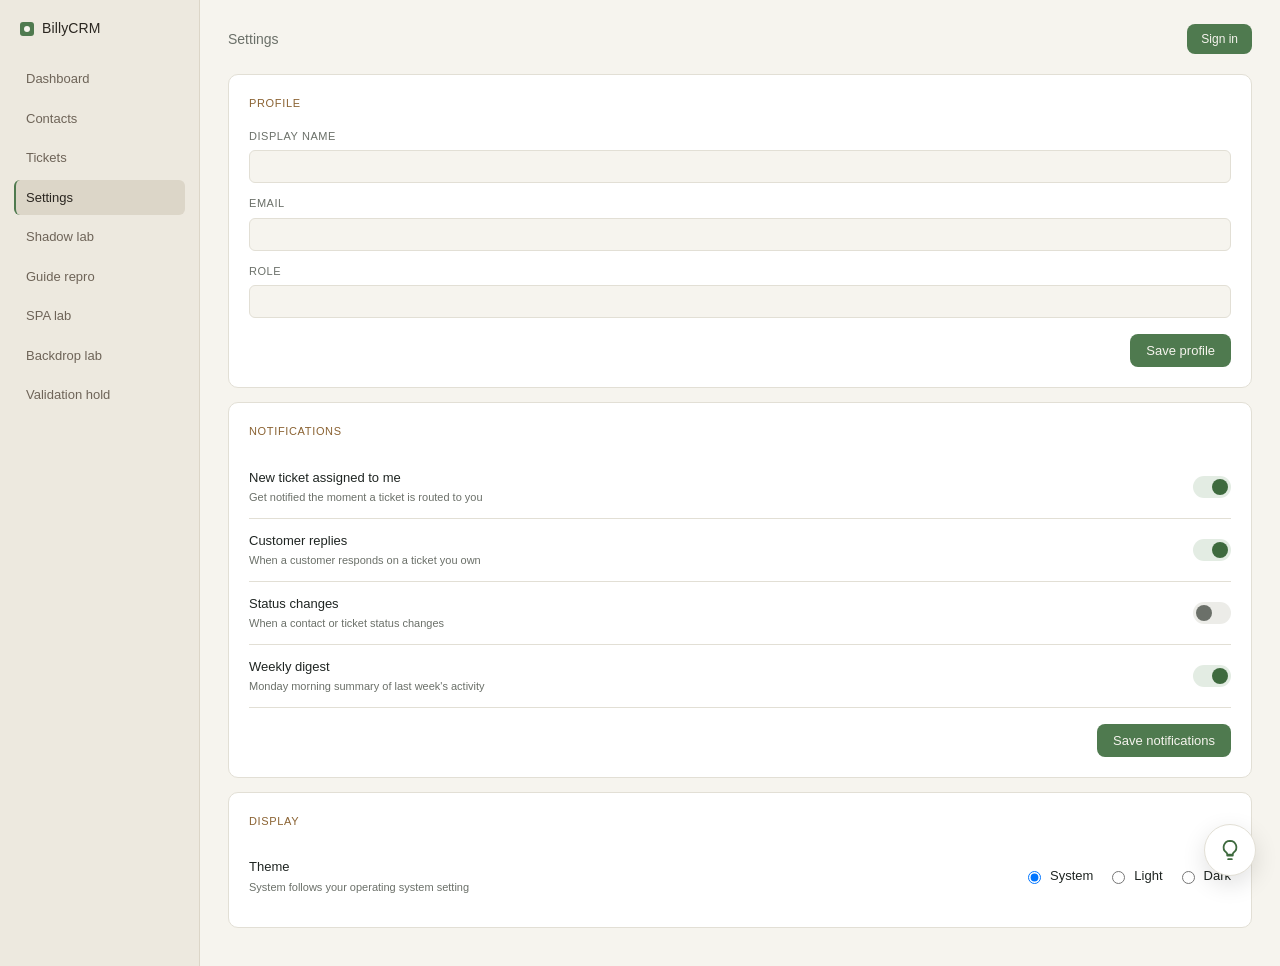
<file: settings.html>
<!DOCTYPE html>
<html lang="en">
<head>
<meta charset="UTF-8">
<meta name="viewport" content="width=device-width, initial-scale=1.0">
<script src="assets/theme.js"></script>
<title>Settings - BillyCRM</title>
<script src="assets/pendoSnippet.js"></script>
<!-- Start of d3v-pendo-ts-test Zendesk Widget script -->
<script id="ze-snippet" src="https://static.zdassets.com/ekr/snippet.js?key=70be359a-9c3d-41ee-9923-3011e9451a80"> </script>
<!-- End of d3v-pendo-ts-test Zendesk Widget script -->
<link rel="stylesheet" href="assets/styles.css">
</head>
<body data-page="settings">

<div class="app">

  <aside class="sidebar">
    <div class="brand">
      <div class="brand-mark"></div>
      <span class="brand-name">BillyCRM</span>
    </div>
    <a class="nav-item" data-page="dashboard" href="dashboard.html">Dashboard</a>
    <a class="nav-item" data-page="contacts"  href="contacts.html">Contacts</a>
    <a class="nav-item" data-page="tickets"   href="tickets.html">Tickets</a>
    <a class="nav-item active" data-page="settings"  href="settings.html">Settings</a>
    <a class="nav-item" data-page="shadow-lab" href="shadow-lab.html">Shadow lab</a>
    <a class="nav-item" data-page="guide-repro" href="guide-repro.html">Guide repro</a>
    <a class="nav-item" data-page="spa-lab" href="spa-lab.html">SPA lab</a>
    <a class="nav-item" data-page="backdrop-lab" href="backdrop-lab.html">Backdrop lab</a>
    <a class="nav-item" data-page="validation-hold" href="validation-hold.html">Validation hold</a>
  </aside>

  <main class="content">

    <div class="page-header">
      <p class="page-title" id="page-title">Settings</p>
      <div class="user-menu-container" id="user-menu-wrapper"></div>
    </div>

    <!-- Profile -->
      <div class="settings-section">
        <div class="settings-section-title">Profile</div>

        <div class="form-field">
          <label for="s-displayName">Display name</label>
          <input id="s-displayName" type="text" autocomplete="off" />
        </div>
        <div class="form-field">
          <label for="s-email">Email</label>
          <input id="s-email" type="email" autocomplete="off" />
        </div>
        <div class="form-field">
          <label for="s-role">Role</label>
          <input id="s-role" type="text" autocomplete="off" />
        </div>

        <div class="settings-actions">
          <span class="save-confirmation" id="profile-save-confirmation">Saved</span>
          <button class="primary" id="save-profile-button">Save profile</button>
        </div>
      </div>

      <!-- Notifications -->
      <div class="settings-section">
        <div class="settings-section-title">Notifications</div>

        <div class="settings-row">
          <div class="settings-row-text">
            <div class="settings-row-label">New ticket assigned to me</div>
            <div class="settings-row-hint">Get notified the moment a ticket is routed to you</div>
          </div>
          <label class="toggle">
            <input type="checkbox" id="s-newTicket" />
            <span class="toggle-slider"></span>
          </label>
        </div>

        <div class="settings-row">
          <div class="settings-row-text">
            <div class="settings-row-label">Customer replies</div>
            <div class="settings-row-hint">When a customer responds on a ticket you own</div>
          </div>
          <label class="toggle">
            <input type="checkbox" id="s-replies" />
            <span class="toggle-slider"></span>
          </label>
        </div>

        <div class="settings-row">
          <div class="settings-row-text">
            <div class="settings-row-label">Status changes</div>
            <div class="settings-row-hint">When a contact or ticket status changes</div>
          </div>
          <label class="toggle">
            <input type="checkbox" id="s-statusChanges" />
            <span class="toggle-slider"></span>
          </label>
        </div>

        <div class="settings-row">
          <div class="settings-row-text">
            <div class="settings-row-label">Weekly digest</div>
            <div class="settings-row-hint">Monday morning summary of last week's activity</div>
          </div>
          <label class="toggle">
            <input type="checkbox" id="s-weeklyDigest" />
            <span class="toggle-slider"></span>
          </label>
        </div>

        <div class="settings-actions">
          <span class="save-confirmation" id="notifications-save-confirmation">Saved</span>
          <button class="primary" id="save-notifications-button">Save notifications</button>
        </div>
      </div>

      <!-- Display -->
      <div class="settings-section">
        <div class="settings-section-title">Display</div>

        <div class="settings-row">
          <div class="settings-row-text">
            <div class="settings-row-label">Theme</div>
            <div class="settings-row-hint">System follows your operating system setting</div>
          </div>
          <!-- No `checked` here on purpose: the saved choice lives in localStorage,
               so initSettings() in app.js sets the checked radio on load. -->
          <div class="theme-options" role="radiogroup" aria-label="Theme">
            <label><input type="radio" name="theme" value="system" id="theme-system" /> System</label>
            <label><input type="radio" name="theme" value="light"  id="theme-light"  /> Light</label>
            <label><input type="radio" name="theme" value="dark"   id="theme-dark"   /> Dark</label>
          </div>
        </div>
      </div>
    
  </main>
</div>

<!-- SIGN-IN MODAL -->
<div class="modal-backdrop" id="signin-modal" hidden>
  <form class="modal" id="signin-form">
    <h3 class="modal-title">Sign in</h3>
    <p style="margin: 0 0 14px; font-size: 12px; color: var(--text-secondary);">
      Identifies you in BillyCRM and (when Pendo is installed) flows through to <code style="font-family: ui-monospace, SFMono-Regular, Menlo, monospace;">pendo.identify()</code>.
    </p>

    <div class="form-field form-field-required">
      <label for="si-visitor-id">Visitor ID</label>
      <input id="si-visitor-id" name="visitorId" type="text" required autocomplete="off" />
    </div>
    <div class="form-field">
      <label for="si-visitor-name">Visitor name <span class="optional">(optional)</span></label>
      <input id="si-visitor-name" name="visitorName" type="text" autocomplete="off" />
    </div>
    <div class="form-field">
      <label for="si-visitor-email">Visitor email <span class="optional">(optional)</span></label>
      <input id="si-visitor-email" name="visitorEmail" type="email" autocomplete="off" />
    </div>
    <div class="form-field">
      <label for="si-visitor-created">Visitor created at <span class="optional">(optional)</span></label>
      <input id="si-visitor-created" name="visitorCreatedAt" type="datetime-local" />
    </div>
    <div class="form-field form-field-required">
      <label for="si-account-id">Account ID</label>
      <input id="si-account-id" name="accountId" type="text" required autocomplete="off" />
    </div>
    <div class="form-field">
      <label for="si-account-name">Account name <span class="optional">(optional)</span></label>
      <input id="si-account-name" name="accountName" type="text" autocomplete="off" />
    </div>

    <div class="modal-buttons">
      <button type="button" class="secondary" id="cancel-signin">Cancel</button>
      <button type="submit" class="primary">Sign in</button>
    </div>
  </form>
</div>

<script src="assets/app.js"></script>

</body>
</html>
</file>
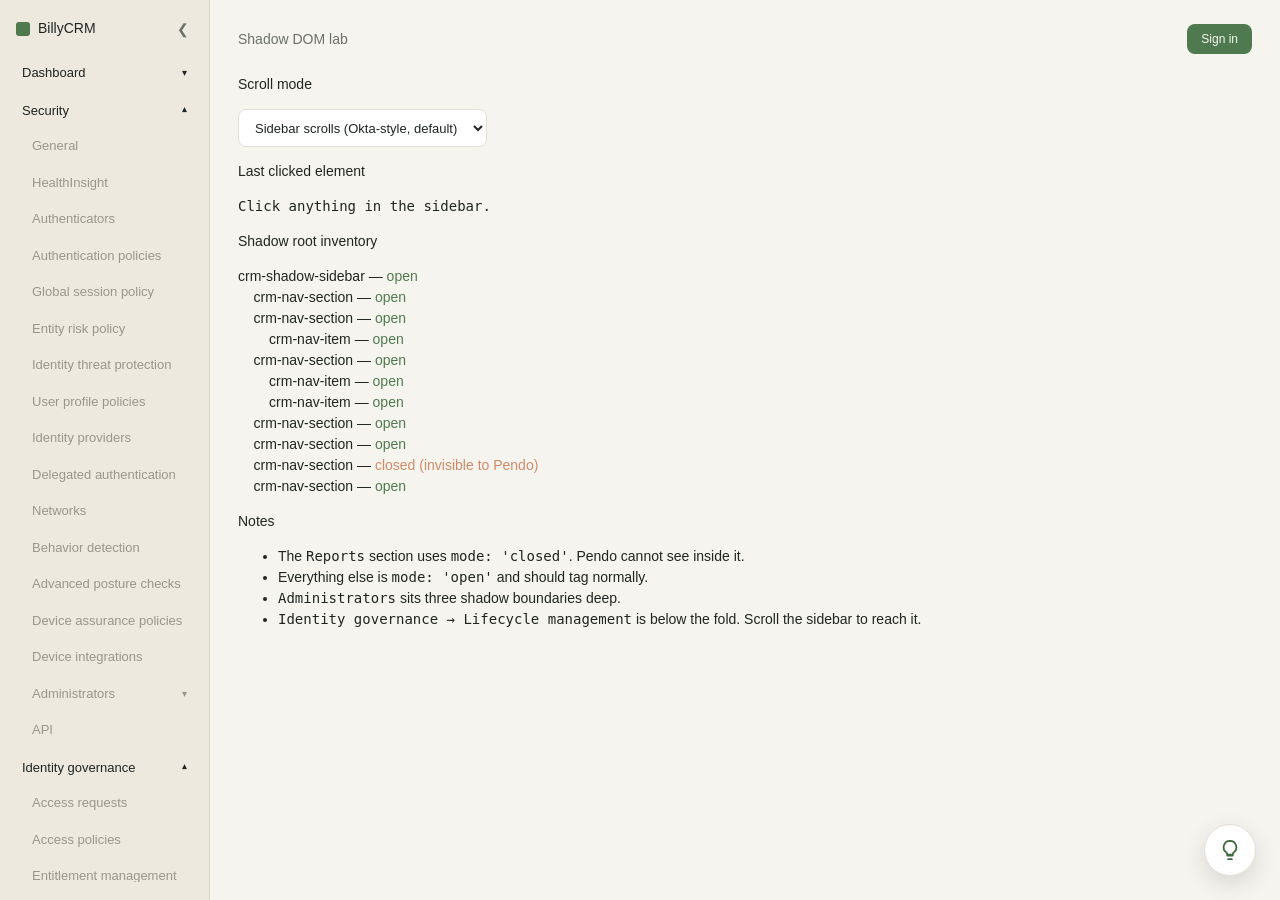
<file: shadow-lab.html>
<!DOCTYPE html>
<html lang="en">
<head>
<meta charset="UTF-8">
<meta name="viewport" content="width=device-width, initial-scale=1.0">
<script src="assets/theme.js"></script>
<title>Shadow DOM lab - BillyCRM</title>
<script src="assets/pendoSnippet.js"></script>
<link rel="stylesheet" href="assets/styles.css">
</head>
<body data-page="shadow-lab">

<div class="app">

  <crm-shadow-sidebar id="lab-sidebar"></crm-shadow-sidebar>

  <main class="content">

    <div class="page-header">
      <p class="page-title">Shadow DOM lab</p>
      <div class="user-menu-container" id="user-menu-wrapper"></div>
    </div>

    <div class="lab-panel">
      <p class="lab-heading">Scroll mode</p>
      <select class="filter-select" id="lab-scroll-mode">
        <option value="sidebar">Sidebar scrolls (Okta-style, default)</option>
        <option value="page">Page scrolls</option>
      </select>
    </div>

    <div class="lab-panel">
      <p class="lab-heading">Last clicked element</p>
      <pre class="lab-path" id="lab-path">Click anything in the sidebar.</pre>
      <div class="lab-meta" id="lab-meta"></div>
    </div>

    <div class="lab-panel">
      <p class="lab-heading">Shadow root inventory</p>
      <div class="lab-meta" id="lab-inventory"></div>
    </div>

    <div class="lab-panel">
      <p class="lab-heading">Notes</p>
      <ul class="lab-notes">
        <li>The <code>Reports</code> section uses <code>mode: 'closed'</code>. Pendo cannot see inside it.</li>
        <li>Everything else is <code>mode: 'open'</code> and should tag normally.</li>
        <li><code>Administrators</code> sits three shadow boundaries deep.</li>
        <li><code>Identity governance &rarr; Lifecycle management</code> is below the fold. Scroll the sidebar to reach it.</li>
      </ul>
    </div>

  </main>
</div>

<!-- SIGN-IN MODAL (same markup as the other pages, so pendo.identify still works here) -->
<div class="modal-backdrop" id="signin-modal" hidden>
  <form class="modal" id="signin-form">
    <h3 class="modal-title">Sign in</h3>
    <div class="form-field form-field-required">
      <label for="si-visitor-id">Visitor ID</label>
      <input id="si-visitor-id" name="visitorId" type="text" required autocomplete="off" />
    </div>
    <div class="form-field">
      <label for="si-visitor-name">Visitor name <span class="optional">(optional)</span></label>
      <input id="si-visitor-name" name="visitorName" type="text" autocomplete="off" />
    </div>
    <div class="form-field">
      <label for="si-visitor-email">Visitor email <span class="optional">(optional)</span></label>
      <input id="si-visitor-email" name="visitorEmail" type="email" autocomplete="off" />
    </div>
    <div class="form-field">
      <label for="si-visitor-created">Visitor created at <span class="optional">(optional)</span></label>
      <input id="si-visitor-created" name="visitorCreatedAt" type="datetime-local" />
    </div>
    <div class="form-field form-field-required">
      <label for="si-account-id">Account ID</label>
      <input id="si-account-id" name="accountId" type="text" required autocomplete="off" />
    </div>
    <div class="form-field">
      <label for="si-account-name">Account name <span class="optional">(optional)</span></label>
      <input id="si-account-name" name="accountName" type="text" autocomplete="off" />
    </div>
    <div class="modal-buttons">
      <button type="button" class="secondary" id="cancel-signin">Cancel</button>
      <button type="submit" class="primary">Sign in</button>
    </div>
  </form>
</div>

<script src="assets/app.js"></script>
<script src="assets/shadow-lab.js"></script>

<div class="toast-container" id="toast-container"></div>

</body>
</html>
</file>
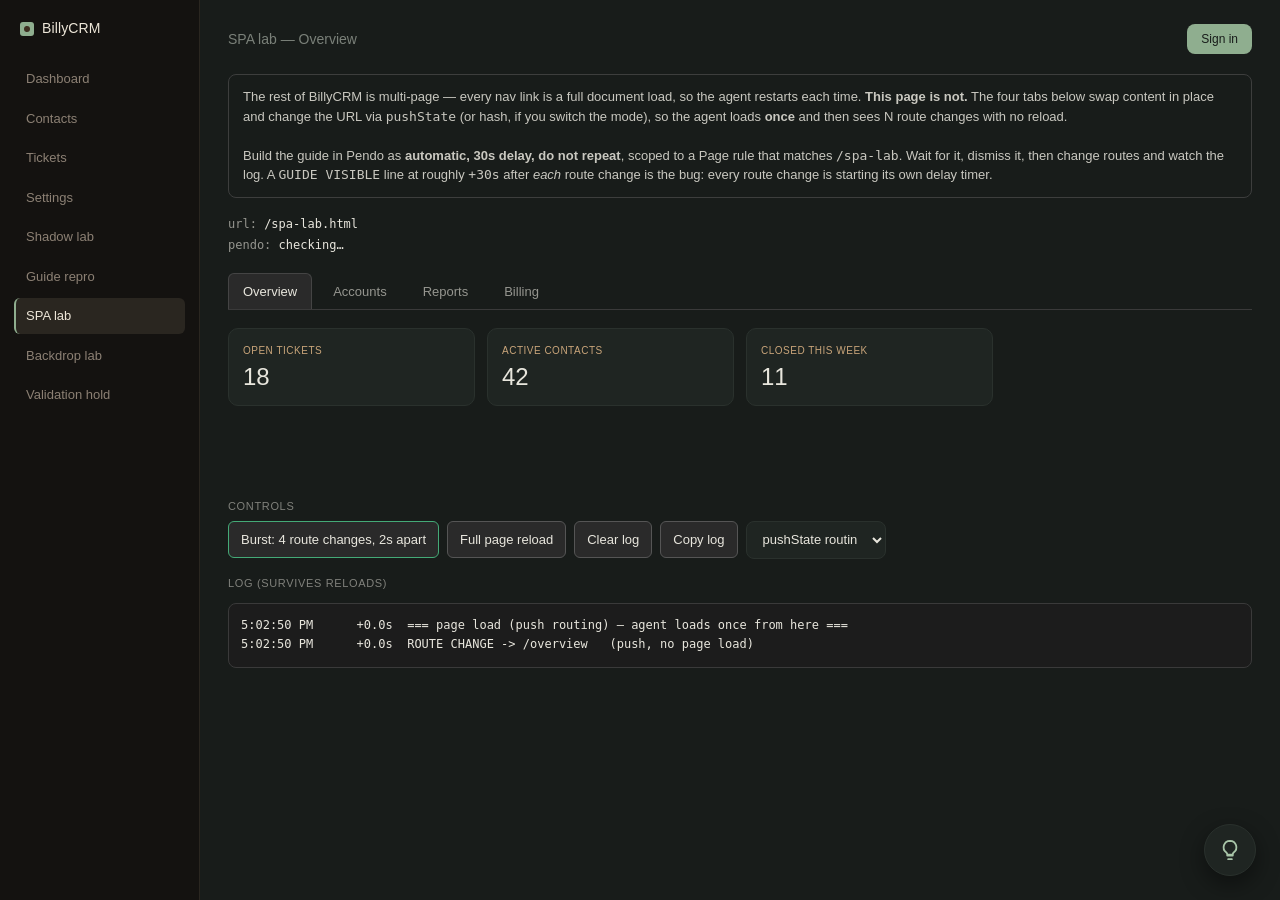
<file: spa-lab.html>
<!DOCTYPE html>
<html lang="en" style="color-scheme: dark;">
<head>
<meta charset="UTF-8">
<meta name="viewport" content="width=device-width, initial-scale=1.0">
<title>SPA lab - BillyCRM</title>
<script src="assets/pendoSnippet.js"></script>
<link rel="stylesheet" href="assets/styles.css">
<style>
  .spa-note {
    border: 1px solid #444;
    border-radius: 8px;
    padding: 12px 14px;
    margin-bottom: 16px;
    font-size: 13px;
    line-height: 1.5;
    opacity: 0.85;
  }
  .spa-meta {
    font-family: ui-monospace, SFMono-Regular, Menlo, monospace;
    font-size: 12px;
    margin-bottom: 16px;
    line-height: 1.8;
  }
  .spa-meta span { opacity: 0.6; }
  .spa-subnav {
    display: flex;
    gap: 6px;
    border-bottom: 1px solid #3a3a3a;
    margin-bottom: 18px;
  }
  .spa-tab {
    font: inherit;
    font-size: 13px;
    padding: 8px 14px;
    border: 1px solid transparent;
    border-bottom: none;
    border-radius: 6px 6px 0 0;
    background: none;
    color: inherit;
    opacity: 0.6;
    cursor: pointer;
    text-decoration: none;
  }
  .spa-tab:hover { opacity: 0.9; }
  .spa-tab.active {
    opacity: 1;
    background: #2a2a2a;
    border-color: #444;
  }
  .spa-view { min-height: 150px; margin-bottom: 20px; }
  .spa-body-copy { font-size: 14px; line-height: 1.6; opacity: 0.8; max-width: 60ch; }
  .spa-buttons { display: flex; flex-wrap: wrap; gap: 8px; margin-bottom: 8px; align-items: center; }
  .spa-buttons button {
    font: inherit;
    font-size: 13px;
    padding: 8px 12px;
    border-radius: 6px;
    border: 1px solid #555;
    background: #2a2a2a;
    color: inherit;
    cursor: pointer;
  }
  .spa-buttons button:hover { background: #343434; }
  .spa-buttons .primary { border-color: #4a7; }
  .spa-label {
    font-size: 11px;
    text-transform: uppercase;
    letter-spacing: 0.06em;
    opacity: 0.5;
    margin: 16px 0 6px;
  }
  #spa-log {
    font-family: ui-monospace, SFMono-Regular, Menlo, monospace;
    font-size: 12px;
    line-height: 1.6;
    white-space: pre;
    overflow: auto;
    max-height: 320px;
    border: 1px solid #3a3a3a;
    border-radius: 8px;
    padding: 12px;
    background: #1c1c1c;
  }
</style>
</head>
<body data-page="spa-lab">

<div class="app">

  <aside class="sidebar">
    <div class="brand">
      <div class="brand-mark"></div>
      <span class="brand-name">BillyCRM</span>
    </div>
    <a class="nav-item" data-page="dashboard" href="dashboard.html">Dashboard</a>
    <a class="nav-item" data-page="contacts"  href="contacts.html">Contacts</a>
    <a class="nav-item" data-page="tickets"   href="tickets.html">Tickets</a>
    <a class="nav-item" data-page="settings"  href="settings.html">Settings</a>
    <a class="nav-item" data-page="shadow-lab" href="shadow-lab.html">Shadow lab</a>
    <a class="nav-item" data-page="guide-repro" href="guide-repro.html">Guide repro</a>
    <a class="nav-item active" data-page="spa-lab" href="spa-lab.html">SPA lab</a>
    <a class="nav-item" data-page="backdrop-lab" href="backdrop-lab.html">Backdrop lab</a>
    <a class="nav-item" data-page="validation-hold" href="validation-hold.html">Validation hold</a>
  </aside>

  <main class="content">

    <div class="page-header">
      <p class="page-title">SPA lab &mdash; <span id="spa-route-title">Overview</span></p>
      <div class="user-menu-container" id="user-menu-wrapper"></div>
    </div>

    <div class="spa-note">
      The rest of BillyCRM is multi-page &mdash; every nav link is a full document load, so the agent
      restarts each time. <strong>This page is not.</strong> The four tabs below swap content in place and
      change the URL via <code>pushState</code> (or hash, if you switch the mode), so the agent loads
      <strong>once</strong> and then sees N route changes with no reload.
      <br><br>
      Build the guide in Pendo as <strong>automatic, 30s delay, do not repeat</strong>, scoped to a Page rule
      that matches <code>/spa-lab</code>. Wait for it, dismiss it, then change routes and watch the log.
      A <code>GUIDE VISIBLE</code> line at roughly <code>+30s</code> after <em>each</em> route change is the bug:
      every route change is starting its own delay timer.
    </div>

    <div class="spa-meta">
      <span>url:</span> <code id="spa-url">&mdash;</code><br>
      <span>pendo:</span> <code id="spa-agent">checking&hellip;</code>
    </div>

    <nav class="spa-subnav" id="spa-subnav">
      <a class="spa-tab active" data-route="overview" href="#">Overview</a>
      <a class="spa-tab" data-route="accounts" href="#">Accounts</a>
      <a class="spa-tab" data-route="reports"  href="#">Reports</a>
      <a class="spa-tab" data-route="billing"  href="#">Billing</a>
    </nav>

    <div class="spa-view" id="spa-view"></div>

    <div class="spa-label">Controls</div>
    <div class="spa-buttons">
      <button class="primary" id="spa-burst">Burst: 4 route changes, 2s apart</button>
      <button id="spa-reload">Full page reload</button>
      <button id="spa-clear">Clear log</button>
      <button id="spa-copy">Copy log</button>
      <select class="filter-select" id="spa-mode">
        <option value="push">pushState routing</option>
        <option value="hash">hash routing</option>
      </select>
    </div>

    <div class="spa-label">Log (survives reloads)</div>
    <pre id="spa-log">(nothing logged yet)</pre>

  </main>
</div>

<!-- SIGN-IN MODAL (same markup as the other pages, so pendo.identify still works here) -->
<div class="modal-backdrop" id="signin-modal" hidden>
  <form class="modal" id="signin-form">
    <h3 class="modal-title">Sign in</h3>
    <div class="form-field form-field-required">
      <label for="si-visitor-id">Visitor ID</label>
      <input id="si-visitor-id" name="visitorId" type="text" required autocomplete="off" />
    </div>
    <div class="form-field">
      <label for="si-visitor-name">Visitor name <span class="optional">(optional)</span></label>
      <input id="si-visitor-name" name="visitorName" type="text" autocomplete="off" />
    </div>
    <div class="form-field">
      <label for="si-visitor-email">Visitor email <span class="optional">(optional)</span></label>
      <input id="si-visitor-email" name="visitorEmail" type="email" autocomplete="off" />
    </div>
    <div class="form-field">
      <label for="si-visitor-created">Visitor created at <span class="optional">(optional)</span></label>
      <input id="si-visitor-created" name="visitorCreatedAt" type="datetime-local" />
    </div>
    <div class="form-field form-field-required">
      <label for="si-account-id">Account ID</label>
      <input id="si-account-id" name="accountId" type="text" required autocomplete="off" />
    </div>
    <div class="form-field">
      <label for="si-account-name">Account name <span class="optional">(optional)</span></label>
      <input id="si-account-name" name="accountName" type="text" autocomplete="off" />
    </div>
    <div class="modal-buttons">
      <button type="button" class="secondary" id="cancel-signin">Cancel</button>
      <button type="submit" class="primary">Sign in</button>
    </div>
  </form>
</div>

<script src="assets/app.js"></script>
<script src="assets/spa-lab.js"></script>

<div class="toast-container" id="toast-container"></div>

</body>
</html>
</file>
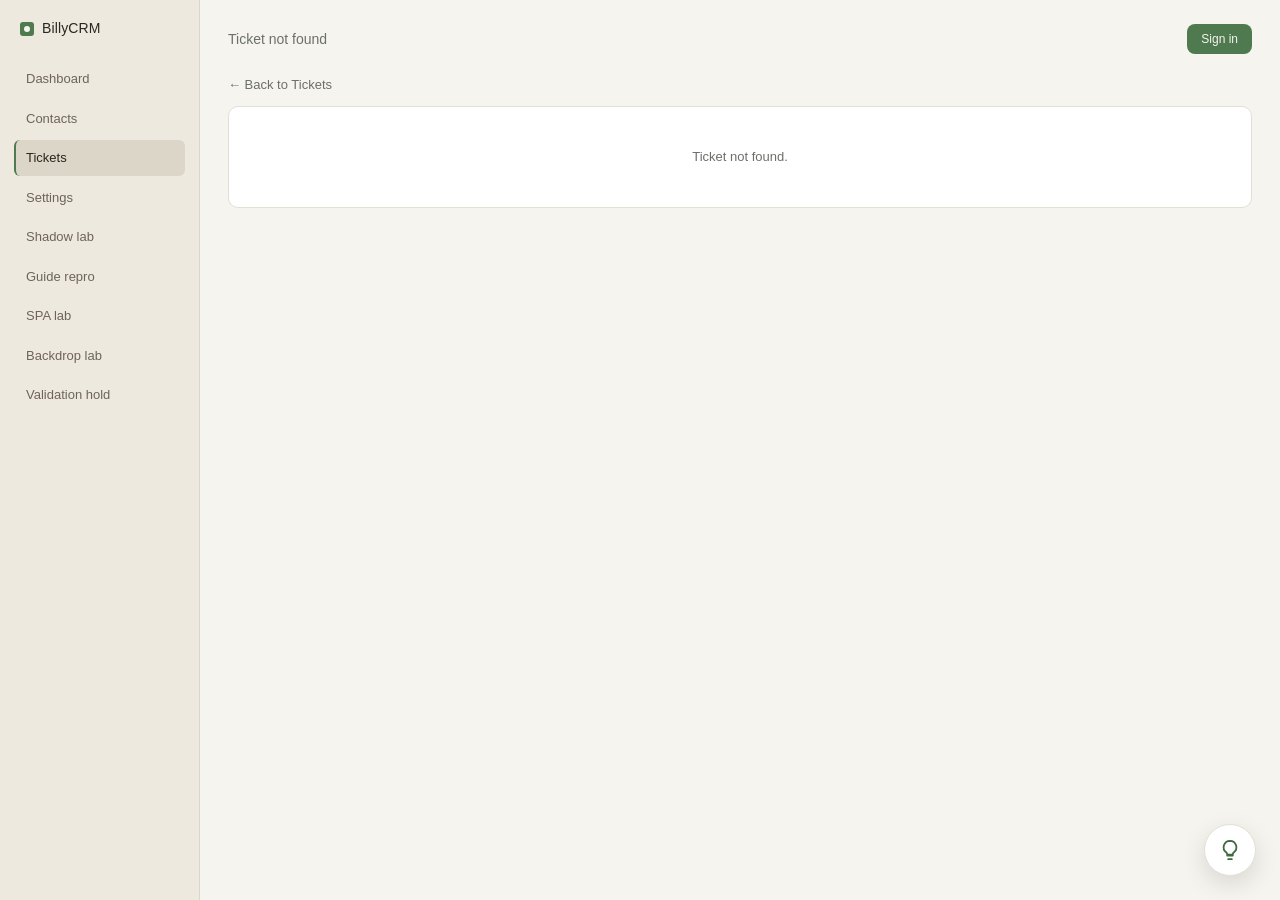
<file: ticket-detail.html>
<!DOCTYPE html>
<html lang="en">
<head>
<meta charset="UTF-8">
<meta name="viewport" content="width=device-width, initial-scale=1.0">
<script src="assets/theme.js"></script>
<title>Ticket Details - BillyCRM</title>
<script src="assets/pendoSnippet.js"></script>
<!-- Start of d3v-pendo-ts-test Zendesk Widget script -->
<script id="ze-snippet" src="https://static.zdassets.com/ekr/snippet.js?key=70be359a-9c3d-41ee-9923-3011e9451a80"> </script>
<!-- End of d3v-pendo-ts-test Zendesk Widget script -->
<link rel="stylesheet" href="assets/styles.css">
</head>
<body data-page="ticket-detail">

<div class="app">

  <aside class="sidebar">
    <div class="brand">
      <div class="brand-mark"></div>
      <span class="brand-name">BillyCRM</span>
    </div>
    <a class="nav-item" data-page="dashboard" href="dashboard.html">Dashboard</a>
    <a class="nav-item" data-page="contacts"  href="contacts.html">Contacts</a>
    <a class="nav-item active" data-page="tickets"   href="tickets.html">Tickets</a>
    <a class="nav-item" data-page="settings"  href="settings.html">Settings</a>
    <a class="nav-item" data-page="shadow-lab" href="shadow-lab.html">Shadow lab</a>
    <a class="nav-item" data-page="guide-repro" href="guide-repro.html">Guide repro</a>
    <a class="nav-item" data-page="spa-lab" href="spa-lab.html">SPA lab</a>
    <a class="nav-item" data-page="backdrop-lab" href="backdrop-lab.html">Backdrop lab</a>
    <a class="nav-item" data-page="validation-hold" href="validation-hold.html">Validation hold</a>
  </aside>

  <main class="content">

    <div class="page-header">
      <p class="page-title" id="page-title">Tickets</p>
      <div class="user-menu-container" id="user-menu-wrapper"></div>
    </div>

    <div id="ticket-detail-content"></div>
    
  </main>
</div>

<!-- TICKET FORM MODAL -->
<div class="modal-backdrop" id="ticket-modal" hidden>
  <form class="modal" id="ticket-form">
    <h3 class="modal-title" id="ticket-modal-title">New ticket</h3>

    <div class="form-field form-field-required">
      <label for="tf-subject">Subject</label>
      <input id="tf-subject" name="subject" type="text" required autocomplete="off" />
    </div>
    <div class="form-field form-field-required">
      <label for="tf-customer">Customer</label>
      <select id="tf-customer" name="customerId" required></select>
    </div>
    <div class="form-field form-field-required">
      <label for="tf-priority">Priority</label>
      <select id="tf-priority" name="priority" required>
        <option value="high">High</option>
        <option value="medium" selected>Medium</option>
        <option value="low">Low</option>
      </select>
    </div>
    <div class="form-field form-field-required">
      <label for="tf-status">Status</label>
      <select id="tf-status" name="status" required>
        <option value="open">Open</option>
        <option value="in-progress">In progress</option>
        <option value="pending">Pending</option>
        <option value="closed">Closed</option>
      </select>
    </div>
    <div class="form-field">
      <label for="tf-assignee">Assignee <span class="optional">(optional)</span></label>
      <input id="tf-assignee" name="assignee" type="text" autocomplete="off" />
    </div>
    <div class="form-field">
      <label for="tf-description">Description <span class="optional">(optional)</span></label>
      <textarea id="tf-description" name="description"></textarea>
    </div>

    <div class="modal-buttons">
      <button type="button" class="secondary" id="cancel-ticket">Cancel</button>
      <button type="submit" class="primary" id="save-ticket">Save ticket</button>
    </div>
  </form>
</div>

<!-- SIGN-IN MODAL -->
<div class="modal-backdrop" id="signin-modal" hidden>
  <form class="modal" id="signin-form">
    <h3 class="modal-title">Sign in</h3>
    <p style="margin: 0 0 14px; font-size: 12px; color: var(--text-secondary);">
      Identifies you in BillyCRM and (when Pendo is installed) flows through to <code style="font-family: ui-monospace, SFMono-Regular, Menlo, monospace;">pendo.identify()</code>.
    </p>

    <div class="form-field form-field-required">
      <label for="si-visitor-id">Visitor ID</label>
      <input id="si-visitor-id" name="visitorId" type="text" required autocomplete="off" />
    </div>
    <div class="form-field">
      <label for="si-visitor-name">Visitor name <span class="optional">(optional)</span></label>
      <input id="si-visitor-name" name="visitorName" type="text" autocomplete="off" />
    </div>
    <div class="form-field">
      <label for="si-visitor-email">Visitor email <span class="optional">(optional)</span></label>
      <input id="si-visitor-email" name="visitorEmail" type="email" autocomplete="off" />
    </div>
    <div class="form-field">
      <label for="si-visitor-created">Visitor created at <span class="optional">(optional)</span></label>
      <input id="si-visitor-created" name="visitorCreatedAt" type="datetime-local" />
    </div>
    <div class="form-field form-field-required">
      <label for="si-account-id">Account ID</label>
      <input id="si-account-id" name="accountId" type="text" required autocomplete="off" />
    </div>
    <div class="form-field">
      <label for="si-account-name">Account name <span class="optional">(optional)</span></label>
      <input id="si-account-name" name="accountName" type="text" autocomplete="off" />
    </div>

    <div class="modal-buttons">
      <button type="button" class="secondary" id="cancel-signin">Cancel</button>
      <button type="submit" class="primary">Sign in</button>
    </div>
  </form>
</div>

<script src="assets/app.js"></script>

</body>
</html>
</file>
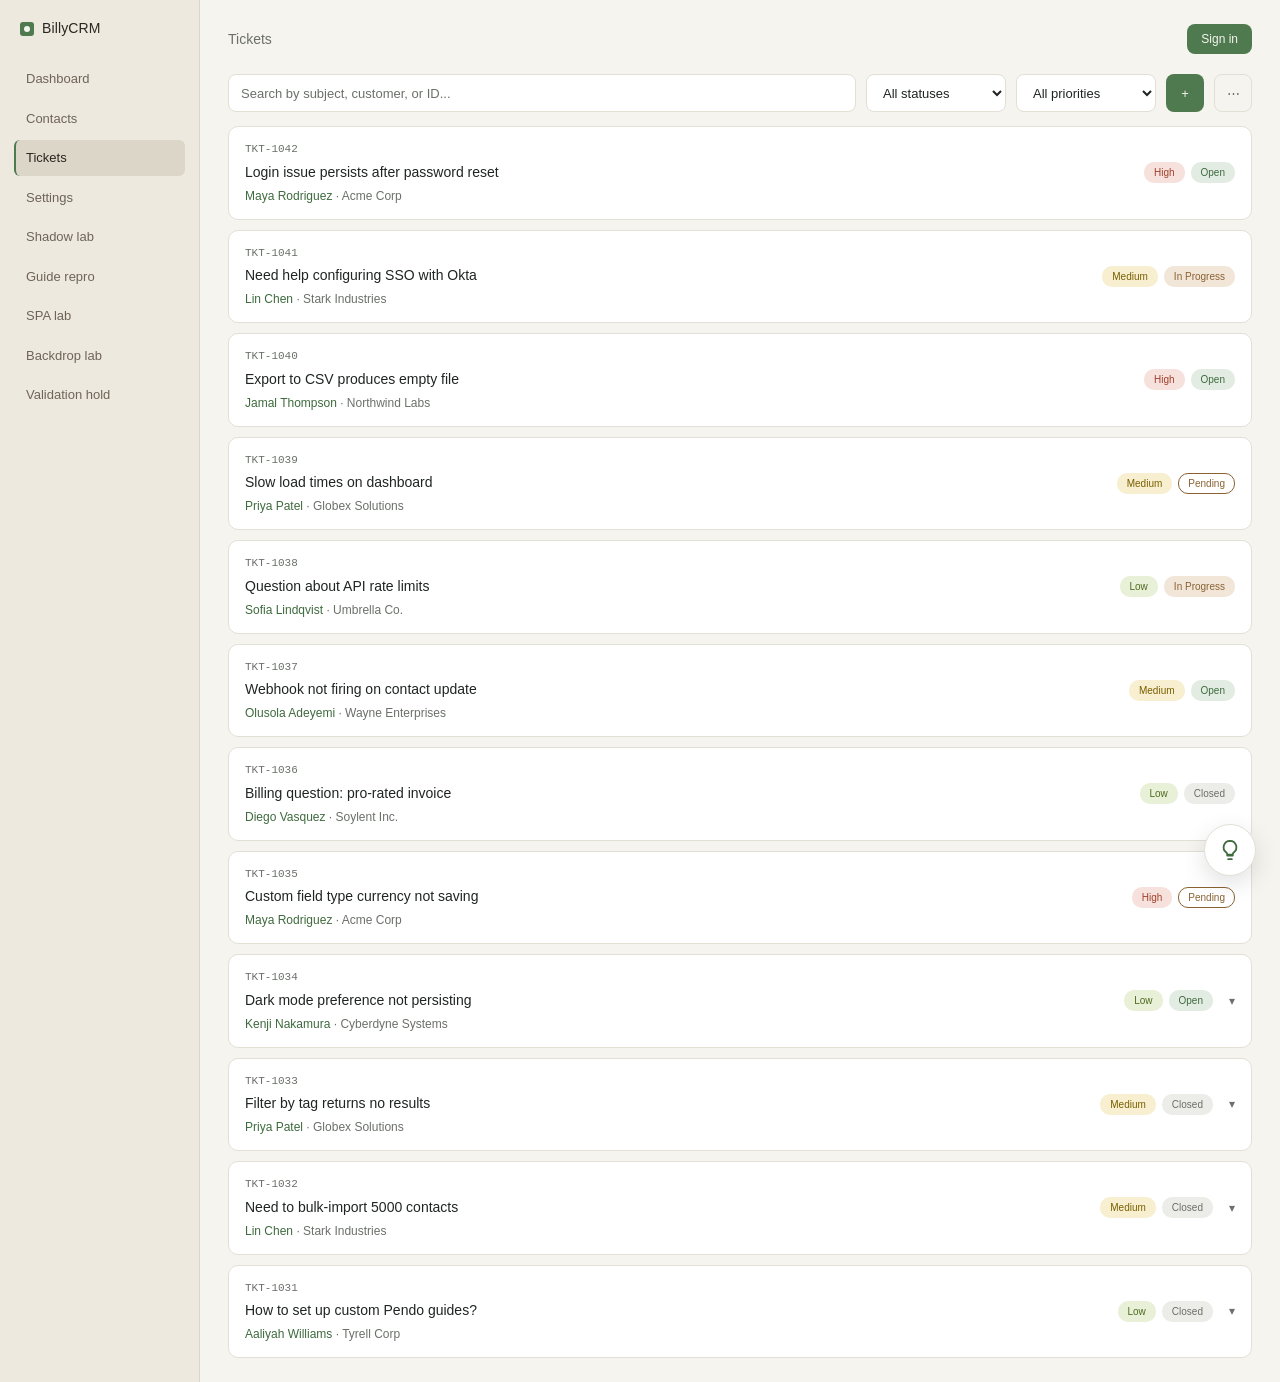
<file: tickets.html>
<!DOCTYPE html>
<html lang="en">
<head>
<meta charset="UTF-8">
<meta name="viewport" content="width=device-width, initial-scale=1.0">
<script src="assets/theme.js"></script>
<title>Tickets - BillyCRM</title>
<script src="assets/pendoSnippet.js"></script>
<!-- Start of d3v-pendo-ts-test Zendesk Widget script -->
<script id="ze-snippet" src="https://static.zdassets.com/ekr/snippet.js?key=70be359a-9c3d-41ee-9923-3011e9451a80"> </script>
<!-- End of d3v-pendo-ts-test Zendesk Widget script -->
<link rel="stylesheet" href="assets/styles.css">
</head>
<body data-page="tickets">

<div class="app">

  <aside class="sidebar">
    <div class="brand">
      <div class="brand-mark"></div>
      <span class="brand-name">BillyCRM</span>
    </div>
    <a class="nav-item" data-page="dashboard" href="dashboard.html">Dashboard</a>
    <a class="nav-item" data-page="contacts"  href="contacts.html">Contacts</a>
    <a class="nav-item active" data-page="tickets"   href="tickets.html">Tickets</a>
    <a class="nav-item" data-page="settings"  href="settings.html">Settings</a>
    <a class="nav-item" data-page="shadow-lab" href="shadow-lab.html">Shadow lab</a>
    <a class="nav-item" data-page="guide-repro" href="guide-repro.html">Guide repro</a>
    <a class="nav-item" data-page="spa-lab" href="spa-lab.html">SPA lab</a>
    <a class="nav-item" data-page="backdrop-lab" href="backdrop-lab.html">Backdrop lab</a>
    <a class="nav-item" data-page="validation-hold" href="validation-hold.html">Validation hold</a>
  </aside>

  <main class="content">

    <div class="page-header">
      <p class="page-title" id="page-title">Tickets</p>
      <div class="user-menu-container" id="user-menu-wrapper"></div>
    </div>

    <div class="page-toolbar">
        <input class="search-input" id="ticket-search-input" type="text" placeholder="Search by subject, customer, or ID..." />
        <select class="filter-select" id="ticket-status-filter">
          <option value="all">All statuses</option>
          <option value="open">Open</option>
          <option value="in-progress">In progress</option>
          <option value="pending">Pending</option>
          <option value="closed">Closed</option>
        </select>
        <select class="filter-select" id="ticket-priority-filter">
          <option value="all">All priorities</option>
          <option value="high">High</option>
          <option value="medium">Medium</option>
          <option value="low">Low</option>
        </select>
        <button class="primary icon-button" id="add-ticket-button" title="New ticket" aria-label="New ticket">+</button>
        <div class="actions-menu-container">
          <button class="secondary icon-button actions-trigger"
            id="tickets-actions-trigger"
            title="More actions"
            aria-label="More actions"
            aria-haspopup="true">⋯</button>
          <div class="actions-dropdown" id="tickets-actions-dropdown" hidden>
            <button class="actions-item" id="tickets-export-csv">Export to CSV</button>
            <button class="actions-item" id="tickets-generate-summary">Generate weekly summary</button>
          </div>
        </div>
    </div>

    <div class="ticket-list" id="tickets-list"></div>
    
  </main>
</div>

<!-- TICKET FORM MODAL -->
<div class="modal-backdrop" id="ticket-modal" hidden>
  <form class="modal" id="ticket-form">
    <h3 class="modal-title" id="ticket-modal-title">New ticket</h3>

    <div class="form-field form-field-required">
      <label for="tf-subject">Subject</label>
      <input id="tf-subject" name="subject" type="text" required autocomplete="off" />
    </div>
    <div class="form-field form-field-required">
      <label for="tf-customer">Customer</label>
      <select id="tf-customer" name="customerId" required></select>
    </div>
    <div class="form-field form-field-required">
      <label for="tf-priority">Priority</label>
      <select id="tf-priority" name="priority" required>
        <option value="high">High</option>
        <option value="medium" selected>Medium</option>
        <option value="low">Low</option>
      </select>
    </div>
    <div class="form-field form-field-required">
      <label for="tf-status">Status</label>
      <select id="tf-status" name="status" required>
        <option value="open">Open</option>
        <option value="in-progress">In progress</option>
        <option value="pending">Pending</option>
        <option value="closed">Closed</option>
      </select>
    </div>
    <div class="form-field">
      <label for="tf-assignee">Assignee <span class="optional">(optional)</span></label>
      <input id="tf-assignee" name="assignee" type="text" autocomplete="off" />
    </div>
    <div class="form-field">
      <label for="tf-description">Description <span class="optional">(optional)</span></label>
      <textarea id="tf-description" name="description"></textarea>
    </div>

    <div class="modal-buttons">
      <button type="button" class="secondary" id="cancel-ticket">Cancel</button>
      <button type="submit" class="primary" id="save-ticket">Save ticket</button>
    </div>
  </form>
</div>

<!-- SIGN-IN MODAL -->
<div class="modal-backdrop" id="signin-modal" hidden>
  <form class="modal" id="signin-form">
    <h3 class="modal-title">Sign in</h3>
    <p style="margin: 0 0 14px; font-size: 12px; color: var(--text-secondary);">
      Identifies you in BillyCRM and (when Pendo is installed) flows through to <code style="font-family: ui-monospace, SFMono-Regular, Menlo, monospace;">pendo.identify()</code>.
    </p>

    <div class="form-field form-field-required">
      <label for="si-visitor-id">Visitor ID</label>
      <input id="si-visitor-id" name="visitorId" type="text" required autocomplete="off" />
    </div>
    <div class="form-field">
      <label for="si-visitor-name">Visitor name <span class="optional">(optional)</span></label>
      <input id="si-visitor-name" name="visitorName" type="text" autocomplete="off" />
    </div>
    <div class="form-field">
      <label for="si-visitor-email">Visitor email <span class="optional">(optional)</span></label>
      <input id="si-visitor-email" name="visitorEmail" type="email" autocomplete="off" />
    </div>
    <div class="form-field">
      <label for="si-visitor-created">Visitor created at <span class="optional">(optional)</span></label>
      <input id="si-visitor-created" name="visitorCreatedAt" type="datetime-local" />
    </div>
    <div class="form-field form-field-required">
      <label for="si-account-id">Account ID</label>
      <input id="si-account-id" name="accountId" type="text" required autocomplete="off" />
    </div>
    <div class="form-field">
      <label for="si-account-name">Account name <span class="optional">(optional)</span></label>
      <input id="si-account-name" name="accountName" type="text" autocomplete="off" />
    </div>

    <div class="modal-buttons">
      <button type="button" class="secondary" id="cancel-signin">Cancel</button>
      <button type="submit" class="primary">Sign in</button>
    </div>
  </form>
</div>

<script src="assets/app.js"></script>

<div class="toast-container" id="toast-container"></div>

</body>
</html>
</file>
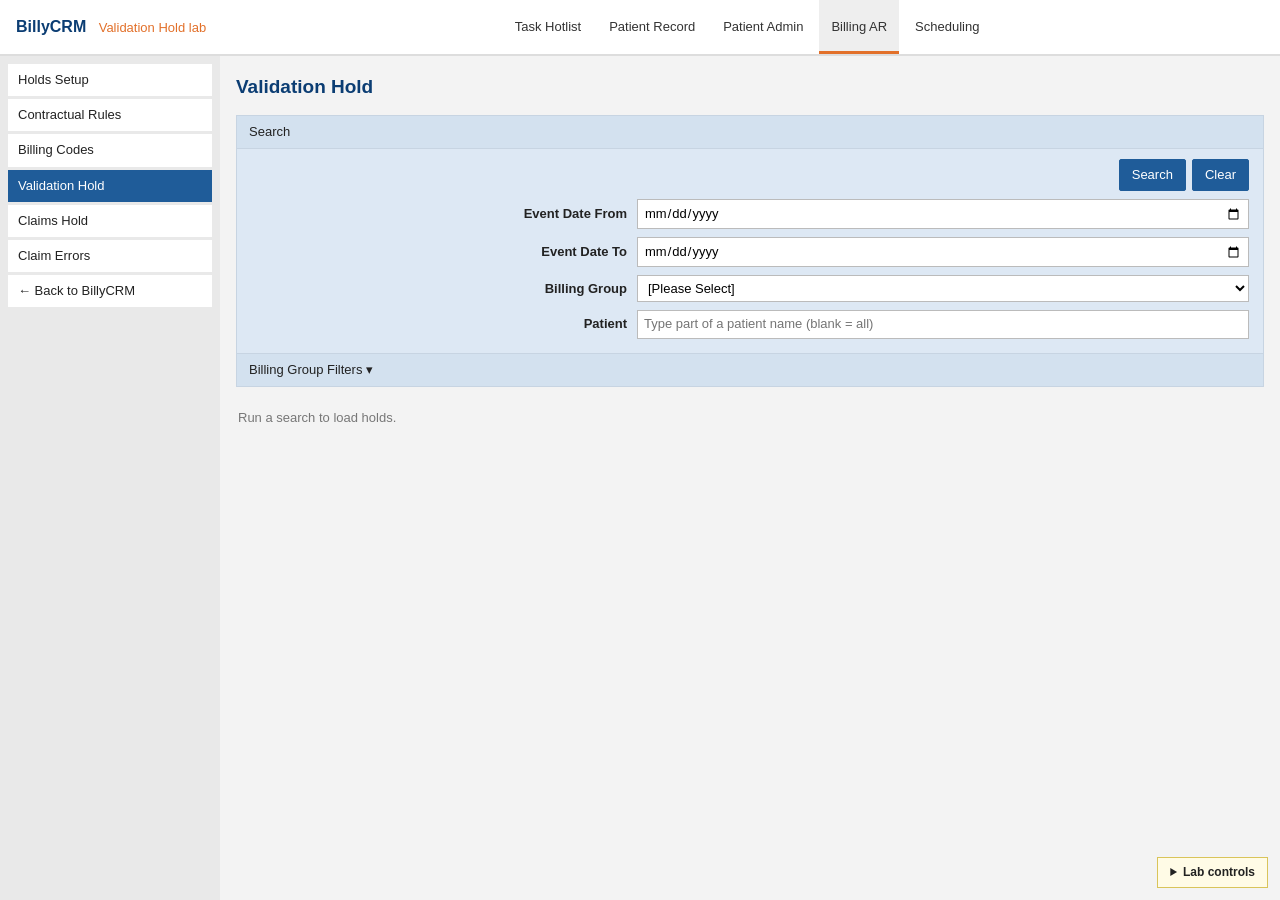
<file: validation-hold.html>
<!DOCTYPE html>
<html lang="en">
<head>
<meta charset="UTF-8">
<meta name="viewport" content="width=device-width, initial-scale=1.0">
<title>Validation Hold - BillyCRM</title>
<script src="assets/pendoSnippet.js"></script>
<link rel="stylesheet" href="assets/vh-lab.css">
</head>
<body data-page="validation-hold">

<header class="mc-topbar">
  <a class="mc-brand" href="dashboard.html">BillyCRM <span>Validation Hold lab</span></a>
  <nav class="mc-tabs">
    <a href="#">Task Hotlist</a>
    <a href="patient-record.html">Patient Record</a>
    <a href="#">Patient Admin</a>
    <a class="active" href="validation-hold.html">Billing AR</a>
    <a href="#">Scheduling</a>
  </nav>
</header>

<div class="mc-layout">
  <aside class="mc-sidebar">
    <a href="#">Holds Setup</a>
    <a href="#">Contractual Rules</a>
    <a href="#">Billing Codes</a>
    <a class="active" href="validation-hold.html">Validation Hold</a>
    <a href="#">Claims Hold</a>
    <a href="#">Claim Errors</a>
    <a href="dashboard.html">&larr; Back to BillyCRM</a>
  </aside>

  <main class="mc-content">
    <h1 class="mc-title">Validation Hold</h1>
    <input type="hidden" id="PageName" name="PageName" value="ValidationHold">

    <div class="panel">
      <div class="panel-header">Search</div>
      <form class="filterpanel" id="validationHoldForm">
        <div class="row-actions">
          <button type="submit" class="k-button k-primary" id="btnSearch">Search</button>
          <button type="button" class="k-button k-primary" id="btnClear">Clear</button>
        </div>
        <label>Event Date From <input type="date" id="EventDateFrom"></label>
        <label>Event Date To <input type="date" id="EventDateTo"></label>
        <label>Billing Group
          <select id="BillingGroup"><option value="">[Please Select]</option><option>Hospice</option><option>Home Health</option></select>
        </label>
        <label>Patient <input type="text" id="PatientFilter" placeholder="Type part of a patient name (blank = all)"></label>
      </form>
      <div class="panel-subheader">Billing Group Filters &#9662;</div>
    </div>

    <div id="gridHost"><p class="empty-note">Run a search to load holds.</p></div>
  </main>
</div>

<details class="lab-controls">
  <summary>Lab controls</summary>
  <p>Grid mount mode:
    <label><input type="radio" name="mount" value="create" checked> created on Search (not in DOM before)</label>
    <label><input type="radio" name="mount" value="hide"> in DOM but hidden until Search</label>
  </p>
  <p><label style="margin:0"><input type="checkbox" id="labAutoExpand"> Auto-expand the first row after each search (shows the hold text the badge targets)</label></p>
  <p>Simulated fetch delay (ms): <input type="number" id="labDelay" value="800" min="0" step="100"></p>
  <p>Patient link opens record in:
    <label><input type="radio" name="linkTarget" value="_blank" checked> new tab</label>
    <label><input type="radio" name="linkTarget" value="_self"> same tab</label>
  </p>
  <p class="lab-hint">Settings are saved in this browser. Grid id <code>#validationHoldKendoGrid</code>, links <code>a.lnkPatientName</code>.</p>
</details>

<script src="assets/vh-lab.js"></script>
</body>
</html>
</file>
<file: assets/styles.css>
:root {
  /* Default = follow the OS. theme.js overrides this on <html> when the user
     picks Light or Dark. light-dark(LIGHT, DARK) resolves against it. */
  color-scheme: light dark;

  --bg-page:               light-dark(#F6F4EE, #181C1A);
  --bg-box:                light-dark(#FFFFFF, #1F2522);
  --bg-box-hover:          light-dark(#F1EFE8, #232A26);
  --border-box:            light-dark(#E2DFD5, #2A312D);
  --text-primary:          light-dark(#1F2522, #E8E6DD);
  --text-secondary:        light-dark(#6B7069, #7A8079);

  --bg-sidebar:            light-dark(#EDE9DF, #141210);
  --bg-surface:            light-dark(#E4DFD3, #232019);
  --bg-surface-active:     light-dark(#DCD6C8, #2A2620);
  --border:                light-dark(#DCD6C8, #2A2620);
  --sidebar-text-primary:  light-dark(#2A2620, #EDE6D8);
  --sidebar-text-secondary: light-dark(#6E6458, #8C8074);

  --bg-sage-soft:          light-dark(#E3ECE3, #2D3A2D);
  --bg-brown-soft:         light-dark(#F1E6D8, #3D2E20);
  --bg-gray-soft:          light-dark(#ECECE8, #2A2A28);
  --gray-text:             light-dark(#6E6E68, #989890);

  /* Sage and brown are used as TEXT ~23 times. The dark-mode values are only
     ~2.3:1 contrast on a light background, so light mode uses darker versions
     (both ~5:1). */
  --sage:                  light-dark(#4F7A4F, #8FAE8F);
  --sage-bright:           light-dark(#3E6A3E, #A8C5A8);  /* hover: darker in light, lighter in dark */
  --brown:                 light-dark(#8A6232, #C9A57A);
  --brown-deep:            light-dark(#F6F4EE, #3D2E20);  /* the dot inside the brand mark */

  --bg-priority-high:      light-dark(#F6E1DC, #3D2424);
  --priority-high:         light-dark(#A2402C, #D89E8A);
  --bg-priority-med:       light-dark(#F7EFCF, #3D3520);
  --priority-med:          light-dark(#7A5F00, #FFD908);
  --bg-priority-low:       light-dark(#E8F0D8, #2A3520);
  --priority-low:          light-dark(#4F6B1F, #B5C97A);

  /* Replace the hard-coded colours that used to live below :root */
  --avatar-hover:          light-dark(#E8D9C4, #4A382A);
  --shadow-color:          light-dark(rgba(0, 0, 0, 0.12), rgba(0, 0, 0, 0.45));
  --backdrop:              light-dark(rgba(31, 37, 34, 0.35), rgba(0, 0, 0, 0.6));
}

* { box-sizing: border-box; }

html, body {
  margin: 0;
  padding: 0;
  background: var(--bg-page);
  color: var(--text-primary);
  font-family: -apple-system, BlinkMacSystemFont, 'Segoe UI', Roboto, sans-serif;
  font-size: 14px;
  line-height: 1.5;
  height: 100%;
}

.app { display: flex; min-height: 100vh; }

.sidebar {
  background: var(--bg-sidebar);
  width: 200px;
  padding: 18px 14px;
  border-right: 1px solid var(--border);
  display: flex;
  flex-direction: column;
  gap: 4px;
}

.brand { display: flex; align-items: center; gap: 8px; margin-bottom: 18px; padding: 0 6px; }
.brand-mark { width: 14px; height: 14px; border-radius: 3px; background: var(--sage); display: flex; align-items: center; justify-content: center; flex-shrink: 0; }
.brand-mark::after { content: ''; width: 6px; height: 6px; border-radius: 50%; background: var(--brown-deep); }
.brand-name { font-size: 14px; font-weight: 500; color: var(--sidebar-text-primary); letter-spacing: 0.01em; }

.nav-item {
  display: block;
  text-decoration: none;
  font-size: 13px;
  color: var(--sidebar-text-secondary);
  padding: 8px 10px;
  border-radius: 6px;
  border-left: 2px solid transparent;
  cursor: pointer;
  transition: background 0.12s, color 0.12s;
}
.nav-item:hover { color: var(--sidebar-text-primary); background: var(--bg-surface); }
.nav-item.active {
  color: var(--sidebar-text-primary);
  background: var(--bg-surface-active);
  border-left: 2px solid var(--sage);
}

.content { flex: 1; padding: 24px 28px; overflow-y: auto; min-width: 0; }

.page-header { display: flex; justify-content: space-between; align-items: center; margin-bottom: 20px; }
.page-title { font-size: 14px; color: var(--text-secondary); margin: 0; font-weight: 400; }

/* User menu (top right) */
.user-menu-container { position: relative; }

button.user-avatar,
.user-avatar {
  width: 30px;
  height: 30px;
  border-radius: 50%;
  background: var(--bg-brown-soft);
  color: var(--brown);
  display: flex;
  align-items: center;
  justify-content: center;
  font-size: 11px;
  font-weight: 500;
  cursor: pointer;
  border: none;
  font-family: inherit;
  padding: 0;
}
button.user-avatar:hover { background: var(--avatar-hover); }

.signin-button {
  height: 30px;
  padding: 0 14px;
  font-size: 12px;
  font-weight: 500;
  background: var(--sage);
  color: var(--bg-page);
  border: none;
  border-radius: 8px;
  cursor: pointer;
  font-family: inherit;
}
.signin-button:hover { background: var(--sage-bright); }

.user-menu-dropdown {
  position: absolute;
  top: calc(100% + 8px);
  right: 0;
  background: var(--bg-box);
  border: 1px solid var(--border-box);
  border-radius: 10px;
  padding: 14px;
  width: 240px;
  z-index: 50;
  box-shadow: 0 8px 24px var(--shadow-color);
}
.user-menu-section { padding: 4px 0; }
.user-menu-label {
  font-size: 10px;
  color: var(--brown);
  text-transform: uppercase;
  letter-spacing: 0.06em;
  font-weight: 500;
  margin-bottom: 4px;
}
.user-menu-value {
  font-size: 13px;
  color: var(--text-primary);
  overflow: hidden;
  text-overflow: ellipsis;
  white-space: nowrap;
}
.user-menu-hint {
  font-size: 11px;
  color: var(--text-secondary);
  overflow: hidden;
  text-overflow: ellipsis;
  white-space: nowrap;
}
.user-menu-id {
  font-size: 11px;
  color: var(--text-secondary);
  font-family: ui-monospace, SFMono-Regular, Menlo, monospace;
  margin-top: 2px;
}
.user-menu-divider {
  border-top: 1px solid var(--border-box);
  margin: 10px 0;
}
.user-menu-actions { margin-top: 10px; }
.user-menu-actions button { width: 100%; }

.section-heading {
  font-size: 11px; color: var(--brown);
  text-transform: uppercase; letter-spacing: 0.06em;
  font-weight: 500; margin: 0 0 12px;
}

.metric-grid { display: grid; grid-template-columns: repeat(4, 1fr); gap: 12px; margin-bottom: 24px; }

.metric-card {
  background: var(--bg-box);
  border: 1px solid var(--border-box);
  border-radius: 10px;
  padding: 14px;
}
.metric-label { font-size: 10px; color: var(--brown); text-transform: uppercase; letter-spacing: 0.05em; margin-bottom: 6px; }
.metric-value { font-size: 24px; font-weight: 500; color: var(--text-primary); line-height: 1.1; }
.metric-trend { font-size: 11px; color: var(--text-secondary); margin-top: 4px; }
.metric-trend.up { color: var(--sage-bright); }
.metric-trend.down { color: var(--priority-high); }

.activity-list {
  background: var(--bg-box);
  border: 1px solid var(--border-box);
  border-radius: 10px;
  overflow: hidden;
}

.activity-row {
  display: flex; align-items: center; gap: 12px;
  padding: 12px 14px;
  border-bottom: 1px solid var(--border-box);
  cursor: pointer;
  transition: background 0.12s;
}
.activity-row:last-child { border-bottom: none; }
.activity-row:hover { background: var(--bg-box-hover); }
.activity-dot { width: 8px; height: 8px; border-radius: 50%; flex-shrink: 0; }
.activity-dot.sage  { background: var(--sage); }
.activity-dot.brown { background: var(--brown); }
.activity-text { flex: 1; font-size: 13px; color: var(--text-primary); }
.activity-time { font-size: 11px; color: var(--text-secondary); }

.stub {
  background: var(--bg-box);
  border: 1px dashed var(--border-box);
  border-radius: 10px;
  padding: 32px;
  text-align: center;
  color: var(--text-secondary);
}
.stub-title { color: var(--text-primary); font-size: 15px; font-weight: 500; margin-bottom: 6px; }

button.primary {
  background: var(--sage); color: var(--bg-page);
  border: none; border-radius: 8px; padding: 9px 16px;
  font-size: 13px; font-weight: 500; cursor: pointer; font-family: inherit;
}
button.primary:hover { background: var(--sage-bright); }

button.secondary {
  background: transparent; color: var(--text-secondary);
  border: 1px solid var(--border-box); border-radius: 8px;
  padding: 9px 16px; font-size: 13px; font-weight: 500;
  cursor: pointer; font-family: inherit;
}
button.secondary:hover { color: var(--text-primary); background: var(--bg-box-hover); }

.icon-button {
  height: 38px;
  padding: 0;
  font-size: 20px; line-height: 1;
  display: inline-flex; align-items: center; justify-content: center;
  flex: 0 2 38px;
  min-width: 32px;
}

.page-toolbar {
  display: flex;
  width: 100%;
  gap: 10px;
  margin-bottom: 14px;
  align-items: center;
  flex-wrap: nowrap;
}

.search-input,
.filter-select {
  background: var(--bg-box);
  border: 1px solid var(--border-box);
  border-radius: 8px;
  padding: 8px 12px;
  color: var(--text-primary);
  font-size: 13px;
  font-family: inherit;
  height: 38px;
}
.search-input { flex: 1 1 200px; min-width: 120px; }
.filter-select { flex: 0 3 140px; min-width: 90px; }
.search-input::placeholder { color: var(--text-secondary); }
.search-input:focus,
.filter-select:focus { outline: none; border-color: var(--sage); }

.contacts-table {
  width: 100%;
  background: var(--bg-box);
  border: 1px solid var(--border-box);
  border-radius: 10px;
  overflow: hidden;
}
.contacts-table-header,
.contact-row {
  display: grid;
  grid-template-columns: 50px 1.4fr 1.6fr 1.2fr 100px;
  gap: 12px;
  align-items: center;
  padding: 12px 14px;
}
.contact-row > div:last-child { text-align: center; }
.contacts-table-header {
  border-bottom: 1px solid var(--border-box);
  font-size: 10px;
  text-transform: uppercase;
  letter-spacing: 0.05em;
  color: var(--brown);
  font-weight: 500;
}
.contact-row {
  border-bottom: 1px solid var(--border-box);
  cursor: pointer;
  text-decoration: none;
  color: var(--text-primary);
  font-size: 13px;
  transition: background 0.12s;
}
.contact-row:last-child { border-bottom: none; }
.contact-row:hover { background: var(--bg-box-hover); }
.contact-row > div { overflow: hidden; text-overflow: ellipsis; white-space: nowrap; }

.contact-avatar {
  width: 32px; height: 32px; border-radius: 50%;
  background: var(--bg-brown-soft); color: var(--brown);
  display: flex; align-items: center; justify-content: center;
  font-size: 11px; font-weight: 500; flex-shrink: 0;
}

.status-pill {
  display: inline-block;
  padding: 3px 10px;
  border-radius: 10px;
  font-size: 10px;
  font-weight: 500;
  text-transform: capitalize;
}
.status-pill.active   { background: var(--bg-sage-soft);  color: var(--sage-bright); }
.status-pill.pending  { background: var(--bg-brown-soft); color: var(--brown); }
.status-pill.inactive { background: var(--bg-gray-soft);  color: var(--gray-text); }

.ticket-status-pill,
.priority-pill {
  display: inline-block;
  padding: 3px 10px;
  border-radius: 10px;
  font-size: 10px;
  font-weight: 500;
  text-transform: capitalize;
}
.ticket-status-pill.open         { background: var(--bg-sage-soft);  color: var(--sage-bright); }
.ticket-status-pill.in-progress  { background: var(--bg-brown-soft); color: var(--brown); }
.ticket-status-pill.pending      {
  background: transparent;
  color: var(--brown);
  border: 1px solid var(--brown);
  padding: 2px 9px;
}
.ticket-status-pill.closed       { background: var(--bg-gray-soft);  color: var(--gray-text); }

.priority-pill.high   { background: var(--bg-priority-high); color: var(--priority-high); }
.priority-pill.medium { background: var(--bg-priority-med);  color: var(--priority-med); }
.priority-pill.low    { background: var(--bg-priority-low);  color: var(--priority-low); }

.ticket-list {
  width: 100%;
  display: flex;
  flex-direction: column;
  gap: 10px;
}

.ticket-card {
  display: flex;
  justify-content: space-between;
  align-items: center;
  gap: 16px;
  background: var(--bg-box);
  border: 1px solid var(--border-box);
  border-radius: 10px;
  padding: 14px 16px;
  color: var(--text-primary);
  transition: background 0.12s;
  cursor: pointer;
}
.ticket-card:hover { background: var(--bg-box-hover); }
.ticket-card-main { flex: 1; min-width: 0; }

/* ---------- Expandable ticket menus ---------- */

.ticket-card-wrap {
  position: relative;
}

.ticket-card.has-menu {
  cursor: pointer;
}
.ticket-card.has-menu.open {
  background: var(--bg-box-hover);
  border-color: var(--sage);
}

.ticket-chevron {
  color: var(--text-secondary);
  font-size: 12px;
  flex-shrink: 0;
  transition: transform 0.15s;
}
.ticket-card.has-menu.open .ticket-chevron {
  transform: rotate(180deg);
}
.ticket-chevron.small {
  font-size: 10px;
  margin-left: auto;
}

.ticket-menu {
  background: var(--bg-box);
  border: 1px solid var(--border-box);
  border-radius: 10px;
  padding: 6px;
  margin-top: 6px;
  display: flex;
  flex-direction: column;
  gap: 2px;
}
.ticket-menu[hidden] { display: none; }

.ticket-menu-item {
  display: flex;
  align-items: center;
  gap: 8px;
  width: 100%;
  text-align: left;
  background: none;
  border: 0;
  border-radius: 6px;
  padding: 9px 11px;
  font: inherit;
  font-size: 13px;
  color: var(--text-primary);
  cursor: pointer;
}
.ticket-menu-item:hover { background: var(--bg-box-hover); }

.ticket-menu-item.has-submenu[aria-expanded="true"] .ticket-chevron {
  transform: rotate(180deg);
}

.ticket-submenu {
  display: flex;
  flex-direction: column;
  gap: 2px;
  margin: 2px 0 2px 14px;
  padding-left: 10px;
  border-left: 1px solid var(--border-box);
  border-radius: 0;
}
.ticket-submenu[hidden] { display: none; }

.ticket-menu-leaf {
  width: 100%;
  text-align: left;
  background: none;
  border: 0;
  border-radius: 6px;
  padding: 8px 11px;
  font: inherit;
  font-size: 13px;
  color: var(--sage);
  cursor: pointer;
}
.ticket-menu-leaf:hover { background: var(--bg-sage-soft); }

/* Flip the whole list to floating panels by adding .menu-popover to #tickets-list */
.ticket-list.menu-popover .ticket-menu {
  position: absolute;
  top: calc(100% + 6px);
  left: 0;
  right: 0;
  margin-top: 0;
  z-index: 50;
  box-shadow: 0 8px 24px var(--shadow-color);
}

.ticket-id {
  font-size: 11px;
  color: var(--text-secondary);
  font-family: ui-monospace, SFMono-Regular, Menlo, monospace;
  margin-bottom: 4px;
}
.ticket-subject {
  font-size: 14px;
  font-weight: 500;
  color: var(--text-primary);
  margin-bottom: 4px;
  overflow: hidden;
  text-overflow: ellipsis;
  white-space: nowrap;
}
.ticket-customer { font-size: 12px; color: var(--text-secondary); }
.ticket-pills { display: flex; gap: 6px; flex-shrink: 0; align-items: center; }

.empty-state {
  padding: 40px 20px;
  text-align: center;
  color: var(--text-secondary);
  font-size: 13px;
  background: var(--bg-box);
  border: 1px solid var(--border-box);
  border-radius: 10px;
}

.back-button {
  background: transparent;
  border: none;
  color: var(--text-secondary);
  font-size: 13px;
  cursor: pointer;
  padding: 0;
  margin-bottom: 14px;
  font-family: inherit;
}
.back-button:hover { color: var(--text-primary); }

.contact-detail-hero,
.ticket-detail-hero {
  display: flex;
  align-items: center;
  gap: 18px;
  background: var(--bg-box);
  border: 1px solid var(--border-box);
  border-radius: 10px;
  padding: 20px;
  margin-bottom: 14px;
}

.contact-detail-avatar {
  width: 56px; height: 56px; border-radius: 50%;
  background: var(--bg-brown-soft); color: var(--brown);
  display: flex; align-items: center; justify-content: center;
  font-size: 18px; font-weight: 500; flex-shrink: 0;
}

.contact-detail-info,
.ticket-detail-info { flex: 1; min-width: 0; }

.contact-detail-info h2,
.ticket-detail-info h2 {
  margin: 0 0 4px;
  font-size: 18px;
  font-weight: 500;
  color: var(--text-primary);
  overflow: hidden;
  text-overflow: ellipsis;
}
.contact-detail-info p,
.ticket-detail-info p { margin: 0 0 8px; font-size: 13px; color: var(--text-secondary); }
.ticket-detail-info .ticket-pills { margin-top: 0; }

.contact-detail-fields,
.ticket-detail-fields {
  background: var(--bg-box);
  border: 1px solid var(--border-box);
  border-radius: 10px;
  padding: 6px 20px;
}

.field-row {
  display: grid;
  grid-template-columns: 140px 1fr;
  gap: 16px;
  padding: 12px 0;
  border-bottom: 1px solid var(--border-box);
  align-items: center;
  font-size: 13px;
}
.field-row:last-child { border-bottom: none; }
.field-label { color: var(--text-secondary); text-transform: uppercase; letter-spacing: 0.05em; font-size: 10px; }
.field-value { color: var(--text-primary); }
.field-value.long { white-space: pre-wrap; line-height: 1.5; }

.field-value a,
.ticket-customer a,
.customer-link {
  color: var(--sage-bright);
  text-decoration: none;
}
.field-value a:hover,
.ticket-customer a:hover,
.customer-link:hover { text-decoration: underline; }

/* ---------- Settings ---------- */
.settings-section {
  background: var(--bg-box);
  border: 1px solid var(--border-box);
  border-radius: 10px;
  padding: 20px;
  margin-bottom: 14px;
}
.settings-section-title {
  font-size: 11px;
  color: var(--brown);
  text-transform: uppercase;
  letter-spacing: 0.06em;
  font-weight: 500;
  margin: 0 0 16px;
}
.settings-row {
  display: flex;
  justify-content: space-between;
  align-items: center;
  gap: 16px;
  padding: 12px 0;
  border-bottom: 1px solid var(--border-box);
}
.settings-row:first-of-type { padding-top: 0; }
.settings-row:last-of-type { border-bottom: none; }
.settings-row-text { flex: 1; min-width: 0; }
.settings-row-label { font-size: 13px; color: var(--text-primary); }
.settings-row-hint { font-size: 11px; color: var(--text-secondary); margin-top: 2px; }

.settings-actions {
  display: flex;
  justify-content: flex-end;
  align-items: center;
  gap: 12px;
  margin-top: 16px;
}
.save-confirmation {
  font-size: 12px;
  color: var(--sage-bright);
  opacity: 0;
  transition: opacity 0.2s;
}
.save-confirmation.visible { opacity: 1; }

/* Toggle switch */
.toggle {
  position: relative;
  display: inline-block;
  width: 38px;
  height: 22px;
  flex-shrink: 0;
}
.toggle input { opacity: 0; width: 0; height: 0; }
.toggle-slider {
  position: absolute;
  cursor: pointer;
  top: 0; left: 0; right: 0; bottom: 0;
  background-color: var(--bg-gray-soft);
  transition: 0.2s;
  border-radius: 22px;
}
.toggle-slider::before {
  position: absolute;
  content: '';
  height: 16px;
  width: 16px;
  left: 3px;
  bottom: 3px;
  background-color: var(--text-secondary);
  transition: 0.2s;
  border-radius: 50%;
}
.toggle input:checked + .toggle-slider { background-color: var(--bg-sage-soft); }
.toggle input:checked + .toggle-slider::before {
  background-color: var(--sage-bright);
  transform: translateX(16px);
}

/* Theme radios in Display section */
.theme-options {
  display: flex;
  gap: 14px;
  align-items: center;
}
.theme-options label {
  display: inline-flex;
  align-items: center;
  gap: 6px;
  font-size: 13px;
  color: var(--text-primary);
  cursor: pointer;
}
.theme-options label.disabled {
  color: var(--text-secondary);
  cursor: not-allowed;
}

/* ---------- Modal ---------- */
.modal-backdrop {
  position: fixed;
  inset: 0;
  background: var(--backdrop);
  display: flex;
  align-items: center;
  justify-content: center;
  z-index: 100;
  padding: 20px;
}

.modal {
  background: var(--bg-box);
  border: 1px solid var(--border-box);
  border-radius: 12px;
  padding: 24px;
  width: 460px;
  max-width: 100%;
  max-height: 90vh;
  overflow-y: auto;
}

.modal-title { font-size: 16px; font-weight: 500; color: var(--text-primary); margin: 0 0 16px; }
.form-field { margin-bottom: 12px; }
.form-field label {
  display: block; font-size: 11px;
  text-transform: uppercase; letter-spacing: 0.05em;
  color: var(--text-secondary); margin-bottom: 6px;
}
.form-field-required label::after { content: ' *'; color: var(--brown); }
.form-field .optional {
  text-transform: none; letter-spacing: 0;
  color: var(--text-secondary); font-size: 11px;
  margin-left: 4px; opacity: 0.7;
}

.form-field input,
.form-field select,
.form-field textarea {
  width: 100%;
  background: var(--bg-page);
  border: 1px solid var(--border-box);
  border-radius: 6px;
  padding: 8px 10px;
  color: var(--text-primary);
  font-size: 13px;
  font-family: inherit;
}
.form-field textarea { min-height: 70px; resize: vertical; }
.form-field input:focus,
.form-field select:focus,
.form-field textarea:focus { outline: none; border-color: var(--sage); }

.modal-buttons { display: flex; justify-content: flex-end; gap: 8px; margin-top: 18px; }

[hidden] { display: none !important; }

/* ---------- Actions dropdown (Contacts / Tickets toolbar) ---------- */
.actions-menu-container {
  position: relative;
  flex-shrink: 0;
}

.actions-trigger {
  /* matches the existing .icon-button (38px square) */
  width: 38px;
  height: 38px;
  padding: 0;
  font-size: 18px;
  line-height: 1;
}

.actions-dropdown {
  position: absolute;
  top: calc(100% + 6px);
  right: 0;
  background: var(--bg-box);
  border: 1px solid var(--border-box);
  border-radius: 10px;
  padding: 6px;
  min-width: 240px;
  z-index: 50;
  box-shadow: 0 8px 24px var(--shadow-color);
  display: flex;
  flex-direction: column;
  gap: 2px;
}

.actions-item {
  background: transparent;
  border: none;
  text-align: left;
  padding: 8px 10px;
  border-radius: 6px;
  font-size: 13px;
  color: var(--text-primary);
  cursor: pointer;
  font-family: inherit;
}

.actions-item:hover {
  background: var(--bg-box-hover);
}

.actions-item[data-busy="true"] {
  opacity: 0.7;
  cursor: progress;
}

/* ---------- Toast (bottom-right) ---------- */
.toast-container {
  position: fixed;
  bottom: 24px;
  right: 24px;
  display: flex;
  flex-direction: column-reverse;
  gap: 8px;
  z-index: 200;
  pointer-events: none;
}

.toast {
  background: var(--bg-box);
  border: 1px solid var(--border-box);
  border-radius: 10px;
  padding: 12px 16px;
  color: var(--text-primary);
  font-size: 13px;
  box-shadow: 0 8px 24px var(--shadow-color);
  pointer-events: auto;
  min-width: 220px;
  max-width: 360px;
  opacity: 0;
  transform: translateX(20px);
  animation: toast-in 0.2s ease forwards;
}

.toast.fade-out {
  animation: toast-out 0.4s ease forwards;
}

@keyframes toast-in {
  to { opacity: 1; transform: translateX(0); }
}

@keyframes toast-out {
  to { opacity: 0; transform: translateX(20px); }
}

/* ---------- Help launcher (Resource Center button) ---------- */
.help-launcher {
  position: fixed;
  bottom: 24px;
  right: 24px;
  width: 52px;
  height: 52px;
  border-radius: 50%;
  background: var(--bg-box);
  color: var(--sage-bright);
  border: 1px solid var(--border-box);
  font-size: 0;
  cursor: pointer;
  box-shadow: 0 8px 24px var(--shadow-color);
  z-index: 100;
  transition: transform 0.15s, box-shadow 0.15s, background-color 0.15s;
  display: flex;
  align-items: center;
  justify-content: center;
}

.help-launcher::before {
  content: '';
  display: inline-block;
  width: 22px;
  height: 22px;
  background: currentColor;
  -webkit-mask: url('data:image/svg+xml;utf8,<svg xmlns="http://www.w3.org/2000/svg" viewBox="0 0 24 24" fill="none" stroke="currentColor" stroke-width="2" stroke-linecap="round" stroke-linejoin="round"><path d="M9 18h6"/><path d="M10 22h4"/><path d="M12 2a7 7 0 0 0-4 12.7c.6.5 1 1.3 1 2.1v.2h6v-.2c0-.8.4-1.6 1-2.1A7 7 0 0 0 12 2z"/></svg>') center / contain no-repeat;
          mask: url('data:image/svg+xml;utf8,<svg xmlns="http://www.w3.org/2000/svg" viewBox="0 0 24 24" fill="none" stroke="currentColor" stroke-width="2" stroke-linecap="round" stroke-linejoin="round"><path d="M9 18h6"/><path d="M10 22h4"/><path d="M12 2a7 7 0 0 0-4 12.7c.6.5 1 1.3 1 2.1v.2h6v-.2c0-.8.4-1.6 1-2.1A7 7 0 0 0 12 2z"/></svg>') center / contain no-repeat;
}

.help-launcher:hover {
  background: var(--bg-box-hover);
  transform: scale(1.05);
  box-shadow: 0 12px 28px var(--shadow-color);
}

.help-launcher:active {
  transform: scale(0.97);
}
</file>
<file: assets/vh-lab.css>
/* Validation Hold lab — a MatrixCare-style replica of a Kendo hierarchy grid,
   for reproducing ticket 240607 (advance on element click with many matches). */
:root { color-scheme: light; --blue:#1f5c99; --blue-light:#dde8f4; --line:#c7d4e2; --text:#222; }
* { box-sizing: border-box; }
body { margin:0; font: 13px/1.4 Arial, Helvetica, sans-serif; color: var(--text); background:#f3f3f3; }
.mc-topbar { display:flex; align-items:center; gap:24px; background:#fff; border-bottom:2px solid #ddd; padding:0 16px; height:56px; }
.mc-brand { font-weight:700; color:#0b3d73; text-decoration:none; font-size:16px; }
.mc-brand span { color:#e2702a; font-weight:400; margin-left:8px; font-size:13px; }
.mc-tabs { display:flex; gap:4px; margin-left:auto; margin-right:auto; }
.mc-tabs a { padding:18px 12px 15px; color:#333; text-decoration:none; border-bottom:3px solid transparent; }
.mc-tabs a.active { background:#eee; border-bottom-color:#e2702a; }
.mc-layout { display:flex; min-height:calc(100vh - 56px); }
.mc-sidebar { width:220px; flex:none; padding:8px; background:#e9e9e9; }
.mc-sidebar a { display:block; padding:7px 10px; margin-bottom:3px; background:#fff; color:#222; text-decoration:none; }
.mc-sidebar a.active { background:var(--blue); color:#fff; }
.mc-content { flex:1; min-width:0; padding:12px 16px 40px; }
.mc-title { color:#0b3d73; font-size:19px; margin:6px 0 14px; }
.panel { background:var(--blue-light); border:1px solid var(--line); margin-bottom:14px; }
.panel-header, .panel-subheader { padding:7px 12px; border-bottom:1px solid var(--line); background:#d3e1ef; }
.panel-subheader { border-top:1px solid var(--line); border-bottom:none; }
.filterpanel { display:grid; grid-template-columns:1fr; gap:8px; padding:10px 14px 14px; max-width:780px; margin-left:auto; }
.filterpanel label { display:grid; grid-template-columns:130px 1fr; align-items:center; font-weight:700; gap:10px; text-align:right; }
.filterpanel input, .filterpanel select { font:inherit; padding:4px 6px; border:1px solid #bbb; background:#fff; text-align:left; font-weight:400; }
.row-actions { display:flex; justify-content:flex-end; gap:6px; }
.row-actions.left { justify-content:flex-start; padding:0 14px 14px; }
.k-button { font:inherit; padding:6px 12px; border:1px solid #9bb; background:#fff; cursor:pointer; border-radius:2px; }
.k-button.k-primary { background:var(--blue); color:#fff; border-color:var(--blue); }
.empty-note { color:#777; padding:8px 2px; }
.grid-toolbar { display:flex; justify-content:flex-end; padding:8px; background:var(--blue-light); border:1px solid var(--line); border-bottom:none; }
/* Kendo-ish grid */
.k-grid { border:1px solid var(--line); background:#fff; position:relative; }
.k-grid.loading::after { content:'Loading…'; position:absolute; inset:0; background:rgba(255,255,255,.7); display:flex; align-items:center; justify-content:center; font-weight:700; }
.k-grid table { width:100%; border-collapse:collapse; table-layout:auto; }
.k-grid th.k-hierarchy-cell { width:60px; }
.k-grid td:has(> .row-select), .k-grid th[data-field="Selected"] { width:36px; }
.k-grid td.action-cell { width:110px; }
.k-grid th.k-header { background:#c9daec; text-align:left; font-weight:400; padding:7px 8px; border-left:1px solid var(--line); white-space:nowrap; }
.k-grid th.k-header[data-sortable] { cursor:pointer; color:#0b3d73; }
.k-grid td { padding:9px 8px; border-left:1px solid var(--line); border-top:1px solid #e3e9f0; vertical-align:middle; }
.k-grid tr.k-alt td { background:#eef3f9; }
.k-hierarchy-cell a { text-decoration:none; color:#555; font-size:11px; display:inline-block; padding:2px 6px; }
.k-detail-row td { background:#f8fafc; }
.detail-card { display:grid; grid-template-columns:repeat(3, auto); gap:4px 24px; padding:4px 0; }
a.lnkPatientName { color:#2b62b5; text-decoration:none; }
a.lnkPatientName:hover { text-decoration:underline; }
.info-icon { display:inline-flex; width:18px; height:18px; border:1.5px solid #444; border-radius:50%; align-items:center; justify-content:center; font-size:11px; font-weight:700; cursor:help; }
.actions-wrap { position:relative; }
.actions-btn { background:var(--blue); color:#fff; border:none; padding:6px 10px; cursor:pointer; border-radius:2px; font:inherit; }
.actions-menu { position:absolute; right:0; top:100%; background:#fff; border:1px solid #bbb; z-index:5; min-width:150px; box-shadow:0 2px 6px rgba(0,0,0,.2); }
.actions-menu button { display:block; width:100%; text-align:left; border:none; background:none; padding:7px 10px; font:inherit; cursor:pointer; }
.actions-menu button:hover { background:var(--blue-light); }
.k-pager { display:flex; align-items:center; gap:6px; padding:8px; background:#c9daec; border-top:1px solid var(--line); }
.k-pager button { font:inherit; border:1px solid #9ab; background:#fff; padding:3px 9px; cursor:pointer; }
.k-pager button.current { background:var(--blue); color:#fff; }
.k-pager .info { margin-left:auto; }
.lab-controls { position:fixed; right:12px; bottom:12px; background:#fffbe6; border:1px solid #d9c45a; padding:6px 12px; max-width:420px; font-size:12px; z-index:50; }
.lab-controls summary { cursor:pointer; font-weight:700; }
.lab-controls label { display:block; margin-left:8px; }
.lab-hint { color:#555; }
.patient-header { background:#fff; border:1px solid var(--line); padding:10px 14px; margin-bottom:14px; display:flex; gap:24px; flex-wrap:wrap; }
.record-grid { display:grid; grid-template-columns:repeat(2, minmax(0,1fr)); gap:12px 24px; padding:14px; }
.record-grid span { display:block; color:#555; font-size:12px; }
.holds-subgrid { margin-top:8px; }
.holds-subgrid td, .holds-subgrid th { background:#fff !important; }
</file>
